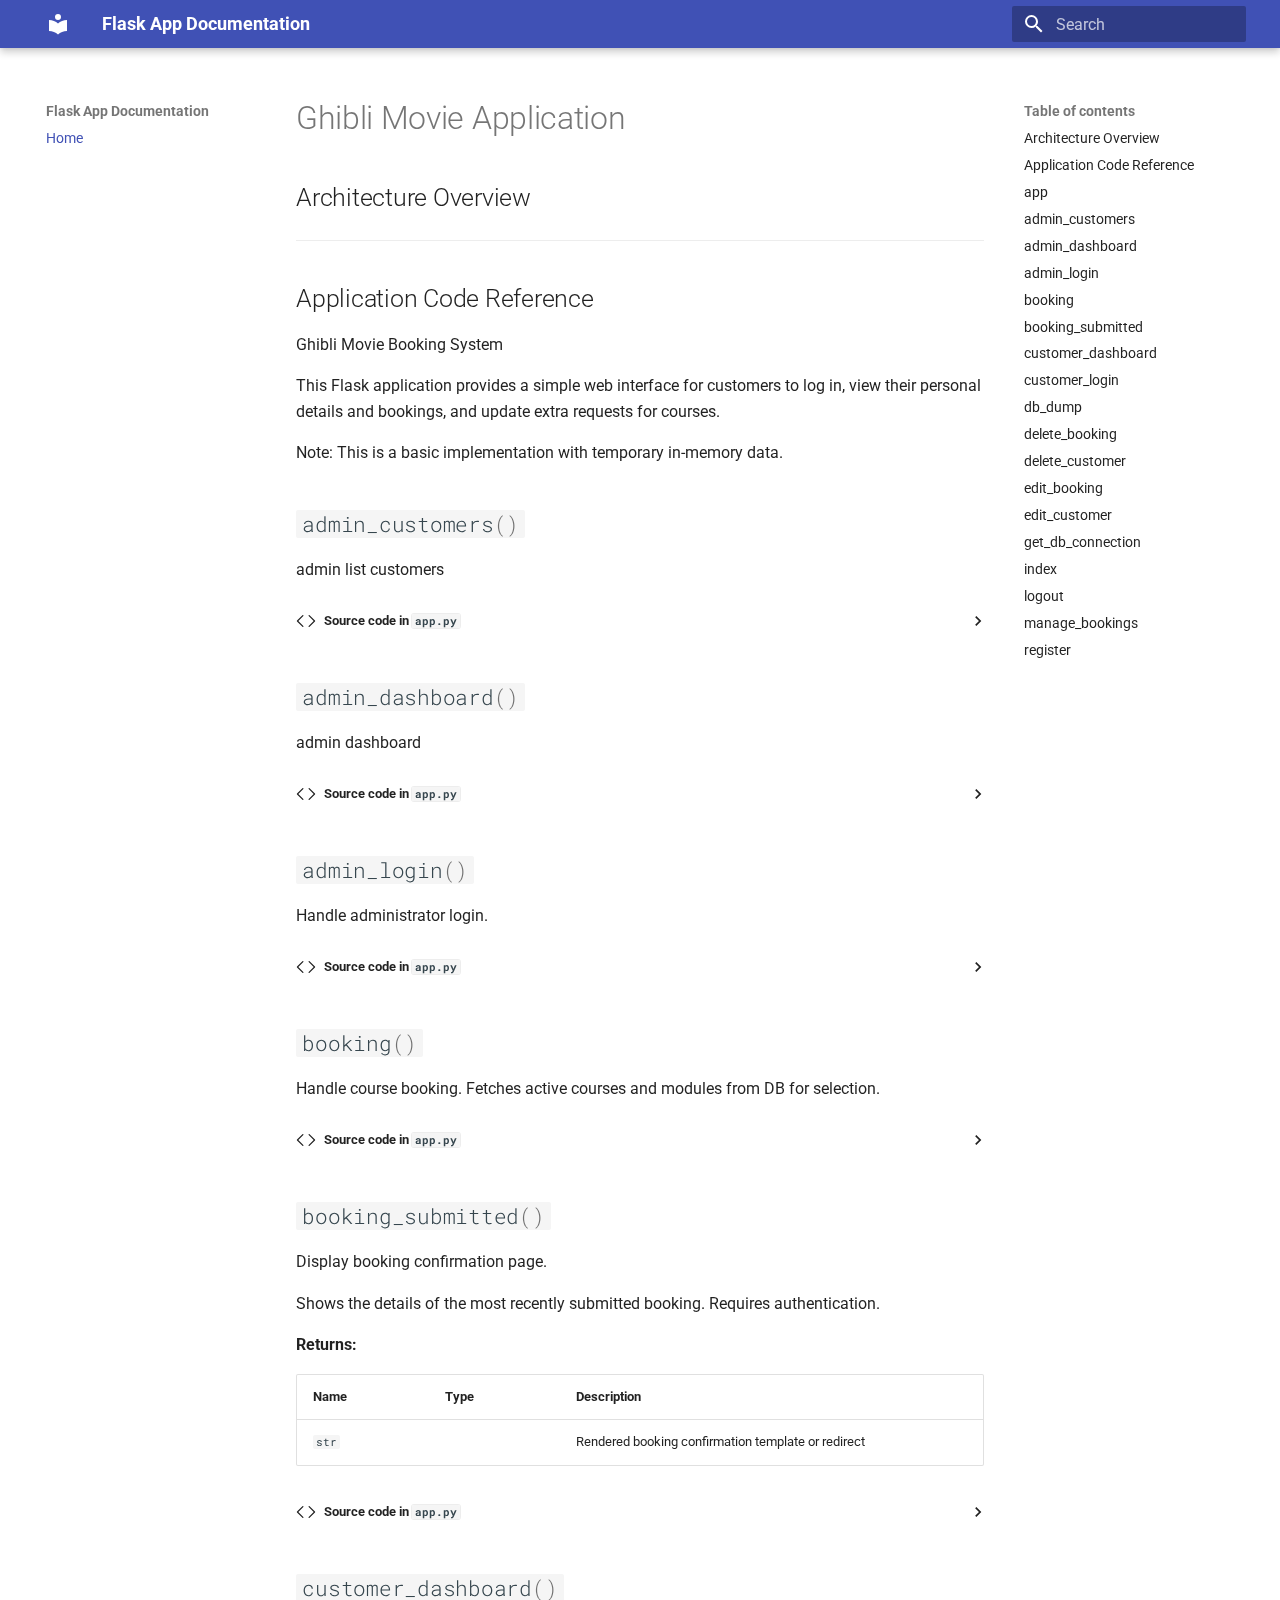
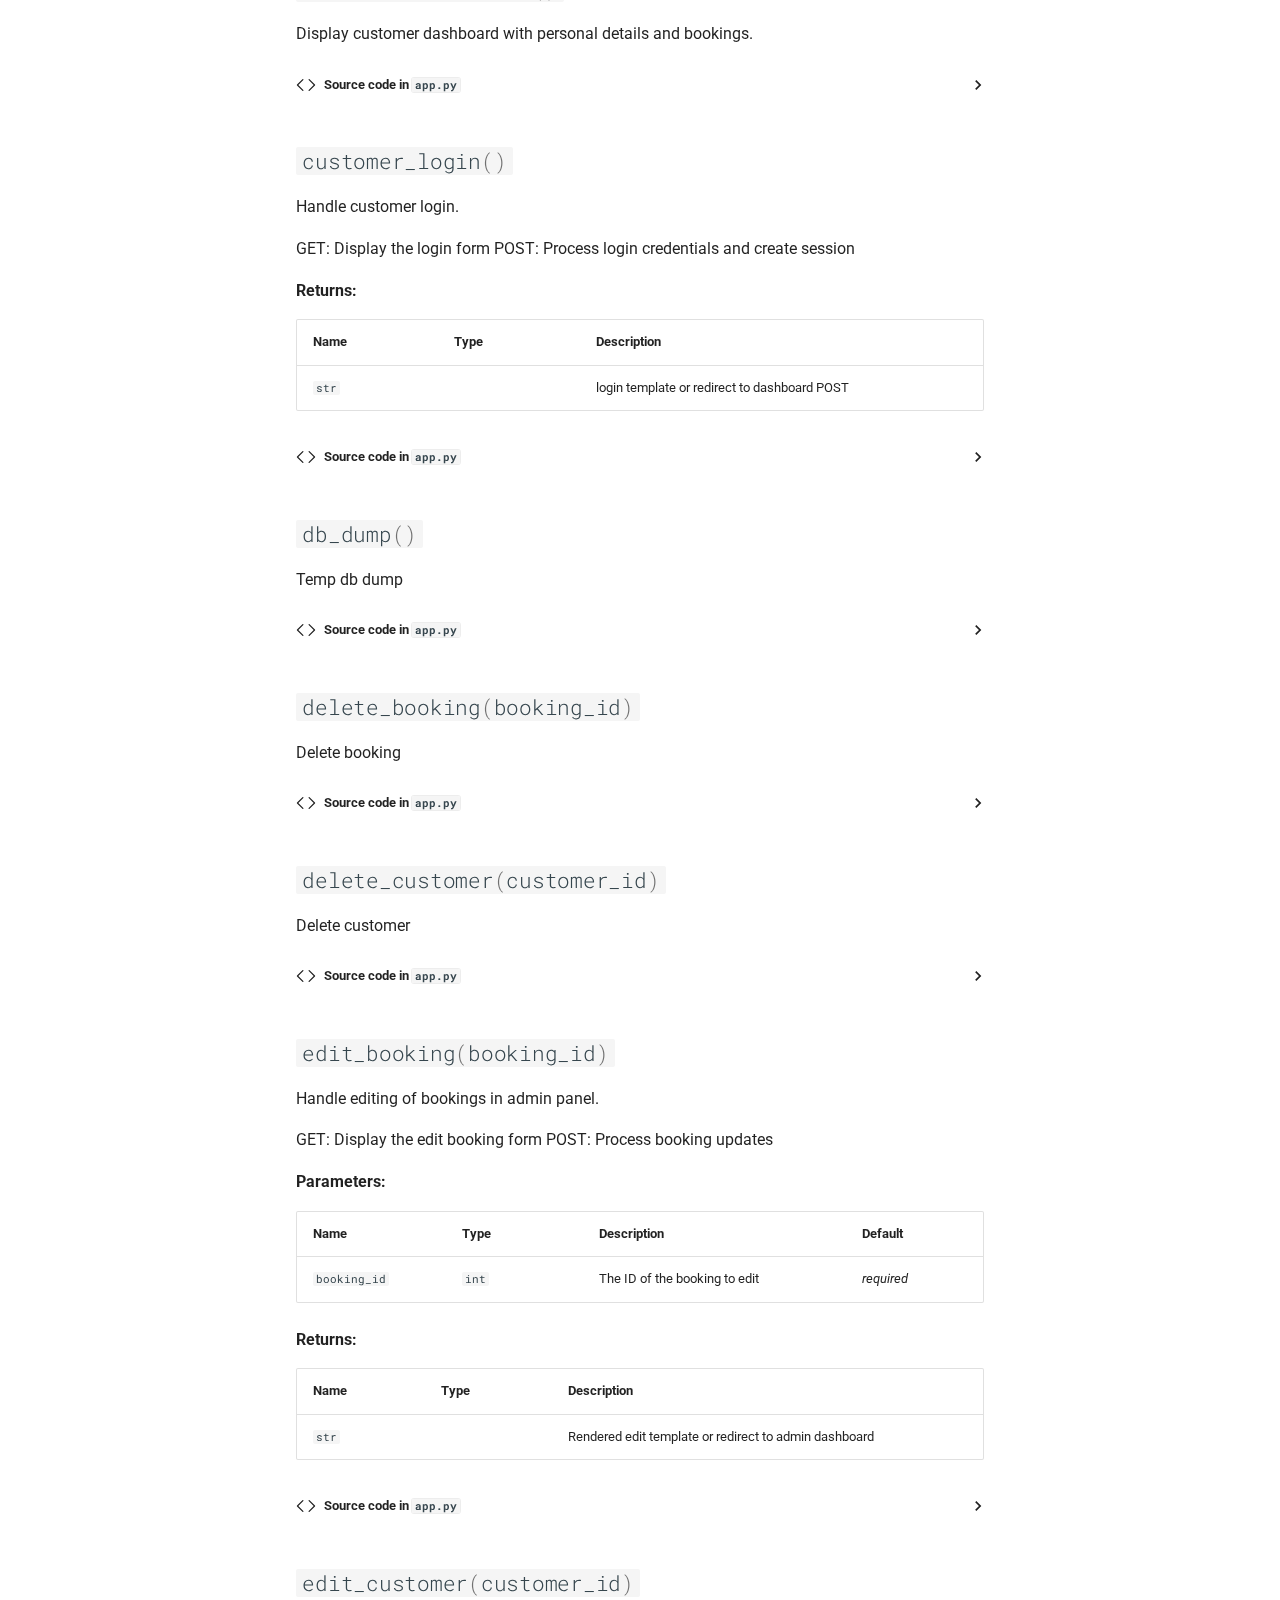
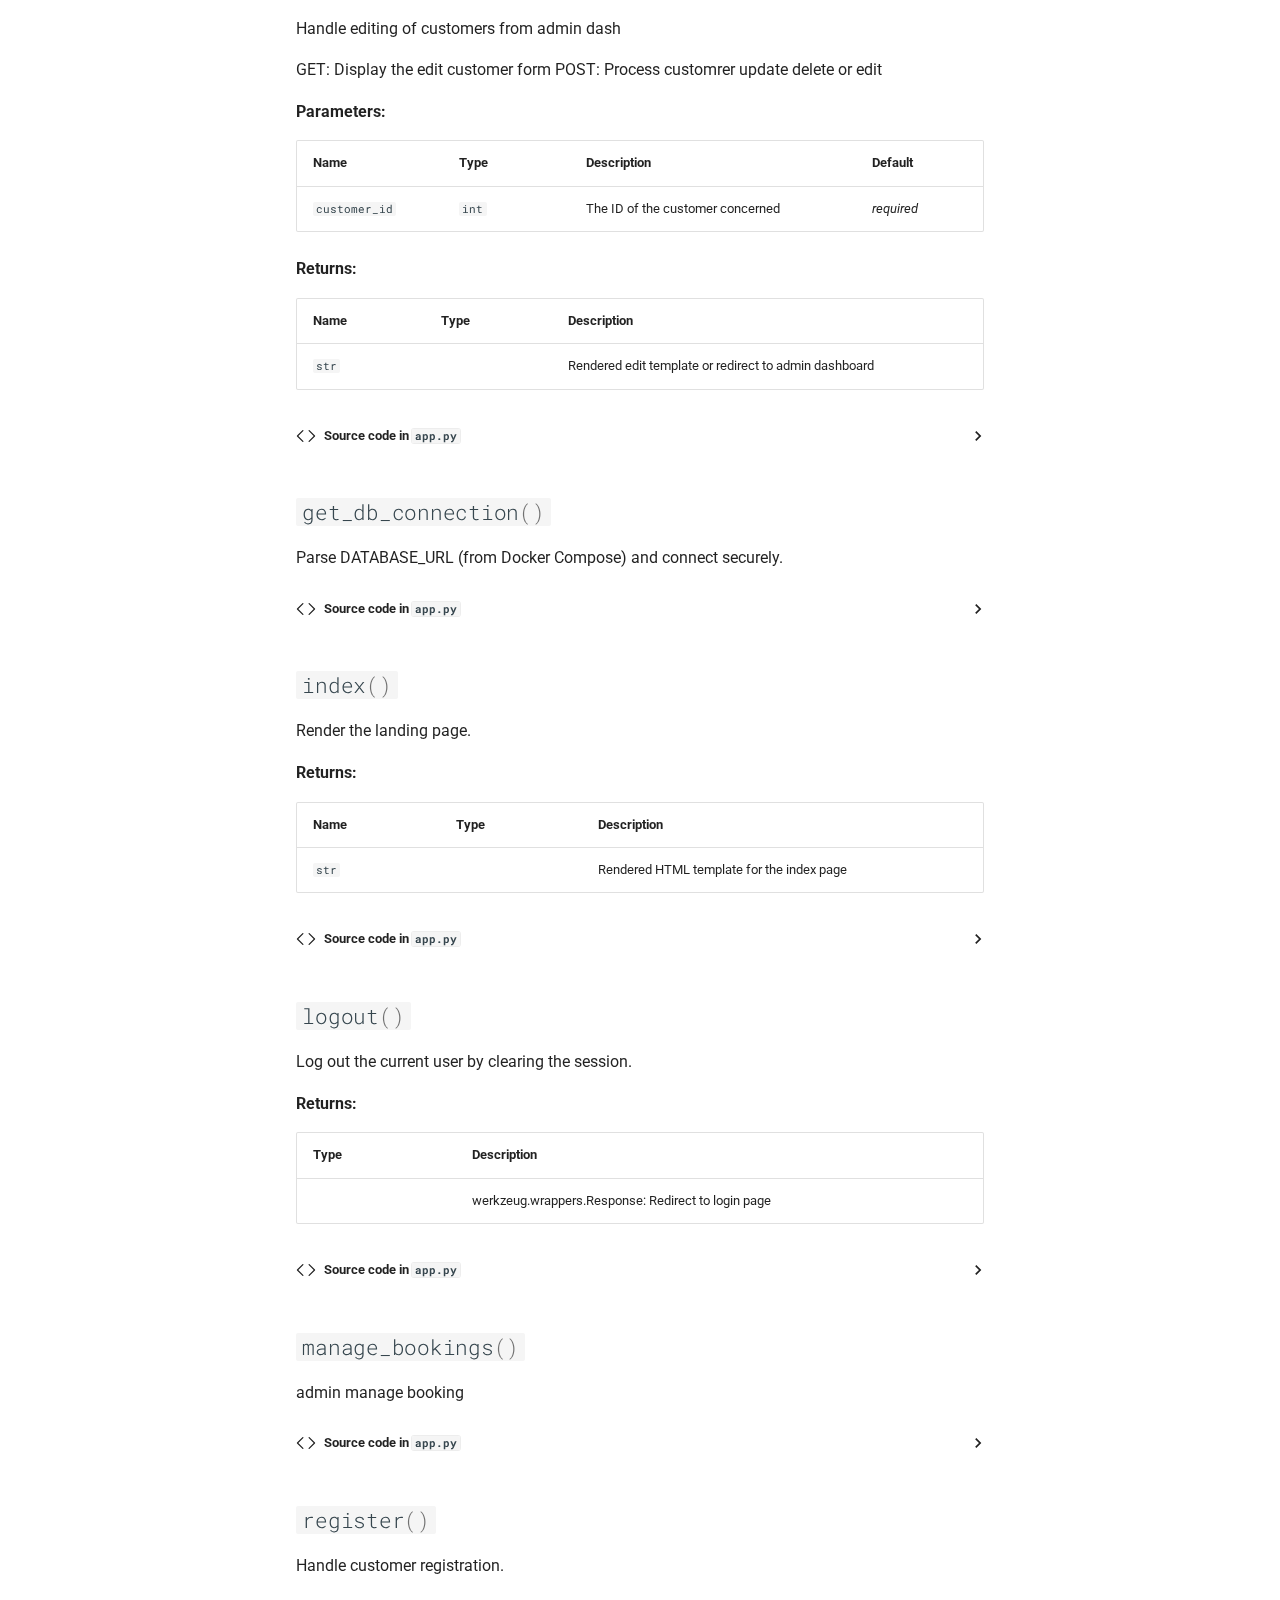
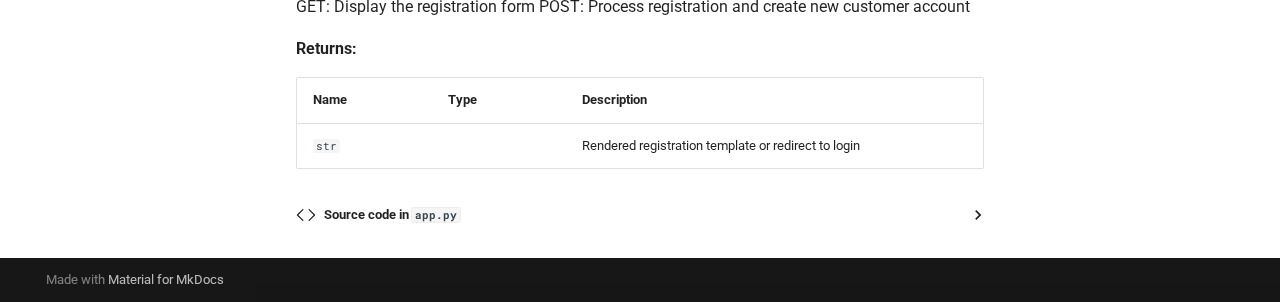
<file: index.html>
<!doctype html>
<html lang="en" class="no-js">
  <head>
    
      <meta charset="utf-8">
      <meta name="viewport" content="width=device-width,initial-scale=1">
      
      
      
      
      
      
        
      
      
      <link rel="icon" href="assets/images/favicon.png">
      <meta name="generator" content="mkdocs-1.6.1, mkdocs-material-9.7.3">
    
    
      
        <title>Flask App Documentation</title>
      
    
    
      <link rel="stylesheet" href="assets/stylesheets/main.484c7ddc.min.css">
      
      


    
    
      
    
    
      
        
        
        <link rel="preconnect" href="https://fonts.gstatic.com" crossorigin>
        <link rel="stylesheet" href="https://fonts.googleapis.com/css?family=Roboto:300,300i,400,400i,700,700i%7CRoboto+Mono:400,400i,700,700i&display=fallback">
        <style>:root{--md-text-font:"Roboto";--md-code-font:"Roboto Mono"}</style>
      
    
    
      <link rel="stylesheet" href="assets/_mkdocstrings.css">
    
    <script>__md_scope=new URL(".",location),__md_hash=e=>[...e].reduce(((e,_)=>(e<<5)-e+_.charCodeAt(0)),0),__md_get=(e,_=localStorage,t=__md_scope)=>JSON.parse(_.getItem(t.pathname+"."+e)),__md_set=(e,_,t=localStorage,a=__md_scope)=>{try{t.setItem(a.pathname+"."+e,JSON.stringify(_))}catch(e){}}</script>
    
      

    
    
  </head>
  
  
    <body dir="ltr">
  
    
    <input class="md-toggle" data-md-toggle="drawer" type="checkbox" id="__drawer" autocomplete="off">
    <input class="md-toggle" data-md-toggle="search" type="checkbox" id="__search" autocomplete="off">
    <label class="md-overlay" for="__drawer"></label>
    <div data-md-component="skip">
      
        
        <a href="#ghibli-movie-application" class="md-skip">
          Skip to content
        </a>
      
    </div>
    <div data-md-component="announce">
      
    </div>
    
    
      

  

<header class="md-header md-header--shadow" data-md-component="header">
  <nav class="md-header__inner md-grid" aria-label="Header">
    <a href="." title="Flask App Documentation" class="md-header__button md-logo" aria-label="Flask App Documentation" data-md-component="logo">
      
  
  <svg xmlns="http://www.w3.org/2000/svg" viewBox="0 0 24 24"><path d="M12 8a3 3 0 0 0 3-3 3 3 0 0 0-3-3 3 3 0 0 0-3 3 3 3 0 0 0 3 3m0 3.54C9.64 9.35 6.5 8 3 8v11c3.5 0 6.64 1.35 9 3.54 2.36-2.19 5.5-3.54 9-3.54V8c-3.5 0-6.64 1.35-9 3.54"/></svg>

    </a>
    <label class="md-header__button md-icon" for="__drawer">
      
      <svg xmlns="http://www.w3.org/2000/svg" viewBox="0 0 24 24"><path d="M3 6h18v2H3zm0 5h18v2H3zm0 5h18v2H3z"/></svg>
    </label>
    <div class="md-header__title" data-md-component="header-title">
      <div class="md-header__ellipsis">
        <div class="md-header__topic">
          <span class="md-ellipsis">
            Flask App Documentation
          </span>
        </div>
        <div class="md-header__topic" data-md-component="header-topic">
          <span class="md-ellipsis">
            
              Home
            
          </span>
        </div>
      </div>
    </div>
    
    
      <script>var palette=__md_get("__palette");if(palette&&palette.color){if("(prefers-color-scheme)"===palette.color.media){var media=matchMedia("(prefers-color-scheme: light)"),input=document.querySelector(media.matches?"[data-md-color-media='(prefers-color-scheme: light)']":"[data-md-color-media='(prefers-color-scheme: dark)']");palette.color.media=input.getAttribute("data-md-color-media"),palette.color.scheme=input.getAttribute("data-md-color-scheme"),palette.color.primary=input.getAttribute("data-md-color-primary"),palette.color.accent=input.getAttribute("data-md-color-accent")}for(var[key,value]of Object.entries(palette.color))document.body.setAttribute("data-md-color-"+key,value)}</script>
    
    
    
      
      
        <label class="md-header__button md-icon" for="__search">
          
          <svg xmlns="http://www.w3.org/2000/svg" viewBox="0 0 24 24"><path d="M9.5 3A6.5 6.5 0 0 1 16 9.5c0 1.61-.59 3.09-1.56 4.23l.27.27h.79l5 5-1.5 1.5-5-5v-.79l-.27-.27A6.52 6.52 0 0 1 9.5 16 6.5 6.5 0 0 1 3 9.5 6.5 6.5 0 0 1 9.5 3m0 2C7 5 5 7 5 9.5S7 14 9.5 14 14 12 14 9.5 12 5 9.5 5"/></svg>
        </label>
        <div class="md-search" data-md-component="search" role="dialog">
  <label class="md-search__overlay" for="__search"></label>
  <div class="md-search__inner" role="search">
    <form class="md-search__form" name="search">
      <input type="text" class="md-search__input" name="query" aria-label="Search" placeholder="Search" autocapitalize="off" autocorrect="off" autocomplete="off" spellcheck="false" data-md-component="search-query" required>
      <label class="md-search__icon md-icon" for="__search">
        
        <svg xmlns="http://www.w3.org/2000/svg" viewBox="0 0 24 24"><path d="M9.5 3A6.5 6.5 0 0 1 16 9.5c0 1.61-.59 3.09-1.56 4.23l.27.27h.79l5 5-1.5 1.5-5-5v-.79l-.27-.27A6.52 6.52 0 0 1 9.5 16 6.5 6.5 0 0 1 3 9.5 6.5 6.5 0 0 1 9.5 3m0 2C7 5 5 7 5 9.5S7 14 9.5 14 14 12 14 9.5 12 5 9.5 5"/></svg>
        
        <svg xmlns="http://www.w3.org/2000/svg" viewBox="0 0 24 24"><path d="M20 11v2H8l5.5 5.5-1.42 1.42L4.16 12l7.92-7.92L13.5 5.5 8 11z"/></svg>
      </label>
      <nav class="md-search__options" aria-label="Search">
        
        <button type="reset" class="md-search__icon md-icon" title="Clear" aria-label="Clear" tabindex="-1">
          
          <svg xmlns="http://www.w3.org/2000/svg" viewBox="0 0 24 24"><path d="M19 6.41 17.59 5 12 10.59 6.41 5 5 6.41 10.59 12 5 17.59 6.41 19 12 13.41 17.59 19 19 17.59 13.41 12z"/></svg>
        </button>
      </nav>
      
    </form>
    <div class="md-search__output">
      <div class="md-search__scrollwrap" tabindex="0" data-md-scrollfix>
        <div class="md-search-result" data-md-component="search-result">
          <div class="md-search-result__meta">
            Initializing search
          </div>
          <ol class="md-search-result__list" role="presentation"></ol>
        </div>
      </div>
    </div>
  </div>
</div>
      
    
    
  </nav>
  
</header>
    
    <div class="md-container" data-md-component="container">
      
      
        
          
        
      
      <main class="md-main" data-md-component="main">
        <div class="md-main__inner md-grid">
          
            
              
              <div class="md-sidebar md-sidebar--primary" data-md-component="sidebar" data-md-type="navigation" >
                <div class="md-sidebar__scrollwrap">
                  <div class="md-sidebar__inner">
                    



<nav class="md-nav md-nav--primary" aria-label="Navigation" data-md-level="0">
  <label class="md-nav__title" for="__drawer">
    <a href="." title="Flask App Documentation" class="md-nav__button md-logo" aria-label="Flask App Documentation" data-md-component="logo">
      
  
  <svg xmlns="http://www.w3.org/2000/svg" viewBox="0 0 24 24"><path d="M12 8a3 3 0 0 0 3-3 3 3 0 0 0-3-3 3 3 0 0 0-3 3 3 3 0 0 0 3 3m0 3.54C9.64 9.35 6.5 8 3 8v11c3.5 0 6.64 1.35 9 3.54 2.36-2.19 5.5-3.54 9-3.54V8c-3.5 0-6.64 1.35-9 3.54"/></svg>

    </a>
    Flask App Documentation
  </label>
  
  <ul class="md-nav__list" data-md-scrollfix>
    
      
      
  
  
    
  
  
  
    <li class="md-nav__item md-nav__item--active">
      
      <input class="md-nav__toggle md-toggle" type="checkbox" id="__toc">
      
      
        
      
      
        <label class="md-nav__link md-nav__link--active" for="__toc">
          
  
  
  <span class="md-ellipsis">
    
  
    Home
  

    
  </span>
  
  

          <span class="md-nav__icon md-icon"></span>
        </label>
      
      <a href="." class="md-nav__link md-nav__link--active">
        
  
  
  <span class="md-ellipsis">
    
  
    Home
  

    
  </span>
  
  

      </a>
      
        

<nav class="md-nav md-nav--secondary" aria-label="Table of contents">
  
  
  
    
  
  
    <label class="md-nav__title" for="__toc">
      <span class="md-nav__icon md-icon"></span>
      Table of contents
    </label>
    <ul class="md-nav__list" data-md-component="toc" data-md-scrollfix>
      
        <li class="md-nav__item">
  <a href="#architecture-overview" class="md-nav__link">
    <span class="md-ellipsis">
      
        Architecture Overview
      
    </span>
  </a>
  
</li>
      
        <li class="md-nav__item">
  <a href="#application-code-reference" class="md-nav__link">
    <span class="md-ellipsis">
      
        Application Code Reference
      
    </span>
  </a>
  
</li>
      
        <li class="md-nav__item">
  <a href="#app" class="md-nav__link">
    <span class="md-ellipsis">
      
        app
      
    </span>
  </a>
  
</li>
      
        <li class="md-nav__item">
  <a href="#app.admin_customers" class="md-nav__link">
    <span class="md-ellipsis">
      
        admin_customers
      
    </span>
  </a>
  
</li>
      
        <li class="md-nav__item">
  <a href="#app.admin_dashboard" class="md-nav__link">
    <span class="md-ellipsis">
      
        admin_dashboard
      
    </span>
  </a>
  
</li>
      
        <li class="md-nav__item">
  <a href="#app.admin_login" class="md-nav__link">
    <span class="md-ellipsis">
      
        admin_login
      
    </span>
  </a>
  
</li>
      
        <li class="md-nav__item">
  <a href="#app.booking" class="md-nav__link">
    <span class="md-ellipsis">
      
        booking
      
    </span>
  </a>
  
</li>
      
        <li class="md-nav__item">
  <a href="#app.booking_submitted" class="md-nav__link">
    <span class="md-ellipsis">
      
        booking_submitted
      
    </span>
  </a>
  
</li>
      
        <li class="md-nav__item">
  <a href="#app.customer_dashboard" class="md-nav__link">
    <span class="md-ellipsis">
      
        customer_dashboard
      
    </span>
  </a>
  
</li>
      
        <li class="md-nav__item">
  <a href="#app.customer_login" class="md-nav__link">
    <span class="md-ellipsis">
      
        customer_login
      
    </span>
  </a>
  
</li>
      
        <li class="md-nav__item">
  <a href="#app.db_dump" class="md-nav__link">
    <span class="md-ellipsis">
      
        db_dump
      
    </span>
  </a>
  
</li>
      
        <li class="md-nav__item">
  <a href="#app.delete_booking" class="md-nav__link">
    <span class="md-ellipsis">
      
        delete_booking
      
    </span>
  </a>
  
</li>
      
        <li class="md-nav__item">
  <a href="#app.delete_customer" class="md-nav__link">
    <span class="md-ellipsis">
      
        delete_customer
      
    </span>
  </a>
  
</li>
      
        <li class="md-nav__item">
  <a href="#app.edit_booking" class="md-nav__link">
    <span class="md-ellipsis">
      
        edit_booking
      
    </span>
  </a>
  
</li>
      
        <li class="md-nav__item">
  <a href="#app.edit_customer" class="md-nav__link">
    <span class="md-ellipsis">
      
        edit_customer
      
    </span>
  </a>
  
</li>
      
        <li class="md-nav__item">
  <a href="#app.get_db_connection" class="md-nav__link">
    <span class="md-ellipsis">
      
        get_db_connection
      
    </span>
  </a>
  
</li>
      
        <li class="md-nav__item">
  <a href="#app.index" class="md-nav__link">
    <span class="md-ellipsis">
      
        index
      
    </span>
  </a>
  
</li>
      
        <li class="md-nav__item">
  <a href="#app.logout" class="md-nav__link">
    <span class="md-ellipsis">
      
        logout
      
    </span>
  </a>
  
</li>
      
        <li class="md-nav__item">
  <a href="#app.manage_bookings" class="md-nav__link">
    <span class="md-ellipsis">
      
        manage_bookings
      
    </span>
  </a>
  
</li>
      
        <li class="md-nav__item">
  <a href="#app.register" class="md-nav__link">
    <span class="md-ellipsis">
      
        register
      
    </span>
  </a>
  
</li>
      
    </ul>
  
</nav>
      
    </li>
  

    
  </ul>
</nav>
                  </div>
                </div>
              </div>
            
            
              
              <div class="md-sidebar md-sidebar--secondary" data-md-component="sidebar" data-md-type="toc" >
                <div class="md-sidebar__scrollwrap">
                  <div class="md-sidebar__inner">
                    

<nav class="md-nav md-nav--secondary" aria-label="Table of contents">
  
  
  
    
  
  
    <label class="md-nav__title" for="__toc">
      <span class="md-nav__icon md-icon"></span>
      Table of contents
    </label>
    <ul class="md-nav__list" data-md-component="toc" data-md-scrollfix>
      
        <li class="md-nav__item">
  <a href="#architecture-overview" class="md-nav__link">
    <span class="md-ellipsis">
      
        Architecture Overview
      
    </span>
  </a>
  
</li>
      
        <li class="md-nav__item">
  <a href="#application-code-reference" class="md-nav__link">
    <span class="md-ellipsis">
      
        Application Code Reference
      
    </span>
  </a>
  
</li>
      
        <li class="md-nav__item">
  <a href="#app" class="md-nav__link">
    <span class="md-ellipsis">
      
        app
      
    </span>
  </a>
  
</li>
      
        <li class="md-nav__item">
  <a href="#app.admin_customers" class="md-nav__link">
    <span class="md-ellipsis">
      
        admin_customers
      
    </span>
  </a>
  
</li>
      
        <li class="md-nav__item">
  <a href="#app.admin_dashboard" class="md-nav__link">
    <span class="md-ellipsis">
      
        admin_dashboard
      
    </span>
  </a>
  
</li>
      
        <li class="md-nav__item">
  <a href="#app.admin_login" class="md-nav__link">
    <span class="md-ellipsis">
      
        admin_login
      
    </span>
  </a>
  
</li>
      
        <li class="md-nav__item">
  <a href="#app.booking" class="md-nav__link">
    <span class="md-ellipsis">
      
        booking
      
    </span>
  </a>
  
</li>
      
        <li class="md-nav__item">
  <a href="#app.booking_submitted" class="md-nav__link">
    <span class="md-ellipsis">
      
        booking_submitted
      
    </span>
  </a>
  
</li>
      
        <li class="md-nav__item">
  <a href="#app.customer_dashboard" class="md-nav__link">
    <span class="md-ellipsis">
      
        customer_dashboard
      
    </span>
  </a>
  
</li>
      
        <li class="md-nav__item">
  <a href="#app.customer_login" class="md-nav__link">
    <span class="md-ellipsis">
      
        customer_login
      
    </span>
  </a>
  
</li>
      
        <li class="md-nav__item">
  <a href="#app.db_dump" class="md-nav__link">
    <span class="md-ellipsis">
      
        db_dump
      
    </span>
  </a>
  
</li>
      
        <li class="md-nav__item">
  <a href="#app.delete_booking" class="md-nav__link">
    <span class="md-ellipsis">
      
        delete_booking
      
    </span>
  </a>
  
</li>
      
        <li class="md-nav__item">
  <a href="#app.delete_customer" class="md-nav__link">
    <span class="md-ellipsis">
      
        delete_customer
      
    </span>
  </a>
  
</li>
      
        <li class="md-nav__item">
  <a href="#app.edit_booking" class="md-nav__link">
    <span class="md-ellipsis">
      
        edit_booking
      
    </span>
  </a>
  
</li>
      
        <li class="md-nav__item">
  <a href="#app.edit_customer" class="md-nav__link">
    <span class="md-ellipsis">
      
        edit_customer
      
    </span>
  </a>
  
</li>
      
        <li class="md-nav__item">
  <a href="#app.get_db_connection" class="md-nav__link">
    <span class="md-ellipsis">
      
        get_db_connection
      
    </span>
  </a>
  
</li>
      
        <li class="md-nav__item">
  <a href="#app.index" class="md-nav__link">
    <span class="md-ellipsis">
      
        index
      
    </span>
  </a>
  
</li>
      
        <li class="md-nav__item">
  <a href="#app.logout" class="md-nav__link">
    <span class="md-ellipsis">
      
        logout
      
    </span>
  </a>
  
</li>
      
        <li class="md-nav__item">
  <a href="#app.manage_bookings" class="md-nav__link">
    <span class="md-ellipsis">
      
        manage_bookings
      
    </span>
  </a>
  
</li>
      
        <li class="md-nav__item">
  <a href="#app.register" class="md-nav__link">
    <span class="md-ellipsis">
      
        register
      
    </span>
  </a>
  
</li>
      
    </ul>
  
</nav>
                  </div>
                </div>
              </div>
            
          
          
            <div class="md-content" data-md-component="content">
              
              <article class="md-content__inner md-typeset">
                
                  



<h1 id="ghibli-movie-application">Ghibli Movie Application</h1>
<h2 id="architecture-overview">Architecture Overview</h2>
<hr />
<h2 id="application-code-reference">Application Code Reference</h2>


<div class="doc doc-object doc-module">



<a id="app"></a>
    <div class="doc doc-contents first">

        <p>Ghibli Movie Booking System</p>
<p>This Flask application provides a simple web interface for customers to log in,
view their personal details and bookings, and update extra requests for courses.</p>
<p>Note: This is a basic implementation with temporary in-memory data.</p>










<div class="doc doc-children">










<div class="doc doc-object doc-function">


<h2 id="app.admin_customers" class="doc doc-heading">
            <code class="highlight language-python"><span class="n">admin_customers</span><span class="p">()</span></code>

</h2>


    <div class="doc doc-contents ">

        <p>admin list customers</p>


            <details class="mkdocstrings-source">
              <summary>Source code in <code>app.py</code></summary>
              <div class="highlight"><table class="highlighttable"><tr><td class="linenos"><div class="linenodiv"><pre><span></span><span class="normal">826</span>
<span class="normal">827</span>
<span class="normal">828</span>
<span class="normal">829</span>
<span class="normal">830</span>
<span class="normal">831</span>
<span class="normal">832</span>
<span class="normal">833</span>
<span class="normal">834</span>
<span class="normal">835</span>
<span class="normal">836</span>
<span class="normal">837</span>
<span class="normal">838</span>
<span class="normal">839</span>
<span class="normal">840</span>
<span class="normal">841</span>
<span class="normal">842</span>
<span class="normal">843</span>
<span class="normal">844</span>
<span class="normal">845</span>
<span class="normal">846</span>
<span class="normal">847</span>
<span class="normal">848</span>
<span class="normal">849</span>
<span class="normal">850</span>
<span class="normal">851</span>
<span class="normal">852</span>
<span class="normal">853</span>
<span class="normal">854</span>
<span class="normal">855</span>
<span class="normal">856</span>
<span class="normal">857</span>
<span class="normal">858</span>
<span class="normal">859</span>
<span class="normal">860</span></pre></div></td><td class="code"><div><pre><span></span><code><span class="nd">@app</span><span class="o">.</span><span class="n">route</span><span class="p">(</span><span class="s2">&quot;/admin/customers&quot;</span><span class="p">)</span>
<span class="k">def</span><span class="w"> </span><span class="nf">admin_customers</span><span class="p">():</span>
<span class="w">    </span><span class="sd">&quot;&quot;&quot;</span>
<span class="sd">    admin list customers</span>
<span class="sd">    &quot;&quot;&quot;</span>
    <span class="k">if</span> <span class="n">session</span><span class="o">.</span><span class="n">get</span><span class="p">(</span><span class="s2">&quot;role&quot;</span><span class="p">)</span> <span class="o">!=</span> <span class="s2">&quot;admin&quot;</span><span class="p">:</span>
        <span class="k">return</span> <span class="n">redirect</span><span class="p">(</span><span class="n">url_for</span><span class="p">(</span><span class="s2">&quot;admin_login&quot;</span><span class="p">))</span>

    <span class="n">conn</span> <span class="o">=</span> <span class="kc">None</span>
    <span class="k">try</span><span class="p">:</span>
        <span class="n">conn</span> <span class="o">=</span> <span class="n">get_db_connection</span><span class="p">()</span>
        <span class="n">cur</span> <span class="o">=</span> <span class="n">conn</span><span class="o">.</span><span class="n">cursor</span><span class="p">()</span>
        <span class="n">cur</span><span class="o">.</span><span class="n">execute</span><span class="p">(</span><span class="s2">&quot;&quot;&quot;</span>
<span class="s2">            SELECT customer_id, name, last_name, email, phone, created_at</span>
<span class="s2">            FROM customers</span>
<span class="s2">            ORDER BY customer_id DESC</span>
<span class="s2">        &quot;&quot;&quot;</span><span class="p">)</span>
        <span class="n">rows</span> <span class="o">=</span> <span class="n">cur</span><span class="o">.</span><span class="n">fetchall</span><span class="p">()</span>
        <span class="n">customers</span> <span class="o">=</span> <span class="p">[</span>
            <span class="p">{</span>
                <span class="s2">&quot;id&quot;</span><span class="p">:</span> <span class="n">r</span><span class="p">[</span><span class="mi">0</span><span class="p">],</span>
                <span class="s2">&quot;name&quot;</span><span class="p">:</span> <span class="n">r</span><span class="p">[</span><span class="mi">1</span><span class="p">],</span>
                <span class="s2">&quot;last_name&quot;</span><span class="p">:</span> <span class="n">r</span><span class="p">[</span><span class="mi">2</span><span class="p">],</span>
                <span class="s2">&quot;email&quot;</span><span class="p">:</span> <span class="n">r</span><span class="p">[</span><span class="mi">3</span><span class="p">],</span>
                <span class="s2">&quot;phone&quot;</span><span class="p">:</span> <span class="n">r</span><span class="p">[</span><span class="mi">4</span><span class="p">],</span>
                <span class="s2">&quot;created&quot;</span><span class="p">:</span> <span class="n">r</span><span class="p">[</span><span class="mi">5</span><span class="p">],</span>
            <span class="p">}</span>
            <span class="k">for</span> <span class="n">r</span> <span class="ow">in</span> <span class="n">rows</span>
        <span class="p">]</span>
        <span class="k">return</span> <span class="n">render_template</span><span class="p">(</span><span class="s2">&quot;manage_customers.html&quot;</span><span class="p">,</span> <span class="n">customerlist</span><span class="o">=</span><span class="n">customers</span><span class="p">)</span>
    <span class="k">except</span> <span class="ne">Exception</span> <span class="k">as</span> <span class="n">e</span><span class="p">:</span>
        <span class="k">return</span> <span class="sa">f</span><span class="s2">&quot;Admin Stats Error: </span><span class="si">{</span><span class="n">e</span><span class="si">}</span><span class="s2">&quot;</span><span class="p">,</span> <span class="mi">500</span>
    <span class="k">finally</span><span class="p">:</span>
        <span class="k">if</span> <span class="n">conn</span><span class="p">:</span>
            <span class="n">conn</span><span class="o">.</span><span class="n">close</span><span class="p">()</span>
</code></pre></div></td></tr></table></div>
            </details>
    </div>

</div>

<div class="doc doc-object doc-function">


<h2 id="app.admin_dashboard" class="doc doc-heading">
            <code class="highlight language-python"><span class="n">admin_dashboard</span><span class="p">()</span></code>

</h2>


    <div class="doc doc-contents ">

        <p>admin dashboard</p>


            <details class="mkdocstrings-source">
              <summary>Source code in <code>app.py</code></summary>
              <div class="highlight"><table class="highlighttable"><tr><td class="linenos"><div class="linenodiv"><pre><span></span><span class="normal">678</span>
<span class="normal">679</span>
<span class="normal">680</span>
<span class="normal">681</span>
<span class="normal">682</span>
<span class="normal">683</span>
<span class="normal">684</span>
<span class="normal">685</span>
<span class="normal">686</span>
<span class="normal">687</span>
<span class="normal">688</span>
<span class="normal">689</span>
<span class="normal">690</span>
<span class="normal">691</span>
<span class="normal">692</span>
<span class="normal">693</span>
<span class="normal">694</span>
<span class="normal">695</span>
<span class="normal">696</span>
<span class="normal">697</span>
<span class="normal">698</span>
<span class="normal">699</span>
<span class="normal">700</span>
<span class="normal">701</span>
<span class="normal">702</span>
<span class="normal">703</span>
<span class="normal">704</span>
<span class="normal">705</span>
<span class="normal">706</span>
<span class="normal">707</span>
<span class="normal">708</span>
<span class="normal">709</span>
<span class="normal">710</span></pre></div></td><td class="code"><div><pre><span></span><code><span class="nd">@app</span><span class="o">.</span><span class="n">route</span><span class="p">(</span><span class="s2">&quot;/admin&quot;</span><span class="p">)</span>
<span class="k">def</span><span class="w"> </span><span class="nf">admin_dashboard</span><span class="p">():</span>
<span class="w">    </span><span class="sd">&quot;&quot;&quot;</span>
<span class="sd">    admin dashboard</span>
<span class="sd">    &quot;&quot;&quot;</span>
    <span class="k">if</span> <span class="n">session</span><span class="o">.</span><span class="n">get</span><span class="p">(</span><span class="s2">&quot;role&quot;</span><span class="p">)</span> <span class="o">!=</span> <span class="s2">&quot;admin&quot;</span><span class="p">:</span>
        <span class="k">return</span> <span class="n">redirect</span><span class="p">(</span><span class="n">url_for</span><span class="p">(</span><span class="s2">&quot;admin_login&quot;</span><span class="p">))</span>

    <span class="n">conn</span> <span class="o">=</span> <span class="kc">None</span>
    <span class="k">try</span><span class="p">:</span>
        <span class="n">conn</span> <span class="o">=</span> <span class="n">get_db_connection</span><span class="p">()</span>
        <span class="n">cur</span> <span class="o">=</span> <span class="n">conn</span><span class="o">.</span><span class="n">cursor</span><span class="p">()</span>

        <span class="n">cur</span><span class="o">.</span><span class="n">execute</span><span class="p">(</span><span class="s2">&quot;SELECT COUNT(*) FROM customers&quot;</span><span class="p">)</span>
        <span class="n">customer_count</span> <span class="o">=</span> <span class="n">cur</span><span class="o">.</span><span class="n">fetchone</span><span class="p">()[</span><span class="mi">0</span><span class="p">]</span>

        <span class="n">cur</span><span class="o">.</span><span class="n">execute</span><span class="p">(</span><span class="s2">&quot;SELECT COUNT(*) FROM courses&quot;</span><span class="p">)</span>
        <span class="n">course_count</span> <span class="o">=</span> <span class="n">cur</span><span class="o">.</span><span class="n">fetchone</span><span class="p">()[</span><span class="mi">0</span><span class="p">]</span>

        <span class="n">cur</span><span class="o">.</span><span class="n">execute</span><span class="p">(</span><span class="s2">&quot;SELECT COUNT(*) FROM bookings&quot;</span><span class="p">)</span>
        <span class="n">booking_count</span> <span class="o">=</span> <span class="n">cur</span><span class="o">.</span><span class="n">fetchone</span><span class="p">()[</span><span class="mi">0</span><span class="p">]</span>

        <span class="k">return</span> <span class="n">render_template</span><span class="p">(</span>
            <span class="s2">&quot;admin_dashboard.html&quot;</span><span class="p">,</span>
            <span class="n">customer_count</span><span class="o">=</span><span class="n">customer_count</span><span class="p">,</span>
            <span class="n">course_count</span><span class="o">=</span><span class="n">course_count</span><span class="p">,</span>
            <span class="n">booking_count</span><span class="o">=</span><span class="n">booking_count</span>
        <span class="p">)</span>
    <span class="k">except</span> <span class="ne">Exception</span> <span class="k">as</span> <span class="n">e</span><span class="p">:</span>
        <span class="k">return</span> <span class="sa">f</span><span class="s2">&quot;Admin Stats Error: </span><span class="si">{</span><span class="n">e</span><span class="si">}</span><span class="s2">&quot;</span><span class="p">,</span> <span class="mi">500</span>
    <span class="k">finally</span><span class="p">:</span>
        <span class="k">if</span> <span class="n">conn</span><span class="p">:</span>
            <span class="n">conn</span><span class="o">.</span><span class="n">close</span><span class="p">()</span>
</code></pre></div></td></tr></table></div>
            </details>
    </div>

</div>

<div class="doc doc-object doc-function">


<h2 id="app.admin_login" class="doc doc-heading">
            <code class="highlight language-python"><span class="n">admin_login</span><span class="p">()</span></code>

</h2>


    <div class="doc doc-contents ">

        <p>Handle administrator login.</p>


            <details class="mkdocstrings-source">
              <summary>Source code in <code>app.py</code></summary>
              <div class="highlight"><table class="highlighttable"><tr><td class="linenos"><div class="linenodiv"><pre><span></span><span class="normal">629</span>
<span class="normal">630</span>
<span class="normal">631</span>
<span class="normal">632</span>
<span class="normal">633</span>
<span class="normal">634</span>
<span class="normal">635</span>
<span class="normal">636</span>
<span class="normal">637</span>
<span class="normal">638</span>
<span class="normal">639</span>
<span class="normal">640</span>
<span class="normal">641</span>
<span class="normal">642</span>
<span class="normal">643</span>
<span class="normal">644</span>
<span class="normal">645</span>
<span class="normal">646</span>
<span class="normal">647</span>
<span class="normal">648</span>
<span class="normal">649</span>
<span class="normal">650</span>
<span class="normal">651</span>
<span class="normal">652</span>
<span class="normal">653</span>
<span class="normal">654</span>
<span class="normal">655</span>
<span class="normal">656</span>
<span class="normal">657</span>
<span class="normal">658</span>
<span class="normal">659</span>
<span class="normal">660</span>
<span class="normal">661</span>
<span class="normal">662</span>
<span class="normal">663</span>
<span class="normal">664</span>
<span class="normal">665</span>
<span class="normal">666</span>
<span class="normal">667</span>
<span class="normal">668</span>
<span class="normal">669</span>
<span class="normal">670</span>
<span class="normal">671</span>
<span class="normal">672</span></pre></div></td><td class="code"><div><pre><span></span><code><span class="nd">@app</span><span class="o">.</span><span class="n">route</span><span class="p">(</span><span class="s2">&quot;/admin/login&quot;</span><span class="p">,</span> <span class="n">methods</span><span class="o">=</span><span class="p">[</span><span class="s2">&quot;GET&quot;</span><span class="p">,</span> <span class="s2">&quot;POST&quot;</span><span class="p">])</span>
<span class="k">def</span><span class="w"> </span><span class="nf">admin_login</span><span class="p">():</span>
<span class="w">    </span><span class="sd">&quot;&quot;&quot;</span>
<span class="sd">    Handle administrator login.</span>
<span class="sd">    &quot;&quot;&quot;</span>
    <span class="k">if</span> <span class="n">request</span><span class="o">.</span><span class="n">method</span> <span class="o">==</span> <span class="s2">&quot;POST&quot;</span><span class="p">:</span>
        <span class="n">email</span> <span class="o">=</span> <span class="n">request</span><span class="o">.</span><span class="n">form</span><span class="p">[</span><span class="s2">&quot;email&quot;</span><span class="p">]</span>
        <span class="n">password</span> <span class="o">=</span> <span class="n">request</span><span class="o">.</span><span class="n">form</span><span class="p">[</span><span class="s2">&quot;password&quot;</span><span class="p">]</span>

        <span class="n">conn</span> <span class="o">=</span> <span class="kc">None</span>
        <span class="k">try</span><span class="p">:</span>
            <span class="n">conn</span> <span class="o">=</span> <span class="n">get_db_connection</span><span class="p">()</span>
            <span class="n">cur</span> <span class="o">=</span> <span class="n">conn</span><span class="o">.</span><span class="n">cursor</span><span class="p">()</span>

            <span class="n">cur</span><span class="o">.</span><span class="n">execute</span><span class="p">(</span>
<span class="w">                </span><span class="sd">&quot;&quot;&quot;</span>
<span class="sd">                SELECT admin_id, name, email, password</span>
<span class="sd">                FROM admins</span>
<span class="sd">                WHERE email = %s</span>
<span class="sd">            &quot;&quot;&quot;</span><span class="p">,</span>
                <span class="p">(</span><span class="n">email</span><span class="p">,),</span>
            <span class="p">)</span>

            <span class="n">row</span> <span class="o">=</span> <span class="n">cur</span><span class="o">.</span><span class="n">fetchone</span><span class="p">()</span>
            <span class="n">cur</span><span class="o">.</span><span class="n">close</span><span class="p">()</span>
            <span class="n">conn</span><span class="o">.</span><span class="n">close</span><span class="p">()</span>

        <span class="k">except</span> <span class="ne">Exception</span><span class="p">:</span>
            <span class="n">flash</span><span class="p">(</span><span class="s2">&quot;Database error occurred.&quot;</span><span class="p">,</span> <span class="s2">&quot;error&quot;</span><span class="p">)</span>
            <span class="k">return</span> <span class="n">render_template</span><span class="p">(</span><span class="s2">&quot;admin_login.html&quot;</span><span class="p">),</span> <span class="mi">500</span>

        <span class="k">if</span> <span class="n">row</span> <span class="ow">and</span> <span class="n">row</span><span class="p">[</span><span class="mi">3</span><span class="p">]</span> <span class="o">==</span> <span class="n">password</span><span class="p">:</span>
            <span class="n">admin_id</span><span class="p">,</span> <span class="n">name</span><span class="p">,</span> <span class="n">email_db</span><span class="p">,</span> <span class="n">stored_password</span> <span class="o">=</span> <span class="n">row</span>
            <span class="c1"># Create session</span>
            <span class="n">session</span><span class="o">.</span><span class="n">clear</span><span class="p">()</span>
            <span class="n">session</span><span class="p">[</span><span class="s2">&quot;user&quot;</span><span class="p">]</span> <span class="o">=</span> <span class="n">email_db</span>
            <span class="n">session</span><span class="p">[</span><span class="s2">&quot;role&quot;</span><span class="p">]</span> <span class="o">=</span> <span class="s2">&quot;admin&quot;</span>
            <span class="n">session</span><span class="p">[</span><span class="s2">&quot;name&quot;</span><span class="p">]</span> <span class="o">=</span> <span class="n">name</span>
            <span class="k">return</span> <span class="n">redirect</span><span class="p">(</span><span class="n">url_for</span><span class="p">(</span><span class="s2">&quot;admin_dashboard&quot;</span><span class="p">))</span>
        <span class="k">else</span><span class="p">:</span>
            <span class="n">flash</span><span class="p">(</span><span class="s2">&quot;Invalid admin credentials&quot;</span><span class="p">,</span> <span class="s2">&quot;error&quot;</span><span class="p">)</span>
            <span class="k">return</span> <span class="n">render_template</span><span class="p">(</span><span class="s2">&quot;admin_login.html&quot;</span><span class="p">),</span> <span class="mi">401</span>

    <span class="k">return</span> <span class="n">render_template</span><span class="p">(</span><span class="s2">&quot;admin_login.html&quot;</span><span class="p">)</span>
</code></pre></div></td></tr></table></div>
            </details>
    </div>

</div>

<div class="doc doc-object doc-function">


<h2 id="app.booking" class="doc doc-heading">
            <code class="highlight language-python"><span class="n">booking</span><span class="p">()</span></code>

</h2>


    <div class="doc doc-contents ">

        <p>Handle course booking.
Fetches active courses and modules from DB for selection.</p>


            <details class="mkdocstrings-source">
              <summary>Source code in <code>app.py</code></summary>
              <div class="highlight"><table class="highlighttable"><tr><td class="linenos"><div class="linenodiv"><pre><span></span><span class="normal">401</span>
<span class="normal">402</span>
<span class="normal">403</span>
<span class="normal">404</span>
<span class="normal">405</span>
<span class="normal">406</span>
<span class="normal">407</span>
<span class="normal">408</span>
<span class="normal">409</span>
<span class="normal">410</span>
<span class="normal">411</span>
<span class="normal">412</span>
<span class="normal">413</span>
<span class="normal">414</span>
<span class="normal">415</span>
<span class="normal">416</span>
<span class="normal">417</span>
<span class="normal">418</span>
<span class="normal">419</span>
<span class="normal">420</span>
<span class="normal">421</span>
<span class="normal">422</span>
<span class="normal">423</span>
<span class="normal">424</span>
<span class="normal">425</span>
<span class="normal">426</span>
<span class="normal">427</span>
<span class="normal">428</span>
<span class="normal">429</span>
<span class="normal">430</span>
<span class="normal">431</span>
<span class="normal">432</span>
<span class="normal">433</span>
<span class="normal">434</span>
<span class="normal">435</span>
<span class="normal">436</span>
<span class="normal">437</span>
<span class="normal">438</span>
<span class="normal">439</span>
<span class="normal">440</span>
<span class="normal">441</span>
<span class="normal">442</span>
<span class="normal">443</span>
<span class="normal">444</span>
<span class="normal">445</span>
<span class="normal">446</span>
<span class="normal">447</span>
<span class="normal">448</span>
<span class="normal">449</span>
<span class="normal">450</span>
<span class="normal">451</span>
<span class="normal">452</span>
<span class="normal">453</span>
<span class="normal">454</span>
<span class="normal">455</span>
<span class="normal">456</span>
<span class="normal">457</span>
<span class="normal">458</span>
<span class="normal">459</span>
<span class="normal">460</span>
<span class="normal">461</span>
<span class="normal">462</span>
<span class="normal">463</span>
<span class="normal">464</span>
<span class="normal">465</span>
<span class="normal">466</span>
<span class="normal">467</span>
<span class="normal">468</span>
<span class="normal">469</span>
<span class="normal">470</span>
<span class="normal">471</span>
<span class="normal">472</span>
<span class="normal">473</span>
<span class="normal">474</span>
<span class="normal">475</span>
<span class="normal">476</span>
<span class="normal">477</span>
<span class="normal">478</span>
<span class="normal">479</span>
<span class="normal">480</span>
<span class="normal">481</span>
<span class="normal">482</span>
<span class="normal">483</span>
<span class="normal">484</span>
<span class="normal">485</span>
<span class="normal">486</span>
<span class="normal">487</span>
<span class="normal">488</span>
<span class="normal">489</span>
<span class="normal">490</span>
<span class="normal">491</span>
<span class="normal">492</span>
<span class="normal">493</span>
<span class="normal">494</span>
<span class="normal">495</span>
<span class="normal">496</span>
<span class="normal">497</span>
<span class="normal">498</span>
<span class="normal">499</span>
<span class="normal">500</span>
<span class="normal">501</span>
<span class="normal">502</span>
<span class="normal">503</span>
<span class="normal">504</span>
<span class="normal">505</span>
<span class="normal">506</span>
<span class="normal">507</span>
<span class="normal">508</span>
<span class="normal">509</span>
<span class="normal">510</span>
<span class="normal">511</span>
<span class="normal">512</span>
<span class="normal">513</span>
<span class="normal">514</span>
<span class="normal">515</span>
<span class="normal">516</span>
<span class="normal">517</span>
<span class="normal">518</span>
<span class="normal">519</span>
<span class="normal">520</span>
<span class="normal">521</span>
<span class="normal">522</span>
<span class="normal">523</span>
<span class="normal">524</span>
<span class="normal">525</span>
<span class="normal">526</span>
<span class="normal">527</span>
<span class="normal">528</span>
<span class="normal">529</span>
<span class="normal">530</span>
<span class="normal">531</span>
<span class="normal">532</span>
<span class="normal">533</span>
<span class="normal">534</span>
<span class="normal">535</span>
<span class="normal">536</span>
<span class="normal">537</span>
<span class="normal">538</span>
<span class="normal">539</span>
<span class="normal">540</span>
<span class="normal">541</span>
<span class="normal">542</span>
<span class="normal">543</span>
<span class="normal">544</span>
<span class="normal">545</span>
<span class="normal">546</span>
<span class="normal">547</span>
<span class="normal">548</span></pre></div></td><td class="code"><div><pre><span></span><code><span class="nd">@app</span><span class="o">.</span><span class="n">route</span><span class="p">(</span><span class="s2">&quot;/book&quot;</span><span class="p">,</span> <span class="n">methods</span><span class="o">=</span><span class="p">[</span><span class="s2">&quot;GET&quot;</span><span class="p">,</span> <span class="s2">&quot;POST&quot;</span><span class="p">])</span>
<span class="k">def</span><span class="w"> </span><span class="nf">booking</span><span class="p">():</span>
<span class="w">    </span><span class="sd">&quot;&quot;&quot;</span>
<span class="sd">    Handle course booking.</span>
<span class="sd">    Fetches active courses and modules from DB for selection.</span>
<span class="sd">    &quot;&quot;&quot;</span>
    <span class="k">if</span> <span class="n">session</span><span class="o">.</span><span class="n">get</span><span class="p">(</span><span class="s2">&quot;role&quot;</span><span class="p">)</span> <span class="o">!=</span> <span class="s2">&quot;customer&quot;</span><span class="p">:</span>
        <span class="k">return</span> <span class="n">redirect</span><span class="p">(</span><span class="n">url_for</span><span class="p">(</span><span class="s2">&quot;customer_login&quot;</span><span class="p">))</span>

    <span class="n">user_email</span> <span class="o">=</span> <span class="n">session</span><span class="o">.</span><span class="n">get</span><span class="p">(</span><span class="s2">&quot;email&quot;</span><span class="p">)</span>

    <span class="c1"># --- POST REQUEST: Handle Form Submission ---</span>
    <span class="k">if</span> <span class="n">request</span><span class="o">.</span><span class="n">method</span> <span class="o">==</span> <span class="s2">&quot;POST&quot;</span><span class="p">:</span>
        <span class="n">selected_course_ids</span> <span class="o">=</span> <span class="n">request</span><span class="o">.</span><span class="n">form</span><span class="o">.</span><span class="n">getlist</span><span class="p">(</span><span class="s2">&quot;courses&quot;</span><span class="p">)</span>
        <span class="n">extra_request</span> <span class="o">=</span> <span class="n">request</span><span class="o">.</span><span class="n">form</span><span class="o">.</span><span class="n">get</span><span class="p">(</span><span class="s2">&quot;extra&quot;</span><span class="p">,</span> <span class="s2">&quot;&quot;</span><span class="p">)</span>

        <span class="k">if</span> <span class="ow">not</span> <span class="n">selected_course_ids</span><span class="p">:</span>
            <span class="k">return</span> <span class="n">redirect</span><span class="p">(</span><span class="n">url_for</span><span class="p">(</span><span class="s2">&quot;booking&quot;</span><span class="p">))</span>

        <span class="n">new_booking_ids</span> <span class="o">=</span> <span class="p">[]</span>  <span class="c1"># Track IDs of successfully created bookings</span>

        <span class="n">conn</span> <span class="o">=</span> <span class="kc">None</span>
        <span class="k">try</span><span class="p">:</span>
            <span class="n">conn</span> <span class="o">=</span> <span class="n">get_db_connection</span><span class="p">()</span>
            <span class="n">cur</span> <span class="o">=</span> <span class="n">conn</span><span class="o">.</span><span class="n">cursor</span><span class="p">()</span>

            <span class="n">cur</span><span class="o">.</span><span class="n">execute</span><span class="p">(</span>
                <span class="s2">&quot;SELECT customer_id FROM customers WHERE email = </span><span class="si">%s</span><span class="s2">&quot;</span><span class="p">,</span> <span class="p">(</span><span class="n">user_email</span><span class="p">,)</span>
            <span class="p">)</span>
            <span class="n">customer_row</span> <span class="o">=</span> <span class="n">cur</span><span class="o">.</span><span class="n">fetchone</span><span class="p">()</span>
            <span class="k">if</span> <span class="ow">not</span> <span class="n">customer_row</span><span class="p">:</span>
                <span class="k">return</span> <span class="n">redirect</span><span class="p">(</span><span class="n">url_for</span><span class="p">(</span><span class="s2">&quot;customer_login&quot;</span><span class="p">))</span>
            <span class="n">customer_id</span> <span class="o">=</span> <span class="n">customer_row</span><span class="p">[</span><span class="mi">0</span><span class="p">]</span>

            <span class="k">for</span> <span class="n">course_id</span> <span class="ow">in</span> <span class="n">selected_course_ids</span><span class="p">:</span>
                <span class="c1"># Check duplicate</span>
                <span class="n">cur</span><span class="o">.</span><span class="n">execute</span><span class="p">(</span>
                    <span class="s2">&quot;SELECT booking_id FROM bookings WHERE customer_id = </span><span class="si">%s</span><span class="s2"> AND course_id = </span><span class="si">%s</span><span class="s2">&quot;</span><span class="p">,</span>
                    <span class="p">(</span><span class="n">customer_id</span><span class="p">,</span> <span class="n">course_id</span><span class="p">),</span>
                <span class="p">)</span>
                <span class="k">if</span> <span class="n">cur</span><span class="o">.</span><span class="n">fetchone</span><span class="p">():</span>
                    <span class="k">continue</span>

                <span class="c1"># Insert Booking</span>
                <span class="n">cur</span><span class="o">.</span><span class="n">execute</span><span class="p">(</span>
<span class="w">                    </span><span class="sd">&quot;&quot;&quot;</span>
<span class="sd">                    INSERT INTO bookings</span>
<span class="sd">                    (customer_id, course_id, status, nice_to_have_requests, updated_at)</span>
<span class="sd">                    VALUES (%s, %s, &#39;Pending&#39;, %s, NOW())</span>
<span class="sd">                    RETURNING booking_id</span>
<span class="sd">                    &quot;&quot;&quot;</span><span class="p">,</span>
                    <span class="p">(</span><span class="n">customer_id</span><span class="p">,</span> <span class="n">course_id</span><span class="p">,</span> <span class="n">extra_request</span><span class="p">),</span>
                <span class="p">)</span>
                <span class="n">new_booking_id</span> <span class="o">=</span> <span class="n">cur</span><span class="o">.</span><span class="n">fetchone</span><span class="p">()[</span><span class="mi">0</span><span class="p">]</span>  <span class="c1"># note a single item</span>
                <span class="n">new_booking_ids</span><span class="o">.</span><span class="n">append</span><span class="p">(</span><span class="n">new_booking_id</span><span class="p">)</span>  <span class="c1"># Add to a list</span>

                <span class="c1"># Insert Modules</span>
                <span class="n">selected_module_ids</span> <span class="o">=</span> <span class="n">request</span><span class="o">.</span><span class="n">form</span><span class="o">.</span><span class="n">getlist</span><span class="p">(</span><span class="sa">f</span><span class="s2">&quot;modules_</span><span class="si">{</span><span class="n">course_id</span><span class="si">}</span><span class="s2">&quot;</span><span class="p">)</span>
                <span class="k">if</span> <span class="n">selected_module_ids</span><span class="p">:</span>
                    <span class="n">module_insert_data</span> <span class="o">=</span> <span class="p">[</span>
                        <span class="p">(</span><span class="n">new_booking_id</span><span class="p">,</span> <span class="n">m_id</span><span class="p">)</span> <span class="k">for</span> <span class="n">m_id</span> <span class="ow">in</span> <span class="n">selected_module_ids</span>
                    <span class="p">]</span>
                    <span class="n">cur</span><span class="o">.</span><span class="n">executemany</span><span class="p">(</span>
                        <span class="s2">&quot;INSERT INTO booking_modules (booking_id, module_id) VALUES (</span><span class="si">%s</span><span class="s2">, </span><span class="si">%s</span><span class="s2">)&quot;</span><span class="p">,</span>
                        <span class="n">module_insert_data</span><span class="p">,</span>
                    <span class="p">)</span>

            <span class="n">conn</span><span class="o">.</span><span class="n">commit</span><span class="p">()</span>
            <span class="c1"># send ids to submitted status page</span>
            <span class="n">session</span><span class="p">[</span><span class="s2">&quot;last_booking_ids&quot;</span><span class="p">]</span> <span class="o">=</span> <span class="n">new_booking_ids</span>
            <span class="k">return</span> <span class="n">redirect</span><span class="p">(</span><span class="n">url_for</span><span class="p">(</span><span class="s2">&quot;booking_submitted&quot;</span><span class="p">))</span>

        <span class="k">except</span> <span class="ne">Exception</span> <span class="k">as</span> <span class="n">e</span><span class="p">:</span>
            <span class="k">if</span> <span class="n">conn</span><span class="p">:</span>
                <span class="n">conn</span><span class="o">.</span><span class="n">rollback</span><span class="p">()</span>
                <span class="nb">print</span><span class="p">(</span><span class="sa">f</span><span class="s2">&quot;Booking POST Error: </span><span class="si">{</span><span class="n">e</span><span class="si">}</span><span class="s2">&quot;</span><span class="p">)</span>
            <span class="k">return</span> <span class="sa">f</span><span class="s2">&quot;Error processing booking: </span><span class="si">{</span><span class="n">e</span><span class="si">}</span><span class="s2">&quot;</span><span class="p">,</span> <span class="mi">500</span>
        <span class="k">finally</span><span class="p">:</span>
            <span class="k">if</span> <span class="n">conn</span><span class="p">:</span>
                <span class="n">conn</span><span class="o">.</span><span class="n">close</span><span class="p">()</span>

    <span class="c1"># --- GET REQUEST: Render Form ---</span>
    <span class="n">conn</span> <span class="o">=</span> <span class="kc">None</span>
    <span class="k">try</span><span class="p">:</span>
        <span class="n">conn</span> <span class="o">=</span> <span class="n">get_db_connection</span><span class="p">()</span>
        <span class="n">cur</span> <span class="o">=</span> <span class="n">conn</span><span class="o">.</span><span class="n">cursor</span><span class="p">()</span>

        <span class="c1"># 1. Fetch Active Courses</span>
        <span class="nb">print</span><span class="p">(</span><span class="s2">&quot;DEBUG: Fetching active courses...&quot;</span><span class="p">)</span>
        <span class="n">cur</span><span class="o">.</span><span class="n">execute</span><span class="p">(</span><span class="s2">&quot;&quot;&quot;</span>
<span class="s2">            SELECT course_id, course_name, description</span>
<span class="s2">            FROM courses</span>
<span class="s2">            WHERE active = TRUE</span>
<span class="s2">            ORDER BY course_name</span>
<span class="s2">        &quot;&quot;&quot;</span><span class="p">)</span>
        <span class="n">courses_data</span> <span class="o">=</span> <span class="n">cur</span><span class="o">.</span><span class="n">fetchall</span><span class="p">()</span>
        <span class="nb">print</span><span class="p">(</span><span class="sa">f</span><span class="s2">&quot;DEBUG: Found </span><span class="si">{</span><span class="nb">len</span><span class="p">(</span><span class="n">courses_data</span><span class="p">)</span><span class="si">}</span><span class="s2"> active courses.&quot;</span><span class="p">)</span>

        <span class="c1"># 2. Fetch Active Modules</span>
        <span class="n">cur</span><span class="o">.</span><span class="n">execute</span><span class="p">(</span><span class="s2">&quot;&quot;&quot;</span>
<span class="s2">            SELECT module_id, course_id, module_name, module_description</span>
<span class="s2">            FROM course_modules</span>
<span class="s2">            WHERE active = TRUE</span>
<span class="s2">            ORDER BY module_order</span>
<span class="s2">        &quot;&quot;&quot;</span><span class="p">)</span>
        <span class="n">modules_data</span> <span class="o">=</span> <span class="n">cur</span><span class="o">.</span><span class="n">fetchall</span><span class="p">()</span>

        <span class="n">cur</span><span class="o">.</span><span class="n">close</span><span class="p">()</span>
        <span class="n">conn</span><span class="o">.</span><span class="n">close</span><span class="p">()</span>

        <span class="c1"># 3. Organize Data</span>
        <span class="n">modules_by_course</span> <span class="o">=</span> <span class="p">{}</span>
        <span class="k">for</span> <span class="n">m</span> <span class="ow">in</span> <span class="n">modules_data</span><span class="p">:</span>
            <span class="n">m_id</span><span class="p">,</span> <span class="n">m_course_id</span><span class="p">,</span> <span class="n">m_name</span><span class="p">,</span> <span class="n">m_desc</span> <span class="o">=</span> <span class="n">m</span>
            <span class="k">if</span> <span class="n">m_course_id</span> <span class="ow">not</span> <span class="ow">in</span> <span class="n">modules_by_course</span><span class="p">:</span>
                <span class="n">modules_by_course</span><span class="p">[</span><span class="n">m_course_id</span><span class="p">]</span> <span class="o">=</span> <span class="p">[]</span>
            <span class="n">modules_by_course</span><span class="p">[</span><span class="n">m_course_id</span><span class="p">]</span><span class="o">.</span><span class="n">append</span><span class="p">(</span>
                <span class="p">{</span><span class="s2">&quot;id&quot;</span><span class="p">:</span> <span class="n">m_id</span><span class="p">,</span> <span class="s2">&quot;name&quot;</span><span class="p">:</span> <span class="n">m_name</span><span class="p">,</span> <span class="s2">&quot;description&quot;</span><span class="p">:</span> <span class="n">m_desc</span><span class="p">}</span>
            <span class="p">)</span>

        <span class="n">courses_payload</span> <span class="o">=</span> <span class="p">[]</span>
        <span class="k">for</span> <span class="n">c</span> <span class="ow">in</span> <span class="n">courses_data</span><span class="p">:</span>
            <span class="n">c_id</span><span class="p">,</span> <span class="n">c_name</span><span class="p">,</span> <span class="n">c_desc</span> <span class="o">=</span> <span class="n">c</span>
            <span class="n">courses_payload</span><span class="o">.</span><span class="n">append</span><span class="p">(</span>
                <span class="p">{</span>
                    <span class="s2">&quot;id&quot;</span><span class="p">:</span> <span class="n">c_id</span><span class="p">,</span>
                    <span class="s2">&quot;name&quot;</span><span class="p">:</span> <span class="n">c_name</span><span class="p">,</span>
                    <span class="s2">&quot;description&quot;</span><span class="p">:</span> <span class="n">c_desc</span><span class="p">,</span>
                    <span class="s2">&quot;modules&quot;</span><span class="p">:</span> <span class="n">modules_by_course</span><span class="o">.</span><span class="n">get</span><span class="p">(</span><span class="n">c_id</span><span class="p">,</span> <span class="p">[]),</span>
                <span class="p">}</span>
            <span class="p">)</span>

        <span class="k">return</span> <span class="n">render_template</span><span class="p">(</span>
            <span class="s2">&quot;booking.html&quot;</span><span class="p">,</span>
            <span class="n">user</span><span class="o">=</span><span class="p">{</span>
                <span class="s2">&quot;name&quot;</span><span class="p">:</span> <span class="n">session</span><span class="o">.</span><span class="n">get</span><span class="p">(</span><span class="s2">&quot;name&quot;</span><span class="p">),</span>
                <span class="s2">&quot;email&quot;</span><span class="p">:</span> <span class="n">session</span><span class="o">.</span><span class="n">get</span><span class="p">(</span><span class="s2">&quot;email&quot;</span><span class="p">),</span>
                <span class="s2">&quot;phone&quot;</span><span class="p">:</span> <span class="n">session</span><span class="o">.</span><span class="n">get</span><span class="p">(</span><span class="s2">&quot;phone&quot;</span><span class="p">),</span>
            <span class="p">},</span>
            <span class="n">courses</span><span class="o">=</span><span class="n">courses_payload</span><span class="p">,</span>  <span class="c1"># &lt;--- CRITICAL: Passing data to template</span>
        <span class="p">)</span>

    <span class="k">except</span> <span class="ne">Exception</span> <span class="k">as</span> <span class="n">e</span><span class="p">:</span>
        <span class="nb">print</span><span class="p">(</span><span class="sa">f</span><span class="s2">&quot;Booking GET Error: </span><span class="si">{</span><span class="n">e</span><span class="si">}</span><span class="s2">&quot;</span><span class="p">)</span>
        <span class="k">return</span> <span class="sa">f</span><span class="s2">&quot;Error loading booking page: </span><span class="si">{</span><span class="n">e</span><span class="si">}</span><span class="s2">&quot;</span><span class="p">,</span> <span class="mi">500</span>
    <span class="k">finally</span><span class="p">:</span>
        <span class="k">if</span> <span class="n">conn</span><span class="p">:</span>
            <span class="n">conn</span><span class="o">.</span><span class="n">close</span><span class="p">()</span>
</code></pre></div></td></tr></table></div>
            </details>
    </div>

</div>

<div class="doc doc-object doc-function">


<h2 id="app.booking_submitted" class="doc doc-heading">
            <code class="highlight language-python"><span class="n">booking_submitted</span><span class="p">()</span></code>

</h2>


    <div class="doc doc-contents ">

        <p>Display booking confirmation page.</p>
<p>Shows the details of the most recently submitted booking.
Requires authentication.</p>


    <p><span class="doc-section-title">Returns:</span></p>
    <table>
      <thead>
        <tr>
<th>Name</th>          <th>Type</th>
          <th>Description</th>
        </tr>
      </thead>
      <tbody>
          <tr class="doc-section-item">
<td><code>str</code></td>            <td>
            </td>
            <td>
              <div class="doc-md-description">
                <p>Rendered booking confirmation template or redirect</p>
              </div>
            </td>
          </tr>
      </tbody>
    </table>


            <details class="mkdocstrings-source">
              <summary>Source code in <code>app.py</code></summary>
              <div class="highlight"><table class="highlighttable"><tr><td class="linenos"><div class="linenodiv"><pre><span></span><span class="normal">552</span>
<span class="normal">553</span>
<span class="normal">554</span>
<span class="normal">555</span>
<span class="normal">556</span>
<span class="normal">557</span>
<span class="normal">558</span>
<span class="normal">559</span>
<span class="normal">560</span>
<span class="normal">561</span>
<span class="normal">562</span>
<span class="normal">563</span>
<span class="normal">564</span>
<span class="normal">565</span>
<span class="normal">566</span>
<span class="normal">567</span>
<span class="normal">568</span>
<span class="normal">569</span>
<span class="normal">570</span>
<span class="normal">571</span>
<span class="normal">572</span>
<span class="normal">573</span>
<span class="normal">574</span>
<span class="normal">575</span>
<span class="normal">576</span>
<span class="normal">577</span>
<span class="normal">578</span>
<span class="normal">579</span>
<span class="normal">580</span>
<span class="normal">581</span>
<span class="normal">582</span>
<span class="normal">583</span>
<span class="normal">584</span>
<span class="normal">585</span>
<span class="normal">586</span>
<span class="normal">587</span>
<span class="normal">588</span>
<span class="normal">589</span>
<span class="normal">590</span>
<span class="normal">591</span>
<span class="normal">592</span>
<span class="normal">593</span>
<span class="normal">594</span>
<span class="normal">595</span>
<span class="normal">596</span>
<span class="normal">597</span>
<span class="normal">598</span>
<span class="normal">599</span>
<span class="normal">600</span>
<span class="normal">601</span>
<span class="normal">602</span>
<span class="normal">603</span>
<span class="normal">604</span>
<span class="normal">605</span>
<span class="normal">606</span>
<span class="normal">607</span>
<span class="normal">608</span>
<span class="normal">609</span>
<span class="normal">610</span>
<span class="normal">611</span>
<span class="normal">612</span>
<span class="normal">613</span>
<span class="normal">614</span>
<span class="normal">615</span>
<span class="normal">616</span>
<span class="normal">617</span>
<span class="normal">618</span>
<span class="normal">619</span>
<span class="normal">620</span>
<span class="normal">621</span>
<span class="normal">622</span>
<span class="normal">623</span>
<span class="normal">624</span>
<span class="normal">625</span></pre></div></td><td class="code"><div><pre><span></span><code><span class="nd">@app</span><span class="o">.</span><span class="n">route</span><span class="p">(</span><span class="s2">&quot;/booking-submitted&quot;</span><span class="p">)</span>
<span class="k">def</span><span class="w"> </span><span class="nf">booking_submitted</span><span class="p">():</span>
<span class="w">    </span><span class="sd">&quot;&quot;&quot;</span>
<span class="sd">    Display booking confirmation page.</span>

<span class="sd">    Shows the details of the most recently submitted booking.</span>
<span class="sd">    Requires authentication.</span>

<span class="sd">    Returns:</span>
<span class="sd">        str: Rendered booking confirmation template or redirect</span>
<span class="sd">    &quot;&quot;&quot;</span>
    <span class="k">if</span> <span class="n">session</span><span class="o">.</span><span class="n">get</span><span class="p">(</span><span class="s2">&quot;role&quot;</span><span class="p">)</span> <span class="o">!=</span> <span class="s2">&quot;customer&quot;</span><span class="p">:</span>
        <span class="k">return</span> <span class="n">redirect</span><span class="p">(</span><span class="n">url_for</span><span class="p">(</span><span class="s2">&quot;customer_login&quot;</span><span class="p">))</span>

    <span class="c1"># Get IDs from Session</span>
    <span class="n">booking_ids</span> <span class="o">=</span> <span class="n">session</span><span class="o">.</span><span class="n">get</span><span class="p">(</span><span class="s2">&quot;last_booking_ids&quot;</span><span class="p">)</span>
    <span class="k">if</span> <span class="ow">not</span> <span class="n">booking_ids</span><span class="p">:</span>
        <span class="k">return</span> <span class="n">redirect</span><span class="p">(</span><span class="n">url_for</span><span class="p">(</span><span class="s2">&quot;booking&quot;</span><span class="p">))</span>

    <span class="n">booking_details</span> <span class="o">=</span> <span class="p">[]</span>

    <span class="n">conn</span> <span class="o">=</span> <span class="kc">None</span>
    <span class="k">try</span><span class="p">:</span>
        <span class="n">conn</span> <span class="o">=</span> <span class="n">get_db_connection</span><span class="p">()</span>
        <span class="n">cur</span> <span class="o">=</span> <span class="n">conn</span><span class="o">.</span><span class="n">cursor</span><span class="p">()</span>

        <span class="c1"># Fetch Course &amp; Extra Info for bookings</span>
        <span class="c1"># use ANY(%s) to match any ID in the list</span>
        <span class="n">cur</span><span class="o">.</span><span class="n">execute</span><span class="p">(</span>
<span class="w">            </span><span class="sd">&quot;&quot;&quot;</span>
<span class="sd">            SELECT b.booking_id, c.course_name, b.nice_to_have_requests</span>
<span class="sd">            FROM bookings b</span>
<span class="sd">            JOIN courses c ON b.course_id = c.course_id</span>
<span class="sd">            WHERE b.booking_id = ANY(%s)</span>
<span class="sd">        &quot;&quot;&quot;</span><span class="p">,</span>
            <span class="p">(</span><span class="n">booking_ids</span><span class="p">,),</span>
        <span class="p">)</span>

        <span class="n">rows</span> <span class="o">=</span> <span class="n">cur</span><span class="o">.</span><span class="n">fetchall</span><span class="p">()</span>

        <span class="k">for</span> <span class="n">row</span> <span class="ow">in</span> <span class="n">rows</span><span class="p">:</span>
            <span class="n">b_id</span><span class="p">,</span> <span class="n">c_name</span><span class="p">,</span> <span class="n">extra</span> <span class="o">=</span> <span class="n">row</span>

            <span class="c1"># Fetch Modules for this specific booking</span>
            <span class="n">cur</span><span class="o">.</span><span class="n">execute</span><span class="p">(</span>
<span class="w">                </span><span class="sd">&quot;&quot;&quot;</span>
<span class="sd">                SELECT m.module_name</span>
<span class="sd">                FROM booking_modules bm</span>
<span class="sd">                JOIN course_modules m ON bm.module_id = m.module_id</span>
<span class="sd">                WHERE bm.booking_id = %s</span>
<span class="sd">            &quot;&quot;&quot;</span><span class="p">,</span>
                <span class="p">(</span><span class="n">b_id</span><span class="p">,),</span>
            <span class="p">)</span>

            <span class="n">modules</span> <span class="o">=</span> <span class="p">[</span><span class="n">m_row</span><span class="p">[</span><span class="mi">0</span><span class="p">]</span> <span class="k">for</span> <span class="n">m_row</span> <span class="ow">in</span> <span class="n">cur</span><span class="o">.</span><span class="n">fetchall</span><span class="p">()]</span>

            <span class="n">booking_details</span><span class="o">.</span><span class="n">append</span><span class="p">(</span>
                <span class="p">{</span><span class="s2">&quot;course&quot;</span><span class="p">:</span> <span class="n">c_name</span><span class="p">,</span> <span class="s2">&quot;modules&quot;</span><span class="p">:</span> <span class="n">modules</span><span class="p">,</span> <span class="s2">&quot;extra&quot;</span><span class="p">:</span> <span class="n">extra</span><span class="p">}</span>
            <span class="p">)</span>

        <span class="n">cur</span><span class="o">.</span><span class="n">close</span><span class="p">()</span>
        <span class="n">conn</span><span class="o">.</span><span class="n">close</span><span class="p">()</span>

    <span class="k">except</span> <span class="ne">Exception</span> <span class="k">as</span> <span class="n">e</span><span class="p">:</span>
        <span class="nb">print</span><span class="p">(</span><span class="sa">f</span><span class="s2">&quot;Error fetching confirmation: </span><span class="si">{</span><span class="n">e</span><span class="si">}</span><span class="s2">&quot;</span><span class="p">)</span>
        <span class="k">return</span> <span class="s2">&quot;Error loading confirmation&quot;</span><span class="p">,</span> <span class="mi">500</span>
    <span class="k">finally</span><span class="p">:</span>
        <span class="k">if</span> <span class="n">conn</span><span class="p">:</span>
            <span class="n">conn</span><span class="o">.</span><span class="n">close</span><span class="p">()</span>

    <span class="k">return</span> <span class="n">render_template</span><span class="p">(</span>
        <span class="s2">&quot;booking_submitted.html&quot;</span><span class="p">,</span>
        <span class="n">bookings</span><span class="o">=</span><span class="n">booking_details</span><span class="p">,</span>  <span class="c1"># Pass list of booking objects</span>
    <span class="p">)</span>
</code></pre></div></td></tr></table></div>
            </details>
    </div>

</div>

<div class="doc doc-object doc-function">


<h2 id="app.customer_dashboard" class="doc doc-heading">
            <code class="highlight language-python"><span class="n">customer_dashboard</span><span class="p">()</span></code>

</h2>


    <div class="doc doc-contents ">

        <p>Display customer dashboard with personal details and bookings.</p>


            <details class="mkdocstrings-source">
              <summary>Source code in <code>app.py</code></summary>
              <div class="highlight"><table class="highlighttable"><tr><td class="linenos"><div class="linenodiv"><pre><span></span><span class="normal">275</span>
<span class="normal">276</span>
<span class="normal">277</span>
<span class="normal">278</span>
<span class="normal">279</span>
<span class="normal">280</span>
<span class="normal">281</span>
<span class="normal">282</span>
<span class="normal">283</span>
<span class="normal">284</span>
<span class="normal">285</span>
<span class="normal">286</span>
<span class="normal">287</span>
<span class="normal">288</span>
<span class="normal">289</span>
<span class="normal">290</span>
<span class="normal">291</span>
<span class="normal">292</span>
<span class="normal">293</span>
<span class="normal">294</span>
<span class="normal">295</span>
<span class="normal">296</span>
<span class="normal">297</span>
<span class="normal">298</span>
<span class="normal">299</span>
<span class="normal">300</span>
<span class="normal">301</span>
<span class="normal">302</span>
<span class="normal">303</span>
<span class="normal">304</span>
<span class="normal">305</span>
<span class="normal">306</span>
<span class="normal">307</span>
<span class="normal">308</span>
<span class="normal">309</span>
<span class="normal">310</span>
<span class="normal">311</span>
<span class="normal">312</span>
<span class="normal">313</span>
<span class="normal">314</span>
<span class="normal">315</span>
<span class="normal">316</span>
<span class="normal">317</span>
<span class="normal">318</span>
<span class="normal">319</span>
<span class="normal">320</span>
<span class="normal">321</span>
<span class="normal">322</span>
<span class="normal">323</span>
<span class="normal">324</span>
<span class="normal">325</span>
<span class="normal">326</span>
<span class="normal">327</span>
<span class="normal">328</span>
<span class="normal">329</span>
<span class="normal">330</span>
<span class="normal">331</span>
<span class="normal">332</span>
<span class="normal">333</span>
<span class="normal">334</span>
<span class="normal">335</span>
<span class="normal">336</span>
<span class="normal">337</span>
<span class="normal">338</span>
<span class="normal">339</span>
<span class="normal">340</span>
<span class="normal">341</span>
<span class="normal">342</span>
<span class="normal">343</span>
<span class="normal">344</span>
<span class="normal">345</span>
<span class="normal">346</span>
<span class="normal">347</span>
<span class="normal">348</span>
<span class="normal">349</span>
<span class="normal">350</span>
<span class="normal">351</span>
<span class="normal">352</span>
<span class="normal">353</span>
<span class="normal">354</span>
<span class="normal">355</span>
<span class="normal">356</span>
<span class="normal">357</span>
<span class="normal">358</span>
<span class="normal">359</span>
<span class="normal">360</span>
<span class="normal">361</span>
<span class="normal">362</span>
<span class="normal">363</span>
<span class="normal">364</span>
<span class="normal">365</span>
<span class="normal">366</span>
<span class="normal">367</span>
<span class="normal">368</span>
<span class="normal">369</span>
<span class="normal">370</span>
<span class="normal">371</span>
<span class="normal">372</span>
<span class="normal">373</span>
<span class="normal">374</span>
<span class="normal">375</span>
<span class="normal">376</span>
<span class="normal">377</span>
<span class="normal">378</span>
<span class="normal">379</span>
<span class="normal">380</span>
<span class="normal">381</span>
<span class="normal">382</span>
<span class="normal">383</span>
<span class="normal">384</span></pre></div></td><td class="code"><div><pre><span></span><code><span class="nd">@app</span><span class="o">.</span><span class="n">route</span><span class="p">(</span><span class="s2">&quot;/dashboard&quot;</span><span class="p">,</span> <span class="n">methods</span><span class="o">=</span><span class="p">[</span><span class="s2">&quot;GET&quot;</span><span class="p">,</span> <span class="s2">&quot;POST&quot;</span><span class="p">])</span>
<span class="k">def</span><span class="w"> </span><span class="nf">customer_dashboard</span><span class="p">():</span>
<span class="w">    </span><span class="sd">&quot;&quot;&quot;</span>
<span class="sd">    Display customer dashboard with personal details and bookings.</span>
<span class="sd">    &quot;&quot;&quot;</span>
    <span class="k">if</span> <span class="n">session</span><span class="o">.</span><span class="n">get</span><span class="p">(</span><span class="s2">&quot;role&quot;</span><span class="p">)</span> <span class="o">!=</span> <span class="s2">&quot;customer&quot;</span><span class="p">:</span>
        <span class="k">return</span> <span class="n">redirect</span><span class="p">(</span><span class="n">url_for</span><span class="p">(</span><span class="s2">&quot;customer_login&quot;</span><span class="p">))</span>

    <span class="n">user_email</span> <span class="o">=</span> <span class="n">session</span><span class="o">.</span><span class="n">get</span><span class="p">(</span><span class="s2">&quot;email&quot;</span><span class="p">)</span>

    <span class="k">if</span> <span class="n">request</span><span class="o">.</span><span class="n">method</span> <span class="o">==</span> <span class="s2">&quot;POST&quot;</span><span class="p">:</span>
        <span class="c1"># 1. Validate Form Data</span>
        <span class="n">course_id_to_update</span> <span class="o">=</span> <span class="n">request</span><span class="o">.</span><span class="n">form</span><span class="o">.</span><span class="n">get</span><span class="p">(</span><span class="s2">&quot;course&quot;</span><span class="p">)</span>
        <span class="n">new_extra</span> <span class="o">=</span> <span class="n">request</span><span class="o">.</span><span class="n">form</span><span class="o">.</span><span class="n">get</span><span class="p">(</span><span class="s2">&quot;extra&quot;</span><span class="p">)</span>

        <span class="k">if</span> <span class="ow">not</span> <span class="n">course_id_to_update</span><span class="p">:</span>
            <span class="k">return</span> <span class="s2">&quot;Missing course ID&quot;</span><span class="p">,</span> <span class="mi">400</span>

        <span class="n">conn</span> <span class="o">=</span> <span class="kc">None</span>
        <span class="n">cursor</span> <span class="o">=</span> <span class="kc">None</span>
        <span class="k">try</span><span class="p">:</span>
            <span class="n">conn</span> <span class="o">=</span> <span class="n">get_db_connection</span><span class="p">()</span>
            <span class="n">cursor</span> <span class="o">=</span> <span class="n">conn</span><span class="o">.</span><span class="n">cursor</span><span class="p">()</span>

            <span class="c1"># 2. Perform Update</span>
            <span class="n">update_query</span> <span class="o">=</span> <span class="s2">&quot;&quot;&quot;</span>
<span class="s2">            UPDATE bookings</span>
<span class="s2">            SET nice_to_have_requests = </span><span class="si">%s</span><span class="s2">, updated_at = NOW()</span>
<span class="s2">            FROM customers c</span>
<span class="s2">            WHERE bookings.customer_id = c.customer_id</span>
<span class="s2">            AND c.email = </span><span class="si">%s</span>
<span class="s2">            AND bookings.course_id = </span><span class="si">%s</span>
<span class="s2">            &quot;&quot;&quot;</span>
            <span class="n">cursor</span><span class="o">.</span><span class="n">execute</span><span class="p">(</span><span class="n">update_query</span><span class="p">,</span> <span class="p">(</span><span class="n">new_extra</span><span class="p">,</span> <span class="n">user_email</span><span class="p">,</span> <span class="n">course_id_to_update</span><span class="p">))</span>
            <span class="n">conn</span><span class="o">.</span><span class="n">commit</span><span class="p">()</span>

        <span class="k">except</span> <span class="ne">Exception</span> <span class="k">as</span> <span class="n">e</span><span class="p">:</span>
            <span class="k">if</span> <span class="n">conn</span><span class="p">:</span>
                <span class="n">conn</span><span class="o">.</span><span class="n">rollback</span><span class="p">()</span>
            <span class="nb">print</span><span class="p">(</span><span class="sa">f</span><span class="s2">&quot;Update Error: </span><span class="si">{</span><span class="n">e</span><span class="si">}</span><span class="s2">&quot;</span><span class="p">)</span>
            <span class="k">return</span> <span class="sa">f</span><span class="s2">&quot;Error updating booking: </span><span class="si">{</span><span class="n">e</span><span class="si">}</span><span class="s2">&quot;</span><span class="p">,</span> <span class="mi">500</span>
        <span class="k">finally</span><span class="p">:</span>
            <span class="c1"># 3. Safe Cleanup</span>
            <span class="k">if</span> <span class="n">cursor</span><span class="p">:</span>
                <span class="n">cursor</span><span class="o">.</span><span class="n">close</span><span class="p">()</span>
            <span class="k">if</span> <span class="n">conn</span><span class="p">:</span>
                <span class="n">conn</span><span class="o">.</span><span class="n">close</span><span class="p">()</span>

        <span class="c1"># Redirect to GET after POST (PRG Pattern) to prevent resubmission</span>
        <span class="k">return</span> <span class="n">redirect</span><span class="p">(</span><span class="n">url_for</span><span class="p">(</span><span class="s2">&quot;customer_dashboard&quot;</span><span class="p">))</span>

    <span class="c1"># --- GET Request Handling ---</span>

    <span class="n">personal_details</span> <span class="o">=</span> <span class="p">{</span>
        <span class="s2">&quot;name&quot;</span><span class="p">:</span> <span class="n">session</span><span class="o">.</span><span class="n">get</span><span class="p">(</span><span class="s2">&quot;name&quot;</span><span class="p">),</span>
        <span class="s2">&quot;email&quot;</span><span class="p">:</span> <span class="n">session</span><span class="o">.</span><span class="n">get</span><span class="p">(</span><span class="s2">&quot;email&quot;</span><span class="p">),</span>
        <span class="s2">&quot;phone&quot;</span><span class="p">:</span> <span class="n">session</span><span class="o">.</span><span class="n">get</span><span class="p">(</span><span class="s2">&quot;phone&quot;</span><span class="p">),</span>
    <span class="p">}</span>

    <span class="n">conn</span> <span class="o">=</span> <span class="kc">None</span>
    <span class="n">cursor</span> <span class="o">=</span> <span class="kc">None</span>
    <span class="n">user_bookings</span> <span class="o">=</span> <span class="p">[]</span>

    <span class="k">try</span><span class="p">:</span>
        <span class="n">conn</span> <span class="o">=</span> <span class="n">get_db_connection</span><span class="p">()</span>
        <span class="n">cursor</span> <span class="o">=</span> <span class="n">conn</span><span class="o">.</span><span class="n">cursor</span><span class="p">()</span>

        <span class="n">query</span> <span class="o">=</span> <span class="s2">&quot;&quot;&quot;</span>
<span class="s2">        SELECT</span>
<span class="s2">            b.booking_id,</span>
<span class="s2">            b.course_id,</span>
<span class="s2">            b.nice_to_have_requests,</span>
<span class="s2">            b.status,</span>
<span class="s2">            co.course_name,</span>
<span class="s2">            co.description</span>
<span class="s2">        FROM bookings b</span>
<span class="s2">        JOIN customers c ON b.customer_id = c.customer_id</span>
<span class="s2">        JOIN courses co ON b.course_id = co.course_id</span>
<span class="s2">        WHERE c.email = </span><span class="si">%s</span>
<span class="s2">        ORDER BY b.booking_id DESC</span>
<span class="s2">        &quot;&quot;&quot;</span>
        <span class="n">cursor</span><span class="o">.</span><span class="n">execute</span><span class="p">(</span><span class="n">query</span><span class="p">,</span> <span class="p">(</span><span class="n">user_email</span><span class="p">,))</span>
        <span class="n">rows</span> <span class="o">=</span> <span class="n">cursor</span><span class="o">.</span><span class="n">fetchall</span><span class="p">()</span>

        <span class="k">for</span> <span class="n">row</span> <span class="ow">in</span> <span class="n">rows</span><span class="p">:</span>
            <span class="n">user_bookings</span><span class="o">.</span><span class="n">append</span><span class="p">(</span>
                <span class="p">{</span>
                    <span class="s2">&quot;booking_id&quot;</span><span class="p">:</span> <span class="n">row</span><span class="p">[</span><span class="mi">0</span><span class="p">],</span>
                    <span class="s2">&quot;course_id&quot;</span><span class="p">:</span> <span class="n">row</span><span class="p">[</span><span class="mi">1</span><span class="p">],</span>
                    <span class="s2">&quot;extra&quot;</span><span class="p">:</span> <span class="n">row</span><span class="p">[</span><span class="mi">2</span><span class="p">],</span>
                    <span class="s2">&quot;status&quot;</span><span class="p">:</span> <span class="n">row</span><span class="p">[</span><span class="mi">3</span><span class="p">],</span>
                    <span class="s2">&quot;course&quot;</span><span class="p">:</span> <span class="n">row</span><span class="p">[</span><span class="mi">4</span><span class="p">],</span>
                    <span class="s2">&quot;description&quot;</span><span class="p">:</span> <span class="n">row</span><span class="p">[</span><span class="mi">5</span><span class="p">],</span>
                <span class="p">}</span>
            <span class="p">)</span>

    <span class="k">except</span> <span class="ne">Exception</span> <span class="k">as</span> <span class="n">e</span><span class="p">:</span>
        <span class="nb">print</span><span class="p">(</span><span class="sa">f</span><span class="s2">&quot;Dashboard Fetch Error: </span><span class="si">{</span><span class="n">e</span><span class="si">}</span><span class="s2">&quot;</span><span class="p">)</span>
        <span class="k">return</span> <span class="sa">f</span><span class="s2">&quot;Error fetching dashboard: </span><span class="si">{</span><span class="n">e</span><span class="si">}</span><span class="s2">&quot;</span><span class="p">,</span> <span class="mi">500</span>
    <span class="k">finally</span><span class="p">:</span>
        <span class="k">if</span> <span class="n">cursor</span><span class="p">:</span>
            <span class="n">cursor</span><span class="o">.</span><span class="n">close</span><span class="p">()</span>
        <span class="k">if</span> <span class="n">conn</span><span class="p">:</span>
            <span class="n">conn</span><span class="o">.</span><span class="n">close</span><span class="p">()</span>

    <span class="k">return</span> <span class="n">render_template</span><span class="p">(</span>
        <span class="s2">&quot;customer_dashboard.html&quot;</span><span class="p">,</span>
        <span class="n">personal_details</span><span class="o">=</span><span class="n">personal_details</span><span class="p">,</span>
        <span class="n">bookings</span><span class="o">=</span><span class="n">user_bookings</span><span class="p">,</span>
    <span class="p">)</span>
</code></pre></div></td></tr></table></div>
            </details>
    </div>

</div>

<div class="doc doc-object doc-function">


<h2 id="app.customer_login" class="doc doc-heading">
            <code class="highlight language-python"><span class="n">customer_login</span><span class="p">()</span></code>

</h2>


    <div class="doc doc-contents ">

        <p>Handle customer login.</p>
<p>GET: Display the login form
POST: Process login credentials and create session</p>


    <p><span class="doc-section-title">Returns:</span></p>
    <table>
      <thead>
        <tr>
<th>Name</th>          <th>Type</th>
          <th>Description</th>
        </tr>
      </thead>
      <tbody>
          <tr class="doc-section-item">
<td><code>str</code></td>            <td>
            </td>
            <td>
              <div class="doc-md-description">
                <p>login template or redirect to dashboard POST</p>
              </div>
            </td>
          </tr>
      </tbody>
    </table>


            <details class="mkdocstrings-source">
              <summary>Source code in <code>app.py</code></summary>
              <div class="highlight"><table class="highlighttable"><tr><td class="linenos"><div class="linenodiv"><pre><span></span><span class="normal"> 76</span>
<span class="normal"> 77</span>
<span class="normal"> 78</span>
<span class="normal"> 79</span>
<span class="normal"> 80</span>
<span class="normal"> 81</span>
<span class="normal"> 82</span>
<span class="normal"> 83</span>
<span class="normal"> 84</span>
<span class="normal"> 85</span>
<span class="normal"> 86</span>
<span class="normal"> 87</span>
<span class="normal"> 88</span>
<span class="normal"> 89</span>
<span class="normal"> 90</span>
<span class="normal"> 91</span>
<span class="normal"> 92</span>
<span class="normal"> 93</span>
<span class="normal"> 94</span>
<span class="normal"> 95</span>
<span class="normal"> 96</span>
<span class="normal"> 97</span>
<span class="normal"> 98</span>
<span class="normal"> 99</span>
<span class="normal">100</span>
<span class="normal">101</span>
<span class="normal">102</span>
<span class="normal">103</span>
<span class="normal">104</span>
<span class="normal">105</span>
<span class="normal">106</span>
<span class="normal">107</span>
<span class="normal">108</span>
<span class="normal">109</span>
<span class="normal">110</span>
<span class="normal">111</span>
<span class="normal">112</span>
<span class="normal">113</span>
<span class="normal">114</span>
<span class="normal">115</span>
<span class="normal">116</span>
<span class="normal">117</span>
<span class="normal">118</span>
<span class="normal">119</span>
<span class="normal">120</span>
<span class="normal">121</span>
<span class="normal">122</span>
<span class="normal">123</span>
<span class="normal">124</span>
<span class="normal">125</span>
<span class="normal">126</span>
<span class="normal">127</span>
<span class="normal">128</span>
<span class="normal">129</span>
<span class="normal">130</span>
<span class="normal">131</span>
<span class="normal">132</span>
<span class="normal">133</span>
<span class="normal">134</span>
<span class="normal">135</span>
<span class="normal">136</span>
<span class="normal">137</span>
<span class="normal">138</span>
<span class="normal">139</span>
<span class="normal">140</span>
<span class="normal">141</span>
<span class="normal">142</span>
<span class="normal">143</span>
<span class="normal">144</span>
<span class="normal">145</span>
<span class="normal">146</span>
<span class="normal">147</span>
<span class="normal">148</span>
<span class="normal">149</span>
<span class="normal">150</span>
<span class="normal">151</span>
<span class="normal">152</span>
<span class="normal">153</span>
<span class="normal">154</span>
<span class="normal">155</span>
<span class="normal">156</span>
<span class="normal">157</span>
<span class="normal">158</span>
<span class="normal">159</span>
<span class="normal">160</span>
<span class="normal">161</span>
<span class="normal">162</span>
<span class="normal">163</span>
<span class="normal">164</span>
<span class="normal">165</span>
<span class="normal">166</span></pre></div></td><td class="code"><div><pre><span></span><code><span class="nd">@app</span><span class="o">.</span><span class="n">route</span><span class="p">(</span><span class="s2">&quot;/login&quot;</span><span class="p">,</span> <span class="n">methods</span><span class="o">=</span><span class="p">[</span><span class="s2">&quot;GET&quot;</span><span class="p">,</span> <span class="s2">&quot;POST&quot;</span><span class="p">])</span>
<span class="k">def</span><span class="w"> </span><span class="nf">customer_login</span><span class="p">():</span>
<span class="w">    </span><span class="sd">&quot;&quot;&quot;</span>
<span class="sd">    Handle customer login.</span>

<span class="sd">    GET: Display the login form</span>
<span class="sd">    POST: Process login credentials and create session</span>

<span class="sd">    Returns:</span>
<span class="sd">        str: login template or redirect to dashboard POST</span>
<span class="sd">    &quot;&quot;&quot;</span>
    <span class="nb">print</span><span class="p">(</span><span class="s2">&quot;DATABASE_URL:&quot;</span><span class="p">,</span> <span class="n">os</span><span class="o">.</span><span class="n">environ</span><span class="o">.</span><span class="n">get</span><span class="p">(</span><span class="s2">&quot;DATABASE_URL&quot;</span><span class="p">))</span>
    <span class="k">if</span> <span class="n">request</span><span class="o">.</span><span class="n">method</span> <span class="o">==</span> <span class="s2">&quot;POST&quot;</span><span class="p">:</span>
        <span class="n">email</span> <span class="o">=</span> <span class="n">request</span><span class="o">.</span><span class="n">form</span><span class="o">.</span><span class="n">get</span><span class="p">(</span><span class="s2">&quot;email&quot;</span><span class="p">)</span>
        <span class="n">password</span> <span class="o">=</span> <span class="n">request</span><span class="o">.</span><span class="n">form</span><span class="o">.</span><span class="n">get</span><span class="p">(</span><span class="s2">&quot;password&quot;</span><span class="p">)</span>

        <span class="n">conn</span> <span class="o">=</span> <span class="kc">None</span>
        <span class="n">cur</span> <span class="o">=</span> <span class="kc">None</span>
        <span class="n">row</span> <span class="o">=</span> <span class="kc">None</span>
        <span class="k">try</span><span class="p">:</span>
            <span class="n">conn</span> <span class="o">=</span> <span class="n">get_db_connection</span><span class="p">()</span>
            <span class="n">cur</span> <span class="o">=</span> <span class="n">conn</span><span class="o">.</span><span class="n">cursor</span><span class="p">()</span>
            <span class="n">cur</span><span class="o">.</span><span class="n">execute</span><span class="p">(</span>
<span class="w">                </span><span class="sd">&quot;&quot;&quot;</span>
<span class="sd">                SELECT customer_id, name, last_name, email, phone, password</span>
<span class="sd">                FROM customers</span>
<span class="sd">                WHERE email = %s</span>
<span class="sd">                &quot;&quot;&quot;</span><span class="p">,</span>
                <span class="p">(</span><span class="n">email</span><span class="p">,),</span>
            <span class="p">)</span>
            <span class="n">row</span> <span class="o">=</span> <span class="n">cur</span><span class="o">.</span><span class="n">fetchone</span><span class="p">()</span>
        <span class="k">except</span> <span class="ne">Exception</span><span class="p">:</span>
            <span class="n">flash</span><span class="p">(</span><span class="s2">&quot;Invalid login credentials&quot;</span><span class="p">,</span> <span class="s2">&quot;error&quot;</span><span class="p">)</span>
            <span class="k">return</span> <span class="n">render_template</span><span class="p">(</span><span class="s2">&quot;customer_login.html&quot;</span><span class="p">),</span> <span class="mi">401</span>
        <span class="k">finally</span><span class="p">:</span>
            <span class="k">if</span> <span class="n">cur</span><span class="p">:</span>
                <span class="n">cur</span><span class="o">.</span><span class="n">close</span><span class="p">()</span>
            <span class="k">if</span> <span class="n">conn</span><span class="p">:</span>
                <span class="n">conn</span><span class="o">.</span><span class="n">close</span><span class="p">()</span>

        <span class="k">if</span> <span class="ow">not</span> <span class="n">row</span><span class="p">:</span>
            <span class="n">flash</span><span class="p">(</span><span class="s2">&quot;Invalid login credentials&quot;</span><span class="p">,</span> <span class="s2">&quot;error&quot;</span><span class="p">)</span>
            <span class="k">return</span> <span class="n">render_template</span><span class="p">(</span><span class="s2">&quot;customer_login.html&quot;</span><span class="p">),</span> <span class="mi">200</span>

        <span class="n">customer_id</span><span class="p">,</span> <span class="n">first_name</span><span class="p">,</span> <span class="n">last_name</span><span class="p">,</span> <span class="n">email_db</span><span class="p">,</span> <span class="n">phone</span><span class="p">,</span> <span class="n">stored_password</span> <span class="o">=</span> <span class="n">row</span>

        <span class="c1"># --- Check password ---</span>
        <span class="n">valid</span> <span class="o">=</span> <span class="kc">False</span>
        <span class="k">if</span> <span class="n">stored_password</span><span class="o">.</span><span class="n">startswith</span><span class="p">((</span><span class="s2">&quot;pbkdf2:&quot;</span><span class="p">,</span> <span class="s2">&quot;sha256:&quot;</span><span class="p">,</span> <span class="s2">&quot;scrypt:&quot;</span><span class="p">)):</span>
            <span class="c1"># hashed password → check directly</span>
            <span class="n">valid</span> <span class="o">=</span> <span class="n">check_password_hash</span><span class="p">(</span><span class="n">stored_password</span><span class="p">,</span> <span class="n">password</span><span class="p">)</span>
        <span class="k">else</span><span class="p">:</span>
            <span class="c1"># old plain-text password → compare, then rehash</span>
            <span class="k">if</span> <span class="n">stored_password</span> <span class="o">==</span> <span class="n">password</span><span class="p">:</span>
                <span class="n">valid</span> <span class="o">=</span> <span class="kc">True</span>
                <span class="c1"># automatically rehash and update DB</span>
                <span class="n">new_hashed</span> <span class="o">=</span> <span class="n">generate_password_hash</span><span class="p">(</span><span class="n">password</span><span class="p">)</span>
                <span class="n">conn</span> <span class="o">=</span> <span class="kc">None</span>
                <span class="n">cur</span> <span class="o">=</span> <span class="kc">None</span>
                <span class="k">try</span><span class="p">:</span>
                    <span class="n">conn</span> <span class="o">=</span> <span class="n">get_db_connection</span><span class="p">()</span>
                    <span class="n">cur</span> <span class="o">=</span> <span class="n">conn</span><span class="o">.</span><span class="n">cursor</span><span class="p">()</span>
                    <span class="n">cur</span><span class="o">.</span><span class="n">execute</span><span class="p">(</span>
                        <span class="s2">&quot;UPDATE customers SET password = </span><span class="si">%s</span><span class="s2"> WHERE email = </span><span class="si">%s</span><span class="s2">&quot;</span><span class="p">,</span>
                        <span class="p">(</span><span class="n">new_hashed</span><span class="p">,</span> <span class="n">email</span><span class="p">),</span>
                    <span class="p">)</span>
                    <span class="n">conn</span><span class="o">.</span><span class="n">commit</span><span class="p">()</span>
                <span class="k">except</span> <span class="ne">Exception</span> <span class="k">as</span> <span class="n">e</span><span class="p">:</span>
                    <span class="nb">print</span><span class="p">(</span><span class="sa">f</span><span class="s2">&quot;Error rehashing old password: </span><span class="si">{</span><span class="n">e</span><span class="si">}</span><span class="s2">&quot;</span><span class="p">)</span>
                <span class="k">finally</span><span class="p">:</span>
                    <span class="k">if</span> <span class="n">cur</span><span class="p">:</span>
                        <span class="n">cur</span><span class="o">.</span><span class="n">close</span><span class="p">()</span>
                    <span class="k">if</span> <span class="n">conn</span><span class="p">:</span>
                        <span class="n">conn</span><span class="o">.</span><span class="n">close</span><span class="p">()</span>

        <span class="k">if</span> <span class="ow">not</span> <span class="n">valid</span><span class="p">:</span>
            <span class="n">flash</span><span class="p">(</span><span class="s2">&quot;Invalid login credentials&quot;</span><span class="p">,</span> <span class="s2">&quot;error&quot;</span><span class="p">)</span>
            <span class="k">return</span> <span class="n">render_template</span><span class="p">(</span><span class="s2">&quot;customer_login.html&quot;</span><span class="p">),</span> <span class="mi">200</span>

        <span class="c1"># Successful login → set session</span>
        <span class="n">full_name</span> <span class="o">=</span> <span class="sa">f</span><span class="s2">&quot;</span><span class="si">{</span><span class="n">first_name</span><span class="si">}</span><span class="s2"> </span><span class="si">{</span><span class="n">last_name</span><span class="si">}</span><span class="s2">&quot;</span>

        <span class="n">session</span><span class="p">[</span><span class="s2">&quot;user&quot;</span><span class="p">]</span> <span class="o">=</span> <span class="n">email_db</span>
        <span class="n">session</span><span class="p">[</span><span class="s2">&quot;role&quot;</span><span class="p">]</span> <span class="o">=</span> <span class="s2">&quot;customer&quot;</span>
        <span class="n">session</span><span class="p">[</span><span class="s2">&quot;name&quot;</span><span class="p">]</span> <span class="o">=</span> <span class="n">full_name</span>
        <span class="n">session</span><span class="p">[</span><span class="s2">&quot;email&quot;</span><span class="p">]</span> <span class="o">=</span> <span class="n">email_db</span>
        <span class="n">session</span><span class="p">[</span><span class="s2">&quot;phone&quot;</span><span class="p">]</span> <span class="o">=</span> <span class="n">phone</span>

        <span class="k">return</span> <span class="n">redirect</span><span class="p">(</span><span class="n">url_for</span><span class="p">(</span><span class="s2">&quot;customer_dashboard&quot;</span><span class="p">))</span>

    <span class="k">return</span> <span class="n">render_template</span><span class="p">(</span><span class="s2">&quot;customer_login.html&quot;</span><span class="p">)</span>
</code></pre></div></td></tr></table></div>
            </details>
    </div>

</div>

<div class="doc doc-object doc-function">


<h2 id="app.db_dump" class="doc doc-heading">
            <code class="highlight language-python"><span class="n">db_dump</span><span class="p">()</span></code>

</h2>


    <div class="doc doc-contents ">

        <p>Temp db dump</p>


            <details class="mkdocstrings-source">
              <summary>Source code in <code>app.py</code></summary>
              <div class="highlight"><table class="highlighttable"><tr><td class="linenos"><div class="linenodiv"><pre><span></span><span class="normal"> 986</span>
<span class="normal"> 987</span>
<span class="normal"> 988</span>
<span class="normal"> 989</span>
<span class="normal"> 990</span>
<span class="normal"> 991</span>
<span class="normal"> 992</span>
<span class="normal"> 993</span>
<span class="normal"> 994</span>
<span class="normal"> 995</span>
<span class="normal"> 996</span>
<span class="normal"> 997</span>
<span class="normal"> 998</span>
<span class="normal"> 999</span>
<span class="normal">1000</span>
<span class="normal">1001</span>
<span class="normal">1002</span>
<span class="normal">1003</span>
<span class="normal">1004</span>
<span class="normal">1005</span>
<span class="normal">1006</span>
<span class="normal">1007</span>
<span class="normal">1008</span>
<span class="normal">1009</span>
<span class="normal">1010</span>
<span class="normal">1011</span>
<span class="normal">1012</span>
<span class="normal">1013</span>
<span class="normal">1014</span>
<span class="normal">1015</span>
<span class="normal">1016</span>
<span class="normal">1017</span>
<span class="normal">1018</span>
<span class="normal">1019</span>
<span class="normal">1020</span>
<span class="normal">1021</span>
<span class="normal">1022</span>
<span class="normal">1023</span>
<span class="normal">1024</span>
<span class="normal">1025</span>
<span class="normal">1026</span>
<span class="normal">1027</span></pre></div></td><td class="code"><div><pre><span></span><code><span class="nd">@app</span><span class="o">.</span><span class="n">route</span><span class="p">(</span><span class="s2">&quot;/debug/db-dump&quot;</span><span class="p">)</span>
<span class="k">def</span><span class="w"> </span><span class="nf">db_dump</span><span class="p">():</span>
<span class="w">    </span><span class="sd">&quot;&quot;&quot;</span>
<span class="sd">    Temp db dump</span>
<span class="sd">    &quot;&quot;&quot;</span>
    <span class="n">conn</span> <span class="o">=</span> <span class="kc">None</span>
    <span class="n">db_content</span> <span class="o">=</span> <span class="p">{}</span>

    <span class="k">try</span><span class="p">:</span>
        <span class="n">conn</span> <span class="o">=</span> <span class="n">get_db_connection</span><span class="p">()</span>
        <span class="n">cur</span> <span class="o">=</span> <span class="n">conn</span><span class="o">.</span><span class="n">cursor</span><span class="p">()</span>

        <span class="n">cur</span><span class="o">.</span><span class="n">execute</span><span class="p">(</span><span class="s2">&quot;&quot;&quot;</span>
<span class="s2">            SELECT table_name</span>
<span class="s2">            FROM information_schema.tables</span>
<span class="s2">            WHERE table_schema = &#39;public&#39;</span>
<span class="s2">        &quot;&quot;&quot;</span><span class="p">)</span>
        <span class="n">tables</span> <span class="o">=</span> <span class="p">[</span><span class="n">row</span><span class="p">[</span><span class="mi">0</span><span class="p">]</span> <span class="k">for</span> <span class="n">row</span> <span class="ow">in</span> <span class="n">cur</span><span class="o">.</span><span class="n">fetchall</span><span class="p">()]</span>

        <span class="k">for</span> <span class="n">table</span> <span class="ow">in</span> <span class="n">tables</span><span class="p">:</span>

            <span class="n">query</span> <span class="o">=</span> <span class="s2">&quot;SELECT column_name FROM information_schema.columns WHERE table_name = </span><span class="si">%s</span><span class="s2">&quot;</span>
            <span class="n">cur</span><span class="o">.</span><span class="n">execute</span><span class="p">(</span><span class="n">query</span><span class="p">,</span> <span class="p">(</span><span class="n">table</span><span class="p">,))</span>

            <span class="n">columns</span> <span class="o">=</span> <span class="p">[</span><span class="n">col</span><span class="p">[</span><span class="mi">0</span><span class="p">]</span> <span class="k">for</span> <span class="n">col</span> <span class="ow">in</span> <span class="n">cur</span><span class="o">.</span><span class="n">fetchall</span><span class="p">()]</span>

            <span class="n">cur</span><span class="o">.</span><span class="n">execute</span><span class="p">(</span><span class="sa">f</span><span class="s2">&quot;SELECT * FROM </span><span class="si">{</span><span class="n">table</span><span class="si">}</span><span class="s2">&quot;</span><span class="p">)</span>
            <span class="n">rows</span> <span class="o">=</span> <span class="n">cur</span><span class="o">.</span><span class="n">fetchall</span><span class="p">()</span>

            <span class="n">db_content</span><span class="p">[</span><span class="n">table</span><span class="p">]</span> <span class="o">=</span> <span class="p">{</span>
                <span class="s2">&quot;columns&quot;</span><span class="p">:</span> <span class="n">columns</span><span class="p">,</span>
                <span class="s2">&quot;rows&quot;</span><span class="p">:</span> <span class="n">rows</span>
            <span class="p">}</span>

        <span class="n">cur</span><span class="o">.</span><span class="n">close</span><span class="p">()</span>
    <span class="k">except</span> <span class="ne">Exception</span> <span class="k">as</span> <span class="n">e</span><span class="p">:</span>
        <span class="k">return</span> <span class="sa">f</span><span class="s2">&quot;Error dumping database: </span><span class="si">{</span><span class="nb">str</span><span class="p">(</span><span class="n">e</span><span class="p">)</span><span class="si">}</span><span class="s2">&quot;</span><span class="p">,</span> <span class="mi">500</span>
    <span class="k">finally</span><span class="p">:</span>
        <span class="k">if</span> <span class="n">conn</span><span class="p">:</span>
            <span class="n">conn</span><span class="o">.</span><span class="n">close</span><span class="p">()</span>

    <span class="k">return</span> <span class="n">render_template</span><span class="p">(</span><span class="s2">&quot;db_dump.html&quot;</span><span class="p">,</span> <span class="n">db_content</span><span class="o">=</span><span class="n">db_content</span><span class="p">)</span>
</code></pre></div></td></tr></table></div>
            </details>
    </div>

</div>

<div class="doc doc-object doc-function">


<h2 id="app.delete_booking" class="doc doc-heading">
            <code class="highlight language-python"><span class="n">delete_booking</span><span class="p">(</span><span class="n">booking_id</span><span class="p">)</span></code>

</h2>


    <div class="doc doc-contents ">

        <p>Delete booking</p>


            <details class="mkdocstrings-source">
              <summary>Source code in <code>app.py</code></summary>
              <div class="highlight"><table class="highlighttable"><tr><td class="linenos"><div class="linenodiv"><pre><span></span><span class="normal">802</span>
<span class="normal">803</span>
<span class="normal">804</span>
<span class="normal">805</span>
<span class="normal">806</span>
<span class="normal">807</span>
<span class="normal">808</span>
<span class="normal">809</span>
<span class="normal">810</span>
<span class="normal">811</span>
<span class="normal">812</span>
<span class="normal">813</span>
<span class="normal">814</span>
<span class="normal">815</span>
<span class="normal">816</span>
<span class="normal">817</span>
<span class="normal">818</span>
<span class="normal">819</span>
<span class="normal">820</span>
<span class="normal">821</span>
<span class="normal">822</span>
<span class="normal">823</span></pre></div></td><td class="code"><div><pre><span></span><code><span class="nd">@app</span><span class="o">.</span><span class="n">route</span><span class="p">(</span><span class="s2">&quot;/admin/bookings/&lt;int:booking_id&gt;/delete&quot;</span><span class="p">,</span> <span class="n">methods</span><span class="o">=</span><span class="p">[</span><span class="s2">&quot;POST&quot;</span><span class="p">])</span>
<span class="k">def</span><span class="w"> </span><span class="nf">delete_booking</span><span class="p">(</span><span class="n">booking_id</span><span class="p">):</span>
<span class="w">    </span><span class="sd">&quot;&quot;&quot;</span>
<span class="sd">    Delete booking</span>
<span class="sd">    &quot;&quot;&quot;</span>
    <span class="k">if</span> <span class="n">session</span><span class="o">.</span><span class="n">get</span><span class="p">(</span><span class="s2">&quot;role&quot;</span><span class="p">)</span> <span class="o">!=</span> <span class="s2">&quot;admin&quot;</span><span class="p">:</span>
        <span class="k">return</span> <span class="n">redirect</span><span class="p">(</span><span class="n">url_for</span><span class="p">(</span><span class="s2">&quot;admin_login&quot;</span><span class="p">))</span>

    <span class="n">conn</span> <span class="o">=</span> <span class="n">get_db_connection</span><span class="p">()</span>
    <span class="n">cur</span> <span class="o">=</span> <span class="n">conn</span><span class="o">.</span><span class="n">cursor</span><span class="p">()</span>
    <span class="k">try</span><span class="p">:</span>
        <span class="c1"># Delete dependencies first</span>
        <span class="n">cur</span><span class="o">.</span><span class="n">execute</span><span class="p">(</span><span class="s2">&quot;DELETE FROM booking_modules WHERE booking_id = </span><span class="si">%s</span><span class="s2">&quot;</span><span class="p">,</span> <span class="p">(</span><span class="n">booking_id</span><span class="p">,))</span>
        <span class="n">cur</span><span class="o">.</span><span class="n">execute</span><span class="p">(</span><span class="s2">&quot;DELETE FROM bookings WHERE booking_id = </span><span class="si">%s</span><span class="s2">&quot;</span><span class="p">,</span> <span class="p">(</span><span class="n">booking_id</span><span class="p">,))</span>
        <span class="n">conn</span><span class="o">.</span><span class="n">commit</span><span class="p">()</span>
        <span class="n">flash</span><span class="p">(</span><span class="s2">&quot;Booking deleted successfully.&quot;</span><span class="p">,</span> <span class="s2">&quot;success&quot;</span><span class="p">)</span>
    <span class="k">except</span> <span class="ne">Exception</span> <span class="k">as</span> <span class="n">e</span><span class="p">:</span>
        <span class="n">conn</span><span class="o">.</span><span class="n">rollback</span><span class="p">()</span>
        <span class="n">flash</span><span class="p">(</span><span class="sa">f</span><span class="s2">&quot;Error deleting booking: </span><span class="si">{</span><span class="n">e</span><span class="si">}</span><span class="s2">&quot;</span><span class="p">,</span> <span class="s2">&quot;error&quot;</span><span class="p">)</span>
    <span class="k">finally</span><span class="p">:</span>
        <span class="n">conn</span><span class="o">.</span><span class="n">close</span><span class="p">()</span>
    <span class="k">return</span> <span class="n">redirect</span><span class="p">(</span><span class="n">url_for</span><span class="p">(</span><span class="s2">&quot;manage_bookings&quot;</span><span class="p">))</span>
</code></pre></div></td></tr></table></div>
            </details>
    </div>

</div>

<div class="doc doc-object doc-function">


<h2 id="app.delete_customer" class="doc doc-heading">
            <code class="highlight language-python"><span class="n">delete_customer</span><span class="p">(</span><span class="n">customer_id</span><span class="p">)</span></code>

</h2>


    <div class="doc doc-contents ">

        <p>Delete customer</p>


            <details class="mkdocstrings-source">
              <summary>Source code in <code>app.py</code></summary>
              <div class="highlight"><table class="highlighttable"><tr><td class="linenos"><div class="linenodiv"><pre><span></span><span class="normal">863</span>
<span class="normal">864</span>
<span class="normal">865</span>
<span class="normal">866</span>
<span class="normal">867</span>
<span class="normal">868</span>
<span class="normal">869</span>
<span class="normal">870</span>
<span class="normal">871</span>
<span class="normal">872</span>
<span class="normal">873</span>
<span class="normal">874</span>
<span class="normal">875</span>
<span class="normal">876</span>
<span class="normal">877</span>
<span class="normal">878</span>
<span class="normal">879</span>
<span class="normal">880</span>
<span class="normal">881</span>
<span class="normal">882</span>
<span class="normal">883</span>
<span class="normal">884</span>
<span class="normal">885</span>
<span class="normal">886</span>
<span class="normal">887</span>
<span class="normal">888</span>
<span class="normal">889</span>
<span class="normal">890</span>
<span class="normal">891</span>
<span class="normal">892</span>
<span class="normal">893</span>
<span class="normal">894</span>
<span class="normal">895</span>
<span class="normal">896</span>
<span class="normal">897</span>
<span class="normal">898</span>
<span class="normal">899</span>
<span class="normal">900</span>
<span class="normal">901</span>
<span class="normal">902</span>
<span class="normal">903</span>
<span class="normal">904</span>
<span class="normal">905</span>
<span class="normal">906</span>
<span class="normal">907</span></pre></div></td><td class="code"><div><pre><span></span><code><span class="nd">@app</span><span class="o">.</span><span class="n">route</span><span class="p">(</span><span class="s2">&quot;/admin/customers/&lt;int:customer_id&gt;/delete&quot;</span><span class="p">,</span> <span class="n">methods</span><span class="o">=</span><span class="p">[</span><span class="s2">&quot;POST&quot;</span><span class="p">])</span>
<span class="k">def</span><span class="w"> </span><span class="nf">delete_customer</span><span class="p">(</span><span class="n">customer_id</span><span class="p">):</span>
<span class="w">    </span><span class="sd">&quot;&quot;&quot;</span>
<span class="sd">    Delete customer</span>
<span class="sd">    &quot;&quot;&quot;</span>
    <span class="k">if</span> <span class="n">session</span><span class="o">.</span><span class="n">get</span><span class="p">(</span><span class="s2">&quot;role&quot;</span><span class="p">)</span> <span class="o">!=</span> <span class="s2">&quot;admin&quot;</span><span class="p">:</span>
        <span class="k">return</span> <span class="n">redirect</span><span class="p">(</span><span class="n">url_for</span><span class="p">(</span><span class="s2">&quot;admin_login&quot;</span><span class="p">))</span>

    <span class="n">conn</span> <span class="o">=</span> <span class="n">get_db_connection</span><span class="p">()</span>
    <span class="n">cur</span> <span class="o">=</span> <span class="n">conn</span><span class="o">.</span><span class="n">cursor</span><span class="p">()</span>
    <span class="k">try</span><span class="p">:</span>
        <span class="c1"># 1. Delete booking_modules for all bookings belonging to this customer</span>
        <span class="n">cur</span><span class="o">.</span><span class="n">execute</span><span class="p">(</span>
<span class="w">            </span><span class="sd">&quot;&quot;&quot;</span>
<span class="sd">            DELETE FROM booking_modules</span>
<span class="sd">            WHERE booking_id IN (</span>
<span class="sd">                SELECT booking_id FROM bookings WHERE customer_id = %s</span>
<span class="sd">            )</span>
<span class="sd">            &quot;&quot;&quot;</span><span class="p">,</span>
            <span class="p">(</span><span class="n">customer_id</span><span class="p">,),</span>
        <span class="p">)</span>

        <span class="c1"># 2. Delete the customer&#39;s bookings</span>
        <span class="n">cur</span><span class="o">.</span><span class="n">execute</span><span class="p">(</span>
            <span class="s2">&quot;DELETE FROM bookings WHERE customer_id = </span><span class="si">%s</span><span class="s2">&quot;</span><span class="p">,</span>
            <span class="p">(</span><span class="n">customer_id</span><span class="p">,),</span>
        <span class="p">)</span>

        <span class="c1"># 3. Delete the customer</span>
        <span class="n">cur</span><span class="o">.</span><span class="n">execute</span><span class="p">(</span>
            <span class="s2">&quot;DELETE FROM customers WHERE customer_id = </span><span class="si">%s</span><span class="s2">&quot;</span><span class="p">,</span>
            <span class="p">(</span><span class="n">customer_id</span><span class="p">,),</span>
        <span class="p">)</span>

        <span class="n">conn</span><span class="o">.</span><span class="n">commit</span><span class="p">()</span>
        <span class="n">flash</span><span class="p">(</span><span class="s2">&quot;Customer deleted successfully.&quot;</span><span class="p">,</span> <span class="s2">&quot;success&quot;</span><span class="p">)</span>
    <span class="k">except</span> <span class="ne">Exception</span> <span class="k">as</span> <span class="n">e</span><span class="p">:</span>
        <span class="n">conn</span><span class="o">.</span><span class="n">rollback</span><span class="p">()</span>
        <span class="n">flash</span><span class="p">(</span><span class="sa">f</span><span class="s2">&quot;Error deleting Customer: </span><span class="si">{</span><span class="n">e</span><span class="si">}</span><span class="s2">&quot;</span><span class="p">,</span> <span class="s2">&quot;error&quot;</span><span class="p">)</span>
    <span class="k">finally</span><span class="p">:</span>
        <span class="k">if</span> <span class="n">cur</span><span class="p">:</span>
            <span class="n">cur</span><span class="o">.</span><span class="n">close</span><span class="p">()</span>
        <span class="k">if</span> <span class="n">conn</span><span class="p">:</span>
            <span class="n">conn</span><span class="o">.</span><span class="n">close</span><span class="p">()</span>
    <span class="k">return</span> <span class="n">redirect</span><span class="p">(</span><span class="n">url_for</span><span class="p">(</span><span class="s2">&quot;admin_customers&quot;</span><span class="p">))</span>
</code></pre></div></td></tr></table></div>
            </details>
    </div>

</div>

<div class="doc doc-object doc-function">


<h2 id="app.edit_booking" class="doc doc-heading">
            <code class="highlight language-python"><span class="n">edit_booking</span><span class="p">(</span><span class="n">booking_id</span><span class="p">)</span></code>

</h2>


    <div class="doc doc-contents ">

        <p>Handle editing of bookings in admin panel.</p>
<p>GET: Display the edit booking form
POST: Process booking updates</p>


<p><span class="doc-section-title">Parameters:</span></p>
    <table>
      <thead>
        <tr>
          <th>Name</th>
          <th>Type</th>
          <th>Description</th>
          <th>Default</th>
        </tr>
      </thead>
      <tbody>
          <tr class="doc-section-item">
            <td>
                <code>booking_id</code>
            </td>
            <td>
                  <code><span title="int">int</span></code>
            </td>
            <td>
              <div class="doc-md-description">
                <p>The ID of the booking to edit</p>
              </div>
            </td>
            <td>
                <em>required</em>
            </td>
          </tr>
      </tbody>
    </table>


    <p><span class="doc-section-title">Returns:</span></p>
    <table>
      <thead>
        <tr>
<th>Name</th>          <th>Type</th>
          <th>Description</th>
        </tr>
      </thead>
      <tbody>
          <tr class="doc-section-item">
<td><code>str</code></td>            <td>
            </td>
            <td>
              <div class="doc-md-description">
                <p>Rendered edit template or redirect to admin dashboard</p>
              </div>
            </td>
          </tr>
      </tbody>
    </table>


            <details class="mkdocstrings-source">
              <summary>Source code in <code>app.py</code></summary>
              <div class="highlight"><table class="highlighttable"><tr><td class="linenos"><div class="linenodiv"><pre><span></span><span class="normal">736</span>
<span class="normal">737</span>
<span class="normal">738</span>
<span class="normal">739</span>
<span class="normal">740</span>
<span class="normal">741</span>
<span class="normal">742</span>
<span class="normal">743</span>
<span class="normal">744</span>
<span class="normal">745</span>
<span class="normal">746</span>
<span class="normal">747</span>
<span class="normal">748</span>
<span class="normal">749</span>
<span class="normal">750</span>
<span class="normal">751</span>
<span class="normal">752</span>
<span class="normal">753</span>
<span class="normal">754</span>
<span class="normal">755</span>
<span class="normal">756</span>
<span class="normal">757</span>
<span class="normal">758</span>
<span class="normal">759</span>
<span class="normal">760</span>
<span class="normal">761</span>
<span class="normal">762</span>
<span class="normal">763</span>
<span class="normal">764</span>
<span class="normal">765</span>
<span class="normal">766</span>
<span class="normal">767</span>
<span class="normal">768</span>
<span class="normal">769</span>
<span class="normal">770</span>
<span class="normal">771</span>
<span class="normal">772</span>
<span class="normal">773</span>
<span class="normal">774</span>
<span class="normal">775</span>
<span class="normal">776</span>
<span class="normal">777</span>
<span class="normal">778</span>
<span class="normal">779</span>
<span class="normal">780</span>
<span class="normal">781</span>
<span class="normal">782</span>
<span class="normal">783</span>
<span class="normal">784</span>
<span class="normal">785</span>
<span class="normal">786</span>
<span class="normal">787</span>
<span class="normal">788</span>
<span class="normal">789</span>
<span class="normal">790</span>
<span class="normal">791</span>
<span class="normal">792</span>
<span class="normal">793</span>
<span class="normal">794</span>
<span class="normal">795</span>
<span class="normal">796</span>
<span class="normal">797</span>
<span class="normal">798</span>
<span class="normal">799</span></pre></div></td><td class="code"><div><pre><span></span><code><span class="nd">@app</span><span class="o">.</span><span class="n">route</span><span class="p">(</span><span class="s2">&quot;/admin/bookings/&lt;int:booking_id&gt;/edit&quot;</span><span class="p">,</span> <span class="n">methods</span><span class="o">=</span><span class="p">[</span><span class="s2">&quot;GET&quot;</span><span class="p">,</span> <span class="s2">&quot;POST&quot;</span><span class="p">])</span>
<span class="k">def</span><span class="w"> </span><span class="nf">edit_booking</span><span class="p">(</span><span class="n">booking_id</span><span class="p">):</span>
<span class="w">    </span><span class="sd">&quot;&quot;&quot;</span>
<span class="sd">    Handle editing of bookings in admin panel.</span>

<span class="sd">    GET: Display the edit booking form</span>
<span class="sd">    POST: Process booking updates</span>

<span class="sd">    Args:</span>
<span class="sd">        booking_id (int): The ID of the booking to edit</span>

<span class="sd">    Returns:</span>
<span class="sd">        str: Rendered edit template or redirect to admin dashboard</span>
<span class="sd">    &quot;&quot;&quot;</span>
    <span class="k">if</span> <span class="ow">not</span> <span class="n">app</span><span class="o">.</span><span class="n">config</span><span class="o">.</span><span class="n">get</span><span class="p">(</span><span class="s2">&quot;TESTING&quot;</span><span class="p">)</span> <span class="ow">and</span> <span class="n">session</span><span class="o">.</span><span class="n">get</span><span class="p">(</span><span class="s2">&quot;role&quot;</span><span class="p">)</span> <span class="o">!=</span> <span class="s2">&quot;admin&quot;</span><span class="p">:</span>
        <span class="k">return</span> <span class="n">redirect</span><span class="p">(</span><span class="n">url_for</span><span class="p">(</span><span class="s2">&quot;admin_login&quot;</span><span class="p">))</span>

    <span class="n">conn</span> <span class="o">=</span> <span class="n">get_db_connection</span><span class="p">()</span>
    <span class="n">cur</span> <span class="o">=</span> <span class="n">conn</span><span class="o">.</span><span class="n">cursor</span><span class="p">()</span>

    <span class="k">if</span> <span class="n">request</span><span class="o">.</span><span class="n">method</span> <span class="o">==</span> <span class="s2">&quot;POST&quot;</span><span class="p">:</span>
        <span class="n">new_course_id</span> <span class="o">=</span> <span class="n">request</span><span class="o">.</span><span class="n">form</span><span class="o">.</span><span class="n">get</span><span class="p">(</span><span class="s2">&quot;course_id&quot;</span><span class="p">)</span>
        <span class="n">new_extra</span> <span class="o">=</span> <span class="n">request</span><span class="o">.</span><span class="n">form</span><span class="o">.</span><span class="n">get</span><span class="p">(</span><span class="s2">&quot;extra&quot;</span><span class="p">)</span>

        <span class="k">try</span><span class="p">:</span>
            <span class="n">cur</span><span class="o">.</span><span class="n">execute</span><span class="p">(</span><span class="s2">&quot;&quot;&quot;</span>
<span class="s2">                UPDATE bookings</span>
<span class="s2">                SET course_id = </span><span class="si">%s</span><span class="s2">, nice_to_have_requests = </span><span class="si">%s</span><span class="s2">, updated_at = NOW()</span>
<span class="s2">                WHERE booking_id = </span><span class="si">%s</span>
<span class="s2">            &quot;&quot;&quot;</span><span class="p">,</span> <span class="p">(</span><span class="n">new_course_id</span><span class="p">,</span> <span class="n">new_extra</span><span class="p">,</span> <span class="n">booking_id</span><span class="p">))</span>
            <span class="n">conn</span><span class="o">.</span><span class="n">commit</span><span class="p">()</span>
            <span class="n">flash</span><span class="p">(</span><span class="s2">&quot;Booking updated successfully!&quot;</span><span class="p">,</span> <span class="s2">&quot;success&quot;</span><span class="p">)</span>
            <span class="k">return</span> <span class="n">redirect</span><span class="p">(</span><span class="n">url_for</span><span class="p">(</span><span class="s2">&quot;manage_bookings&quot;</span><span class="p">))</span>
        <span class="k">except</span> <span class="ne">Exception</span> <span class="k">as</span> <span class="n">e</span><span class="p">:</span>
            <span class="n">conn</span><span class="o">.</span><span class="n">rollback</span><span class="p">()</span>
            <span class="n">flash</span><span class="p">(</span><span class="sa">f</span><span class="s2">&quot;Error updating: </span><span class="si">{</span><span class="n">e</span><span class="si">}</span><span class="s2">&quot;</span><span class="p">,</span> <span class="s2">&quot;error&quot;</span><span class="p">)</span>
        <span class="k">finally</span><span class="p">:</span>
            <span class="n">conn</span><span class="o">.</span><span class="n">close</span><span class="p">()</span>

    <span class="c1"># GET Request: Fetch current data to populate form</span>
    <span class="n">cur</span><span class="o">.</span><span class="n">execute</span><span class="p">(</span><span class="s2">&quot;&quot;&quot;</span>
<span class="s2">        SELECT b.booking_id, b.nice_to_have_requests, b.course_id, c.course_name</span>
<span class="s2">        FROM bookings b</span>
<span class="s2">        JOIN courses c ON b.course_id = c.course_id</span>
<span class="s2">        WHERE b.booking_id = </span><span class="si">%s</span>
<span class="s2">    &quot;&quot;&quot;</span><span class="p">,</span> <span class="p">(</span><span class="n">booking_id</span><span class="p">,))</span>
    <span class="n">row</span> <span class="o">=</span> <span class="n">cur</span><span class="o">.</span><span class="n">fetchone</span><span class="p">()</span>

    <span class="c1"># Also fetch all courses so the admin can change the course in a dropdown</span>
    <span class="n">cur</span><span class="o">.</span><span class="n">execute</span><span class="p">(</span><span class="s2">&quot;SELECT course_id, course_name FROM courses WHERE active = TRUE&quot;</span><span class="p">)</span>
    <span class="n">all_courses</span> <span class="o">=</span> <span class="n">cur</span><span class="o">.</span><span class="n">fetchall</span><span class="p">()</span>
    <span class="n">conn</span><span class="o">.</span><span class="n">close</span><span class="p">()</span>

    <span class="k">if</span> <span class="ow">not</span> <span class="n">row</span><span class="p">:</span>
        <span class="k">return</span> <span class="s2">&quot;Booking not found&quot;</span><span class="p">,</span> <span class="mi">404</span>

    <span class="n">booking_data</span> <span class="o">=</span> <span class="p">{</span>
        <span class="s2">&quot;id&quot;</span><span class="p">:</span> <span class="n">row</span><span class="p">[</span><span class="mi">0</span><span class="p">],</span>
        <span class="s2">&quot;extra&quot;</span><span class="p">:</span> <span class="n">row</span><span class="p">[</span><span class="mi">1</span><span class="p">],</span>
        <span class="s2">&quot;course_id&quot;</span><span class="p">:</span> <span class="n">row</span><span class="p">[</span><span class="mi">2</span><span class="p">],</span>
        <span class="s2">&quot;course_name&quot;</span><span class="p">:</span> <span class="n">row</span><span class="p">[</span><span class="mi">3</span><span class="p">]</span>
    <span class="p">}</span>

    <span class="k">return</span> <span class="n">render_template</span><span class="p">(</span><span class="s2">&quot;edit_booking.html&quot;</span><span class="p">,</span> <span class="n">booking</span><span class="o">=</span><span class="n">booking_data</span><span class="p">,</span> <span class="n">courses</span><span class="o">=</span><span class="n">all_courses</span><span class="p">)</span>
</code></pre></div></td></tr></table></div>
            </details>
    </div>

</div>

<div class="doc doc-object doc-function">


<h2 id="app.edit_customer" class="doc doc-heading">
            <code class="highlight language-python"><span class="n">edit_customer</span><span class="p">(</span><span class="n">customer_id</span><span class="p">)</span></code>

</h2>


    <div class="doc doc-contents ">

        <p>Handle editing of customers from admin dash</p>
<p>GET: Display the edit customer form
POST: Process customrer update delete or edit</p>


<p><span class="doc-section-title">Parameters:</span></p>
    <table>
      <thead>
        <tr>
          <th>Name</th>
          <th>Type</th>
          <th>Description</th>
          <th>Default</th>
        </tr>
      </thead>
      <tbody>
          <tr class="doc-section-item">
            <td>
                <code>customer_id</code>
            </td>
            <td>
                  <code><span title="int">int</span></code>
            </td>
            <td>
              <div class="doc-md-description">
                <p>The ID of the customer concerned</p>
              </div>
            </td>
            <td>
                <em>required</em>
            </td>
          </tr>
      </tbody>
    </table>


    <p><span class="doc-section-title">Returns:</span></p>
    <table>
      <thead>
        <tr>
<th>Name</th>          <th>Type</th>
          <th>Description</th>
        </tr>
      </thead>
      <tbody>
          <tr class="doc-section-item">
<td><code>str</code></td>            <td>
            </td>
            <td>
              <div class="doc-md-description">
                <p>Rendered edit template or redirect to admin dashboard</p>
              </div>
            </td>
          </tr>
      </tbody>
    </table>


            <details class="mkdocstrings-source">
              <summary>Source code in <code>app.py</code></summary>
              <div class="highlight"><table class="highlighttable"><tr><td class="linenos"><div class="linenodiv"><pre><span></span><span class="normal">910</span>
<span class="normal">911</span>
<span class="normal">912</span>
<span class="normal">913</span>
<span class="normal">914</span>
<span class="normal">915</span>
<span class="normal">916</span>
<span class="normal">917</span>
<span class="normal">918</span>
<span class="normal">919</span>
<span class="normal">920</span>
<span class="normal">921</span>
<span class="normal">922</span>
<span class="normal">923</span>
<span class="normal">924</span>
<span class="normal">925</span>
<span class="normal">926</span>
<span class="normal">927</span>
<span class="normal">928</span>
<span class="normal">929</span>
<span class="normal">930</span>
<span class="normal">931</span>
<span class="normal">932</span>
<span class="normal">933</span>
<span class="normal">934</span>
<span class="normal">935</span>
<span class="normal">936</span>
<span class="normal">937</span>
<span class="normal">938</span>
<span class="normal">939</span>
<span class="normal">940</span>
<span class="normal">941</span>
<span class="normal">942</span>
<span class="normal">943</span>
<span class="normal">944</span>
<span class="normal">945</span>
<span class="normal">946</span>
<span class="normal">947</span>
<span class="normal">948</span>
<span class="normal">949</span>
<span class="normal">950</span>
<span class="normal">951</span>
<span class="normal">952</span>
<span class="normal">953</span>
<span class="normal">954</span>
<span class="normal">955</span>
<span class="normal">956</span>
<span class="normal">957</span>
<span class="normal">958</span>
<span class="normal">959</span>
<span class="normal">960</span>
<span class="normal">961</span>
<span class="normal">962</span>
<span class="normal">963</span>
<span class="normal">964</span>
<span class="normal">965</span>
<span class="normal">966</span>
<span class="normal">967</span>
<span class="normal">968</span>
<span class="normal">969</span>
<span class="normal">970</span>
<span class="normal">971</span>
<span class="normal">972</span>
<span class="normal">973</span>
<span class="normal">974</span>
<span class="normal">975</span>
<span class="normal">976</span>
<span class="normal">977</span>
<span class="normal">978</span>
<span class="normal">979</span>
<span class="normal">980</span>
<span class="normal">981</span>
<span class="normal">982</span></pre></div></td><td class="code"><div><pre><span></span><code><span class="nd">@app</span><span class="o">.</span><span class="n">route</span><span class="p">(</span><span class="s2">&quot;/admin/customers/&lt;int:customer_id&gt;/edit&quot;</span><span class="p">,</span> <span class="n">methods</span><span class="o">=</span><span class="p">[</span><span class="s2">&quot;GET&quot;</span><span class="p">,</span> <span class="s2">&quot;POST&quot;</span><span class="p">])</span>
<span class="k">def</span><span class="w"> </span><span class="nf">edit_customer</span><span class="p">(</span><span class="n">customer_id</span><span class="p">):</span>
<span class="w">    </span><span class="sd">&quot;&quot;&quot;</span>
<span class="sd">    Handle editing of customers from admin dash</span>

<span class="sd">    GET: Display the edit customer form</span>
<span class="sd">    POST: Process customrer update delete or edit</span>

<span class="sd">    Args:</span>
<span class="sd">        customer_id (int): The ID of the customer concerned</span>

<span class="sd">    Returns:</span>
<span class="sd">        str: Rendered edit template or redirect to admin dashboard</span>
<span class="sd">    &quot;&quot;&quot;</span>
    <span class="k">if</span> <span class="ow">not</span> <span class="n">app</span><span class="o">.</span><span class="n">config</span><span class="o">.</span><span class="n">get</span><span class="p">(</span><span class="s2">&quot;TESTING&quot;</span><span class="p">)</span> <span class="ow">and</span> <span class="n">session</span><span class="o">.</span><span class="n">get</span><span class="p">(</span><span class="s2">&quot;role&quot;</span><span class="p">)</span> <span class="o">!=</span> <span class="s2">&quot;admin&quot;</span><span class="p">:</span>
        <span class="k">return</span> <span class="n">redirect</span><span class="p">(</span><span class="n">url_for</span><span class="p">(</span><span class="s2">&quot;admin_login&quot;</span><span class="p">))</span>

    <span class="n">conn</span> <span class="o">=</span> <span class="kc">None</span>
    <span class="k">try</span><span class="p">:</span>
        <span class="n">conn</span> <span class="o">=</span> <span class="n">get_db_connection</span><span class="p">()</span>
        <span class="n">cur</span> <span class="o">=</span> <span class="n">conn</span><span class="o">.</span><span class="n">cursor</span><span class="p">()</span>

        <span class="k">if</span> <span class="n">request</span><span class="o">.</span><span class="n">method</span> <span class="o">==</span> <span class="s2">&quot;POST&quot;</span><span class="p">:</span>
            <span class="n">new_name</span> <span class="o">=</span> <span class="n">request</span><span class="o">.</span><span class="n">form</span><span class="o">.</span><span class="n">get</span><span class="p">(</span><span class="s2">&quot;name&quot;</span><span class="p">,</span> <span class="s2">&quot;&quot;</span><span class="p">)</span><span class="o">.</span><span class="n">strip</span><span class="p">()</span>
            <span class="n">new_last_name</span> <span class="o">=</span> <span class="n">request</span><span class="o">.</span><span class="n">form</span><span class="o">.</span><span class="n">get</span><span class="p">(</span><span class="s2">&quot;last_name&quot;</span><span class="p">,</span> <span class="s2">&quot;&quot;</span><span class="p">)</span><span class="o">.</span><span class="n">strip</span><span class="p">()</span>
            <span class="n">new_email</span> <span class="o">=</span> <span class="n">request</span><span class="o">.</span><span class="n">form</span><span class="o">.</span><span class="n">get</span><span class="p">(</span><span class="s2">&quot;email&quot;</span><span class="p">,</span> <span class="s2">&quot;&quot;</span><span class="p">)</span><span class="o">.</span><span class="n">strip</span><span class="p">()</span>
            <span class="n">new_phone</span> <span class="o">=</span> <span class="n">request</span><span class="o">.</span><span class="n">form</span><span class="o">.</span><span class="n">get</span><span class="p">(</span><span class="s2">&quot;phone&quot;</span><span class="p">,</span> <span class="s2">&quot;&quot;</span><span class="p">)</span><span class="o">.</span><span class="n">strip</span><span class="p">()</span>
            <span class="k">if</span> <span class="ow">not</span> <span class="nb">all</span><span class="p">([</span><span class="n">new_name</span><span class="p">,</span> <span class="n">new_last_name</span><span class="p">,</span> <span class="n">new_email</span><span class="p">]):</span>
                <span class="n">flash</span><span class="p">(</span><span class="s2">&quot;Name, last name and email are required.&quot;</span><span class="p">,</span> <span class="s2">&quot;error&quot;</span><span class="p">)</span>
                <span class="k">return</span> <span class="n">redirect</span><span class="p">(</span><span class="n">url_for</span><span class="p">(</span><span class="s2">&quot;edit_customer&quot;</span><span class="p">,</span> <span class="n">customer_id</span><span class="o">=</span><span class="n">customer_id</span><span class="p">))</span>

            <span class="n">cur</span><span class="o">.</span><span class="n">execute</span><span class="p">(</span>
<span class="w">                </span><span class="sd">&quot;&quot;&quot;</span>
<span class="sd">                UPDATE customers</span>
<span class="sd">                SET name = %s, last_name = %s, email = %s, phone = %s</span>
<span class="sd">                WHERE customer_id = %s</span>
<span class="sd">                &quot;&quot;&quot;</span><span class="p">,</span>
                <span class="p">(</span><span class="n">new_name</span><span class="p">,</span> <span class="n">new_last_name</span><span class="p">,</span> <span class="n">new_email</span><span class="p">,</span> <span class="n">new_phone</span><span class="p">,</span> <span class="n">customer_id</span><span class="p">),</span>
            <span class="p">)</span>
            <span class="n">conn</span><span class="o">.</span><span class="n">commit</span><span class="p">()</span>
            <span class="n">flash</span><span class="p">(</span><span class="s2">&quot;Customer updated successfully!&quot;</span><span class="p">,</span> <span class="s2">&quot;success&quot;</span><span class="p">)</span>
            <span class="k">return</span> <span class="n">redirect</span><span class="p">(</span><span class="n">url_for</span><span class="p">(</span><span class="s2">&quot;admin_customers&quot;</span><span class="p">))</span>

        <span class="c1"># GET: fetch current customer data</span>
        <span class="n">cur</span><span class="o">.</span><span class="n">execute</span><span class="p">(</span>
<span class="w">            </span><span class="sd">&quot;&quot;&quot;</span>
<span class="sd">            SELECT customer_id, name, last_name, email, phone</span>
<span class="sd">            FROM customers</span>
<span class="sd">            WHERE customer_id = %s</span>
<span class="sd">            &quot;&quot;&quot;</span><span class="p">,</span>
            <span class="p">(</span><span class="n">customer_id</span><span class="p">,),</span>
        <span class="p">)</span>
        <span class="n">row</span> <span class="o">=</span> <span class="n">cur</span><span class="o">.</span><span class="n">fetchone</span><span class="p">()</span>

        <span class="k">if</span> <span class="ow">not</span> <span class="n">row</span><span class="p">:</span>
            <span class="k">return</span> <span class="s2">&quot;Customer not found&quot;</span><span class="p">,</span> <span class="mi">404</span>

        <span class="n">customer_data</span> <span class="o">=</span> <span class="p">{</span>
            <span class="s2">&quot;id&quot;</span><span class="p">:</span> <span class="n">row</span><span class="p">[</span><span class="mi">0</span><span class="p">],</span>
            <span class="s2">&quot;name&quot;</span><span class="p">:</span> <span class="n">row</span><span class="p">[</span><span class="mi">1</span><span class="p">],</span>
            <span class="s2">&quot;last_name&quot;</span><span class="p">:</span> <span class="n">row</span><span class="p">[</span><span class="mi">2</span><span class="p">],</span>
            <span class="s2">&quot;email&quot;</span><span class="p">:</span> <span class="n">row</span><span class="p">[</span><span class="mi">3</span><span class="p">],</span>
            <span class="s2">&quot;phone&quot;</span><span class="p">:</span> <span class="n">row</span><span class="p">[</span><span class="mi">4</span><span class="p">],</span>
        <span class="p">}</span>
        <span class="k">return</span> <span class="n">render_template</span><span class="p">(</span><span class="s2">&quot;edit_customer.html&quot;</span><span class="p">,</span> <span class="n">customer</span><span class="o">=</span><span class="n">customer_data</span><span class="p">)</span>

    <span class="k">except</span> <span class="ne">Exception</span> <span class="k">as</span> <span class="n">e</span><span class="p">:</span>
        <span class="n">conn</span><span class="o">.</span><span class="n">rollback</span><span class="p">()</span>
        <span class="n">flash</span><span class="p">(</span><span class="sa">f</span><span class="s2">&quot;Error updating: </span><span class="si">{</span><span class="n">e</span><span class="si">}</span><span class="s2">&quot;</span><span class="p">,</span> <span class="s2">&quot;error&quot;</span><span class="p">)</span>
        <span class="k">return</span> <span class="n">redirect</span><span class="p">(</span><span class="n">url_for</span><span class="p">(</span><span class="s2">&quot;admin_customers&quot;</span><span class="p">))</span>
    <span class="k">finally</span><span class="p">:</span>
        <span class="k">if</span> <span class="n">conn</span><span class="p">:</span>
            <span class="n">conn</span><span class="o">.</span><span class="n">close</span><span class="p">()</span>
</code></pre></div></td></tr></table></div>
            </details>
    </div>

</div>

<div class="doc doc-object doc-function">


<h2 id="app.get_db_connection" class="doc doc-heading">
            <code class="highlight language-python"><span class="n">get_db_connection</span><span class="p">()</span></code>

</h2>


    <div class="doc doc-contents ">

        <p>Parse DATABASE_URL (from Docker Compose) and connect securely.</p>


            <details class="mkdocstrings-source">
              <summary>Source code in <code>app.py</code></summary>
              <div class="highlight"><table class="highlighttable"><tr><td class="linenos"><div class="linenodiv"><pre><span></span><span class="normal">33</span>
<span class="normal">34</span>
<span class="normal">35</span>
<span class="normal">36</span>
<span class="normal">37</span>
<span class="normal">38</span>
<span class="normal">39</span>
<span class="normal">40</span>
<span class="normal">41</span>
<span class="normal">42</span>
<span class="normal">43</span>
<span class="normal">44</span>
<span class="normal">45</span>
<span class="normal">46</span>
<span class="normal">47</span>
<span class="normal">48</span>
<span class="normal">49</span></pre></div></td><td class="code"><div><pre><span></span><code><span class="k">def</span><span class="w"> </span><span class="nf">get_db_connection</span><span class="p">():</span>
<span class="w">    </span><span class="sd">&quot;&quot;&quot;</span>
<span class="sd">    Parse DATABASE_URL (from Docker Compose) and connect securely.</span>
<span class="sd">    &quot;&quot;&quot;</span>
    <span class="n">database_url</span> <span class="o">=</span> <span class="n">os</span><span class="o">.</span><span class="n">environ</span><span class="o">.</span><span class="n">get</span><span class="p">(</span><span class="s2">&quot;DATABASE_URL&quot;</span><span class="p">)</span>
    <span class="k">if</span> <span class="ow">not</span> <span class="n">database_url</span><span class="p">:</span>
        <span class="k">raise</span> <span class="ne">ValueError</span><span class="p">(</span><span class="s2">&quot;DATABASE_URL environment variable is required&quot;</span><span class="p">)</span>

    <span class="n">parsed</span> <span class="o">=</span> <span class="n">urlparse</span><span class="p">(</span><span class="n">database_url</span><span class="p">)</span>

    <span class="k">return</span> <span class="n">psycopg2</span><span class="o">.</span><span class="n">connect</span><span class="p">(</span>
        <span class="n">host</span><span class="o">=</span><span class="n">parsed</span><span class="o">.</span><span class="n">hostname</span><span class="p">,</span>
        <span class="n">port</span><span class="o">=</span><span class="n">parsed</span><span class="o">.</span><span class="n">port</span> <span class="ow">or</span> <span class="mi">5432</span><span class="p">,</span>
        <span class="n">dbname</span><span class="o">=</span><span class="n">parsed</span><span class="o">.</span><span class="n">path</span><span class="p">[</span><span class="mi">1</span><span class="p">:],</span>
        <span class="n">user</span><span class="o">=</span><span class="n">parsed</span><span class="o">.</span><span class="n">username</span><span class="p">,</span>
        <span class="n">password</span><span class="o">=</span><span class="n">parsed</span><span class="o">.</span><span class="n">password</span><span class="p">,</span>
    <span class="p">)</span>
</code></pre></div></td></tr></table></div>
            </details>
    </div>

</div>

<div class="doc doc-object doc-function">


<h2 id="app.index" class="doc doc-heading">
            <code class="highlight language-python"><span class="n">index</span><span class="p">()</span></code>

</h2>


    <div class="doc doc-contents ">

        <p>Render the landing page.</p>


    <p><span class="doc-section-title">Returns:</span></p>
    <table>
      <thead>
        <tr>
<th>Name</th>          <th>Type</th>
          <th>Description</th>
        </tr>
      </thead>
      <tbody>
          <tr class="doc-section-item">
<td><code>str</code></td>            <td>
            </td>
            <td>
              <div class="doc-md-description">
                <p>Rendered HTML template for the index page</p>
              </div>
            </td>
          </tr>
      </tbody>
    </table>


            <details class="mkdocstrings-source">
              <summary>Source code in <code>app.py</code></summary>
              <div class="highlight"><table class="highlighttable"><tr><td class="linenos"><div class="linenodiv"><pre><span></span><span class="normal">64</span>
<span class="normal">65</span>
<span class="normal">66</span>
<span class="normal">67</span>
<span class="normal">68</span>
<span class="normal">69</span>
<span class="normal">70</span>
<span class="normal">71</span>
<span class="normal">72</span></pre></div></td><td class="code"><div><pre><span></span><code><span class="nd">@app</span><span class="o">.</span><span class="n">route</span><span class="p">(</span><span class="s2">&quot;/&quot;</span><span class="p">)</span>
<span class="k">def</span><span class="w"> </span><span class="nf">index</span><span class="p">():</span>
<span class="w">    </span><span class="sd">&quot;&quot;&quot;</span>
<span class="sd">    Render the landing page.</span>

<span class="sd">    Returns:</span>
<span class="sd">        str: Rendered HTML template for the index page</span>
<span class="sd">    &quot;&quot;&quot;</span>
    <span class="k">return</span> <span class="n">render_template</span><span class="p">(</span><span class="s2">&quot;index.html&quot;</span><span class="p">)</span>
</code></pre></div></td></tr></table></div>
            </details>
    </div>

</div>

<div class="doc doc-object doc-function">


<h2 id="app.logout" class="doc doc-heading">
            <code class="highlight language-python"><span class="n">logout</span><span class="p">()</span></code>

</h2>


    <div class="doc doc-contents ">

        <p>Log out the current user by clearing the session.</p>


    <p><span class="doc-section-title">Returns:</span></p>
    <table>
      <thead>
        <tr>
          <th>Type</th>
          <th>Description</th>
        </tr>
      </thead>
      <tbody>
          <tr class="doc-section-item">
            <td>
            </td>
            <td>
              <div class="doc-md-description">
                <p>werkzeug.wrappers.Response: Redirect to login page</p>
              </div>
            </td>
          </tr>
      </tbody>
    </table>


            <details class="mkdocstrings-source">
              <summary>Source code in <code>app.py</code></summary>
              <div class="highlight"><table class="highlighttable"><tr><td class="linenos"><div class="linenodiv"><pre><span></span><span class="normal">388</span>
<span class="normal">389</span>
<span class="normal">390</span>
<span class="normal">391</span>
<span class="normal">392</span>
<span class="normal">393</span>
<span class="normal">394</span>
<span class="normal">395</span>
<span class="normal">396</span>
<span class="normal">397</span></pre></div></td><td class="code"><div><pre><span></span><code><span class="nd">@app</span><span class="o">.</span><span class="n">route</span><span class="p">(</span><span class="s2">&quot;/logout&quot;</span><span class="p">)</span>
<span class="k">def</span><span class="w"> </span><span class="nf">logout</span><span class="p">():</span>
<span class="w">    </span><span class="sd">&quot;&quot;&quot;</span>
<span class="sd">    Log out the current user by clearing the session.</span>

<span class="sd">    Returns:</span>
<span class="sd">        werkzeug.wrappers.Response: Redirect to login page</span>
<span class="sd">    &quot;&quot;&quot;</span>
    <span class="n">session</span><span class="o">.</span><span class="n">clear</span><span class="p">()</span>
    <span class="k">return</span> <span class="n">redirect</span><span class="p">(</span><span class="n">url_for</span><span class="p">(</span><span class="s2">&quot;customer_login&quot;</span><span class="p">))</span>
</code></pre></div></td></tr></table></div>
            </details>
    </div>

</div>

<div class="doc doc-object doc-function">


<h2 id="app.manage_bookings" class="doc doc-heading">
            <code class="highlight language-python"><span class="n">manage_bookings</span><span class="p">()</span></code>

</h2>


    <div class="doc doc-contents ">

        <p>admin manage booking</p>


            <details class="mkdocstrings-source">
              <summary>Source code in <code>app.py</code></summary>
              <div class="highlight"><table class="highlighttable"><tr><td class="linenos"><div class="linenodiv"><pre><span></span><span class="normal">713</span>
<span class="normal">714</span>
<span class="normal">715</span>
<span class="normal">716</span>
<span class="normal">717</span>
<span class="normal">718</span>
<span class="normal">719</span>
<span class="normal">720</span>
<span class="normal">721</span>
<span class="normal">722</span>
<span class="normal">723</span>
<span class="normal">724</span>
<span class="normal">725</span>
<span class="normal">726</span>
<span class="normal">727</span>
<span class="normal">728</span>
<span class="normal">729</span>
<span class="normal">730</span>
<span class="normal">731</span>
<span class="normal">732</span>
<span class="normal">733</span></pre></div></td><td class="code"><div><pre><span></span><code><span class="nd">@app</span><span class="o">.</span><span class="n">route</span><span class="p">(</span><span class="s2">&quot;/admin/bookings&quot;</span><span class="p">)</span>
<span class="k">def</span><span class="w"> </span><span class="nf">manage_bookings</span><span class="p">():</span>
<span class="w">    </span><span class="sd">&quot;&quot;&quot;</span>
<span class="sd">    admin manage booking</span>
<span class="sd">    &quot;&quot;&quot;</span>
    <span class="k">if</span> <span class="n">session</span><span class="o">.</span><span class="n">get</span><span class="p">(</span><span class="s2">&quot;role&quot;</span><span class="p">)</span> <span class="o">!=</span> <span class="s2">&quot;admin&quot;</span><span class="p">:</span>
        <span class="k">return</span> <span class="n">redirect</span><span class="p">(</span><span class="n">url_for</span><span class="p">(</span><span class="s2">&quot;admin_login&quot;</span><span class="p">))</span>

    <span class="n">conn</span> <span class="o">=</span> <span class="n">get_db_connection</span><span class="p">()</span>
    <span class="n">cur</span> <span class="o">=</span> <span class="n">conn</span><span class="o">.</span><span class="n">cursor</span><span class="p">()</span>
    <span class="n">cur</span><span class="o">.</span><span class="n">execute</span><span class="p">(</span><span class="s2">&quot;&quot;&quot;</span>
<span class="s2">        SELECT b.booking_id, c.email, co.course_name, b.nice_to_have_requests</span>
<span class="s2">        FROM bookings b</span>
<span class="s2">        JOIN customers c ON b.customer_id = c.customer_id</span>
<span class="s2">        JOIN courses co ON b.course_id = co.course_id</span>
<span class="s2">        ORDER BY b.booking_id DESC</span>
<span class="s2">    &quot;&quot;&quot;</span><span class="p">)</span>
    <span class="n">rows</span> <span class="o">=</span> <span class="n">cur</span><span class="o">.</span><span class="n">fetchall</span><span class="p">()</span>
    <span class="n">bookings</span> <span class="o">=</span> <span class="p">[{</span><span class="s2">&quot;id&quot;</span><span class="p">:</span> <span class="n">r</span><span class="p">[</span><span class="mi">0</span><span class="p">],</span> <span class="s2">&quot;email&quot;</span><span class="p">:</span> <span class="n">r</span><span class="p">[</span><span class="mi">1</span><span class="p">],</span> <span class="s2">&quot;course&quot;</span><span class="p">:</span> <span class="n">r</span><span class="p">[</span><span class="mi">2</span><span class="p">],</span> <span class="s2">&quot;extra&quot;</span><span class="p">:</span> <span class="n">r</span><span class="p">[</span><span class="mi">3</span><span class="p">]}</span> <span class="k">for</span> <span class="n">r</span> <span class="ow">in</span> <span class="n">rows</span><span class="p">]</span>
    <span class="n">conn</span><span class="o">.</span><span class="n">close</span><span class="p">()</span>
    <span class="k">return</span> <span class="n">render_template</span><span class="p">(</span><span class="s2">&quot;manage_bookings.html&quot;</span><span class="p">,</span> <span class="n">bookings</span><span class="o">=</span><span class="n">bookings</span><span class="p">)</span>
</code></pre></div></td></tr></table></div>
            </details>
    </div>

</div>

<div class="doc doc-object doc-function">


<h2 id="app.register" class="doc doc-heading">
            <code class="highlight language-python"><span class="n">register</span><span class="p">()</span></code>

</h2>


    <div class="doc doc-contents ">

        <p>Handle customer registration.</p>
<p>GET: Display the registration form
POST: Process registration and create new customer account</p>


    <p><span class="doc-section-title">Returns:</span></p>
    <table>
      <thead>
        <tr>
<th>Name</th>          <th>Type</th>
          <th>Description</th>
        </tr>
      </thead>
      <tbody>
          <tr class="doc-section-item">
<td><code>str</code></td>            <td>
            </td>
            <td>
              <div class="doc-md-description">
                <p>Rendered registration template or redirect to login</p>
              </div>
            </td>
          </tr>
      </tbody>
    </table>


            <details class="mkdocstrings-source">
              <summary>Source code in <code>app.py</code></summary>
              <div class="highlight"><table class="highlighttable"><tr><td class="linenos"><div class="linenodiv"><pre><span></span><span class="normal">170</span>
<span class="normal">171</span>
<span class="normal">172</span>
<span class="normal">173</span>
<span class="normal">174</span>
<span class="normal">175</span>
<span class="normal">176</span>
<span class="normal">177</span>
<span class="normal">178</span>
<span class="normal">179</span>
<span class="normal">180</span>
<span class="normal">181</span>
<span class="normal">182</span>
<span class="normal">183</span>
<span class="normal">184</span>
<span class="normal">185</span>
<span class="normal">186</span>
<span class="normal">187</span>
<span class="normal">188</span>
<span class="normal">189</span>
<span class="normal">190</span>
<span class="normal">191</span>
<span class="normal">192</span>
<span class="normal">193</span>
<span class="normal">194</span>
<span class="normal">195</span>
<span class="normal">196</span>
<span class="normal">197</span>
<span class="normal">198</span>
<span class="normal">199</span>
<span class="normal">200</span>
<span class="normal">201</span>
<span class="normal">202</span>
<span class="normal">203</span>
<span class="normal">204</span>
<span class="normal">205</span>
<span class="normal">206</span>
<span class="normal">207</span>
<span class="normal">208</span>
<span class="normal">209</span>
<span class="normal">210</span>
<span class="normal">211</span>
<span class="normal">212</span>
<span class="normal">213</span>
<span class="normal">214</span>
<span class="normal">215</span>
<span class="normal">216</span>
<span class="normal">217</span>
<span class="normal">218</span>
<span class="normal">219</span>
<span class="normal">220</span>
<span class="normal">221</span>
<span class="normal">222</span>
<span class="normal">223</span>
<span class="normal">224</span>
<span class="normal">225</span>
<span class="normal">226</span>
<span class="normal">227</span>
<span class="normal">228</span>
<span class="normal">229</span>
<span class="normal">230</span>
<span class="normal">231</span>
<span class="normal">232</span>
<span class="normal">233</span>
<span class="normal">234</span>
<span class="normal">235</span>
<span class="normal">236</span>
<span class="normal">237</span>
<span class="normal">238</span>
<span class="normal">239</span>
<span class="normal">240</span>
<span class="normal">241</span>
<span class="normal">242</span>
<span class="normal">243</span>
<span class="normal">244</span>
<span class="normal">245</span>
<span class="normal">246</span>
<span class="normal">247</span>
<span class="normal">248</span>
<span class="normal">249</span>
<span class="normal">250</span>
<span class="normal">251</span>
<span class="normal">252</span>
<span class="normal">253</span>
<span class="normal">254</span>
<span class="normal">255</span>
<span class="normal">256</span>
<span class="normal">257</span>
<span class="normal">258</span>
<span class="normal">259</span>
<span class="normal">260</span>
<span class="normal">261</span>
<span class="normal">262</span>
<span class="normal">263</span>
<span class="normal">264</span>
<span class="normal">265</span>
<span class="normal">266</span>
<span class="normal">267</span>
<span class="normal">268</span>
<span class="normal">269</span>
<span class="normal">270</span>
<span class="normal">271</span></pre></div></td><td class="code"><div><pre><span></span><code><span class="nd">@app</span><span class="o">.</span><span class="n">route</span><span class="p">(</span><span class="s2">&quot;/register&quot;</span><span class="p">,</span> <span class="n">methods</span><span class="o">=</span><span class="p">[</span><span class="s2">&quot;GET&quot;</span><span class="p">,</span> <span class="s2">&quot;POST&quot;</span><span class="p">])</span>
<span class="k">def</span><span class="w"> </span><span class="nf">register</span><span class="p">():</span>
<span class="w">    </span><span class="sd">&quot;&quot;&quot;</span>
<span class="sd">    Handle customer registration.</span>

<span class="sd">    GET: Display the registration form</span>
<span class="sd">    POST: Process registration and create new customer account</span>

<span class="sd">    Returns:</span>
<span class="sd">        str: Rendered registration template or redirect to login</span>
<span class="sd">    &quot;&quot;&quot;</span>
    <span class="k">if</span> <span class="n">request</span><span class="o">.</span><span class="n">method</span> <span class="o">==</span> <span class="s2">&quot;POST&quot;</span><span class="p">:</span>

        <span class="n">first_name</span> <span class="o">=</span> <span class="n">request</span><span class="o">.</span><span class="n">form</span><span class="o">.</span><span class="n">get</span><span class="p">(</span><span class="s2">&quot;first_name&quot;</span><span class="p">)</span>
        <span class="n">last_name</span> <span class="o">=</span> <span class="n">request</span><span class="o">.</span><span class="n">form</span><span class="o">.</span><span class="n">get</span><span class="p">(</span><span class="s2">&quot;last_name&quot;</span><span class="p">)</span>
        <span class="n">email</span> <span class="o">=</span> <span class="n">request</span><span class="o">.</span><span class="n">form</span><span class="o">.</span><span class="n">get</span><span class="p">(</span><span class="s2">&quot;email&quot;</span><span class="p">)</span>
        <span class="n">phone</span> <span class="o">=</span> <span class="n">request</span><span class="o">.</span><span class="n">form</span><span class="o">.</span><span class="n">get</span><span class="p">(</span><span class="s2">&quot;phone&quot;</span><span class="p">)</span>
        <span class="n">password</span> <span class="o">=</span> <span class="n">request</span><span class="o">.</span><span class="n">form</span><span class="o">.</span><span class="n">get</span><span class="p">(</span><span class="s2">&quot;password&quot;</span><span class="p">)</span>
        <span class="n">confirm_password</span> <span class="o">=</span> <span class="n">request</span><span class="o">.</span><span class="n">form</span><span class="o">.</span><span class="n">get</span><span class="p">(</span><span class="s2">&quot;confirm_password&quot;</span><span class="p">)</span>

        <span class="c1"># ✅ Missing fields</span>
        <span class="k">if</span> <span class="ow">not</span> <span class="nb">all</span><span class="p">([</span><span class="n">first_name</span><span class="p">,</span> <span class="n">last_name</span><span class="p">,</span> <span class="n">email</span><span class="p">,</span> <span class="n">password</span><span class="p">,</span> <span class="n">confirm_password</span><span class="p">]):</span>
            <span class="n">flash</span><span class="p">(</span><span class="s2">&quot;Please fill in all required fields.&quot;</span><span class="p">,</span> <span class="s2">&quot;error&quot;</span><span class="p">)</span>
            <span class="k">return</span> <span class="n">render_template</span><span class="p">(</span><span class="s2">&quot;register.html&quot;</span><span class="p">)</span>

        <span class="c1"># ✅ Email validation</span>
        <span class="k">if</span> <span class="ow">not</span> <span class="n">re</span><span class="o">.</span><span class="n">match</span><span class="p">(</span><span class="sa">r</span><span class="s2">&quot;[^@]+@[^@]+\.[^@]+&quot;</span><span class="p">,</span> <span class="n">email</span><span class="p">):</span>
            <span class="n">flash</span><span class="p">(</span><span class="s2">&quot;Please enter a valid email address.&quot;</span><span class="p">,</span> <span class="s2">&quot;error&quot;</span><span class="p">)</span>
            <span class="k">return</span> <span class="n">render_template</span><span class="p">(</span><span class="s2">&quot;register.html&quot;</span><span class="p">)</span>

        <span class="c1"># ✅ Password mismatch</span>
        <span class="k">if</span> <span class="n">password</span> <span class="o">!=</span> <span class="n">confirm_password</span><span class="p">:</span>
            <span class="n">flash</span><span class="p">(</span><span class="s2">&quot;Passwords do not match.&quot;</span><span class="p">,</span> <span class="s2">&quot;error&quot;</span><span class="p">)</span>
            <span class="k">return</span> <span class="n">render_template</span><span class="p">(</span><span class="s2">&quot;register.html&quot;</span><span class="p">)</span>

        <span class="k">if</span> <span class="nb">len</span><span class="p">(</span><span class="n">password</span><span class="p">)</span> <span class="o">&lt;</span> <span class="mi">8</span><span class="p">:</span>
            <span class="n">flash</span><span class="p">(</span><span class="s2">&quot;Password must be at least 8 characters long.&quot;</span><span class="p">,</span> <span class="s2">&quot;error&quot;</span><span class="p">)</span>
            <span class="k">return</span> <span class="n">render_template</span><span class="p">(</span><span class="s2">&quot;register.html&quot;</span><span class="p">)</span>  <span class="c1"># Stay on page to show error</span>

        <span class="c1"># ✅ Password complexity (skip in tests)</span>
        <span class="k">if</span> <span class="ow">not</span> <span class="n">app</span><span class="o">.</span><span class="n">config</span><span class="o">.</span><span class="n">get</span><span class="p">(</span><span class="s2">&quot;TESTING&quot;</span><span class="p">):</span>
            <span class="k">if</span> <span class="p">(</span>
                <span class="nb">len</span><span class="p">(</span><span class="n">password</span><span class="p">)</span> <span class="o">&lt;</span> <span class="mi">8</span>
                <span class="ow">or</span> <span class="ow">not</span> <span class="n">re</span><span class="o">.</span><span class="n">search</span><span class="p">(</span><span class="sa">r</span><span class="s2">&quot;[A-Z]&quot;</span><span class="p">,</span> <span class="n">password</span><span class="p">)</span>
                <span class="ow">or</span> <span class="ow">not</span> <span class="n">re</span><span class="o">.</span><span class="n">search</span><span class="p">(</span><span class="sa">r</span><span class="s2">&quot;[a-z]&quot;</span><span class="p">,</span> <span class="n">password</span><span class="p">)</span>
                <span class="ow">or</span> <span class="ow">not</span> <span class="n">re</span><span class="o">.</span><span class="n">search</span><span class="p">(</span><span class="sa">r</span><span class="s2">&quot;[0-9]&quot;</span><span class="p">,</span> <span class="n">password</span><span class="p">)</span>
            <span class="p">):</span>
                <span class="n">msg</span> <span class="o">=</span> <span class="p">(</span>
                    <span class="s2">&quot;Password must be at least 8 characters and include &quot;</span>
                    <span class="s2">&quot;uppercase, lowercase and a number.&quot;</span>
                <span class="p">)</span>
                <span class="n">flash</span><span class="p">(</span><span class="n">msg</span><span class="p">,</span> <span class="s2">&quot;error&quot;</span><span class="p">)</span>
                <span class="k">return</span> <span class="n">render_template</span><span class="p">(</span><span class="s2">&quot;register.html&quot;</span><span class="p">)</span>

        <span class="c1"># Hash the password for live/new users</span>
        <span class="n">hashed_password</span> <span class="o">=</span> <span class="p">(</span>
            <span class="n">generate_password_hash</span><span class="p">(</span><span class="n">password</span><span class="p">)</span>
            <span class="k">if</span> <span class="ow">not</span> <span class="n">app</span><span class="o">.</span><span class="n">config</span><span class="o">.</span><span class="n">get</span><span class="p">(</span><span class="s2">&quot;TESTING&quot;</span><span class="p">)</span>
            <span class="k">else</span> <span class="n">password</span>
        <span class="p">)</span>

        <span class="n">conn</span> <span class="o">=</span> <span class="kc">None</span>
        <span class="k">try</span><span class="p">:</span>
            <span class="n">conn</span> <span class="o">=</span> <span class="n">get_db_connection</span><span class="p">()</span>
            <span class="n">cursor</span> <span class="o">=</span> <span class="n">conn</span><span class="o">.</span><span class="n">cursor</span><span class="p">()</span>

            <span class="n">cursor</span><span class="o">.</span><span class="n">execute</span><span class="p">(</span>
<span class="w">                </span><span class="sd">&quot;&quot;&quot;</span>
<span class="sd">                INSERT INTO customers</span>
<span class="sd">                (name, last_name, email, phone, created_at, password)</span>
<span class="sd">                VALUES (%s, %s, %s, %s, CURRENT_TIMESTAMP, %s)</span>
<span class="sd">                &quot;&quot;&quot;</span><span class="p">,</span>
                <span class="p">(</span><span class="n">first_name</span><span class="p">,</span> <span class="n">last_name</span><span class="p">,</span> <span class="n">email</span><span class="p">,</span> <span class="n">phone</span><span class="p">,</span> <span class="n">hashed_password</span><span class="p">),</span>
            <span class="p">)</span>

            <span class="n">conn</span><span class="o">.</span><span class="n">commit</span><span class="p">()</span>

            <span class="n">cursor</span><span class="o">.</span><span class="n">close</span><span class="p">()</span>
            <span class="n">conn</span><span class="o">.</span><span class="n">close</span><span class="p">()</span>

            <span class="n">flash</span><span class="p">(</span><span class="s2">&quot;Account created successfully. Please log in.&quot;</span><span class="p">,</span> <span class="s2">&quot;success&quot;</span><span class="p">)</span>
            <span class="k">return</span> <span class="n">redirect</span><span class="p">(</span><span class="n">url_for</span><span class="p">(</span><span class="s2">&quot;customer_login&quot;</span><span class="p">))</span>

        <span class="k">except</span> <span class="ne">Exception</span> <span class="k">as</span> <span class="n">e</span><span class="p">:</span>
            <span class="k">if</span> <span class="n">conn</span><span class="p">:</span>
                <span class="n">conn</span><span class="o">.</span><span class="n">rollback</span><span class="p">()</span>

            <span class="n">error_message</span> <span class="o">=</span> <span class="nb">str</span><span class="p">(</span><span class="n">e</span><span class="p">)</span><span class="o">.</span><span class="n">lower</span><span class="p">()</span>

            <span class="c1"># ✅ Duplicate email</span>
            <span class="k">if</span> <span class="s2">&quot;duplicate&quot;</span> <span class="ow">in</span> <span class="n">error_message</span> <span class="ow">or</span> <span class="s2">&quot;unique&quot;</span> <span class="ow">in</span> <span class="n">error_message</span><span class="p">:</span>
                <span class="n">flash</span><span class="p">(</span>
                    <span class="s2">&quot;An account with this email already exists. &quot;</span>
                    <span class="s2">&quot;Please log in or reset your password.&quot;</span><span class="p">,</span>
                    <span class="s2">&quot;error&quot;</span><span class="p">,</span>
                <span class="p">)</span>
                <span class="k">return</span> <span class="n">render_template</span><span class="p">(</span><span class="s2">&quot;register.html&quot;</span><span class="p">)</span>

            <span class="c1"># For DB error test</span>
            <span class="k">return</span> <span class="s2">&quot;Error creating account&quot;</span><span class="p">,</span> <span class="mi">500</span>

    <span class="k">return</span> <span class="n">render_template</span><span class="p">(</span><span class="s2">&quot;register.html&quot;</span><span class="p">)</span>
</code></pre></div></td></tr></table></div>
            </details>
    </div>

</div>



  </div>

    </div>

</div>












                
              </article>
            </div>
          
          
<script>var target=document.getElementById(location.hash.slice(1));target&&target.name&&(target.checked=target.name.startsWith("__tabbed_"))</script>
        </div>
        
      </main>
      
        <footer class="md-footer">
  
  <div class="md-footer-meta md-typeset">
    <div class="md-footer-meta__inner md-grid">
      <div class="md-copyright">
  
  
    Made with
    <a href="https://squidfunk.github.io/mkdocs-material/" target="_blank" rel="noopener">
      Material for MkDocs
    </a>
  
</div>
      
    </div>
  </div>
</footer>
      
    </div>
    <div class="md-dialog" data-md-component="dialog">
      <div class="md-dialog__inner md-typeset"></div>
    </div>
    
    
    
      
      
      <script id="__config" type="application/json">{"annotate": null, "base": ".", "features": [], "search": "assets/javascripts/workers/search.2c215733.min.js", "tags": null, "translations": {"clipboard.copied": "Copied to clipboard", "clipboard.copy": "Copy to clipboard", "search.result.more.one": "1 more on this page", "search.result.more.other": "# more on this page", "search.result.none": "No matching documents", "search.result.one": "1 matching document", "search.result.other": "# matching documents", "search.result.placeholder": "Type to start searching", "search.result.term.missing": "Missing", "select.version": "Select version"}, "version": null}</script>
    
    
      <script src="assets/javascripts/bundle.79ae519e.min.js"></script>
      
    
  </body>
</html>
</file>
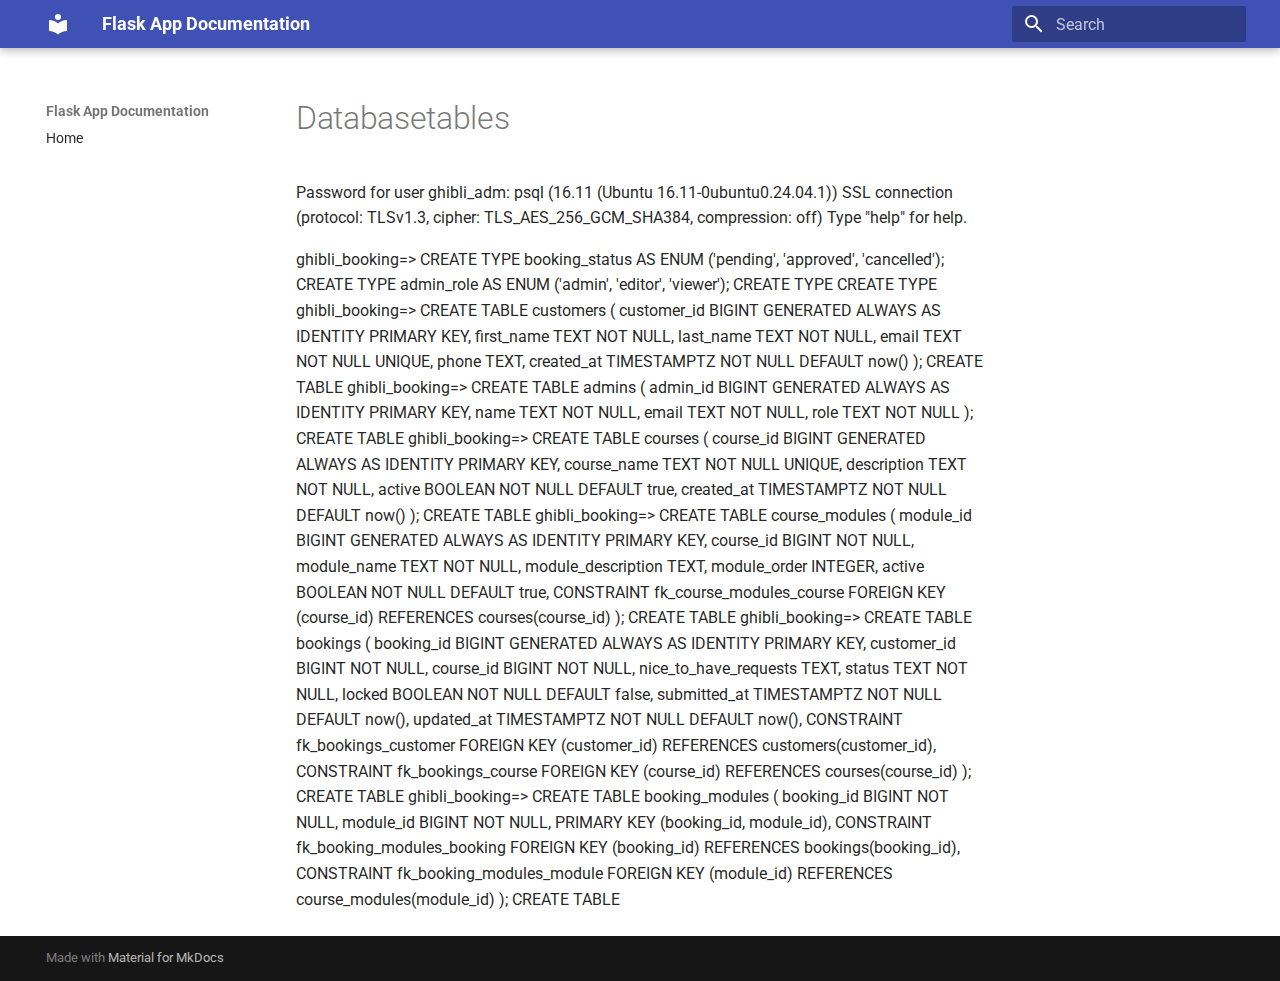
<file: databasetables/index.html>
<!doctype html>
<html lang="en" class="no-js">
  <head>
    
      <meta charset="utf-8">
      <meta name="viewport" content="width=device-width,initial-scale=1">
      
      
      
      
      
      
        
      
      
      <link rel="icon" href="../assets/images/favicon.png">
      <meta name="generator" content="mkdocs-1.6.1, mkdocs-material-9.7.4">
    
    
      
        <title>Databasetables - Flask App Documentation</title>
      
    
    
      <link rel="stylesheet" href="../assets/stylesheets/main.484c7ddc.min.css">
      
      


    
    
      
    
    
      
        
        
        <link rel="preconnect" href="https://fonts.gstatic.com" crossorigin>
        <link rel="stylesheet" href="https://fonts.googleapis.com/css?family=Roboto:300,300i,400,400i,700,700i%7CRoboto+Mono:400,400i,700,700i&display=fallback">
        <style>:root{--md-text-font:"Roboto";--md-code-font:"Roboto Mono"}</style>
      
    
    
      <link rel="stylesheet" href="../assets/_mkdocstrings.css">
    
    <script>__md_scope=new URL("..",location),__md_hash=e=>[...e].reduce(((e,_)=>(e<<5)-e+_.charCodeAt(0)),0),__md_get=(e,_=localStorage,t=__md_scope)=>JSON.parse(_.getItem(t.pathname+"."+e)),__md_set=(e,_,t=localStorage,a=__md_scope)=>{try{t.setItem(a.pathname+"."+e,JSON.stringify(_))}catch(e){}}</script>
    
      

    
    
  </head>
  
  
    <body dir="ltr">
  
    
    <input class="md-toggle" data-md-toggle="drawer" type="checkbox" id="__drawer" autocomplete="off">
    <input class="md-toggle" data-md-toggle="search" type="checkbox" id="__search" autocomplete="off">
    <label class="md-overlay" for="__drawer"></label>
    <div data-md-component="skip">
      
    </div>
    <div data-md-component="announce">
      
    </div>
    
    
      

  

<header class="md-header md-header--shadow" data-md-component="header">
  <nav class="md-header__inner md-grid" aria-label="Header">
    <a href=".." title="Flask App Documentation" class="md-header__button md-logo" aria-label="Flask App Documentation" data-md-component="logo">
      
  
  <svg xmlns="http://www.w3.org/2000/svg" viewBox="0 0 24 24"><path d="M12 8a3 3 0 0 0 3-3 3 3 0 0 0-3-3 3 3 0 0 0-3 3 3 3 0 0 0 3 3m0 3.54C9.64 9.35 6.5 8 3 8v11c3.5 0 6.64 1.35 9 3.54 2.36-2.19 5.5-3.54 9-3.54V8c-3.5 0-6.64 1.35-9 3.54"/></svg>

    </a>
    <label class="md-header__button md-icon" for="__drawer">
      
      <svg xmlns="http://www.w3.org/2000/svg" viewBox="0 0 24 24"><path d="M3 6h18v2H3zm0 5h18v2H3zm0 5h18v2H3z"/></svg>
    </label>
    <div class="md-header__title" data-md-component="header-title">
      <div class="md-header__ellipsis">
        <div class="md-header__topic">
          <span class="md-ellipsis">
            Flask App Documentation
          </span>
        </div>
        <div class="md-header__topic" data-md-component="header-topic">
          <span class="md-ellipsis">
            
              Databasetables
            
          </span>
        </div>
      </div>
    </div>
    
    
      <script>var palette=__md_get("__palette");if(palette&&palette.color){if("(prefers-color-scheme)"===palette.color.media){var media=matchMedia("(prefers-color-scheme: light)"),input=document.querySelector(media.matches?"[data-md-color-media='(prefers-color-scheme: light)']":"[data-md-color-media='(prefers-color-scheme: dark)']");palette.color.media=input.getAttribute("data-md-color-media"),palette.color.scheme=input.getAttribute("data-md-color-scheme"),palette.color.primary=input.getAttribute("data-md-color-primary"),palette.color.accent=input.getAttribute("data-md-color-accent")}for(var[key,value]of Object.entries(palette.color))document.body.setAttribute("data-md-color-"+key,value)}</script>
    
    
    
      
      
        <label class="md-header__button md-icon" for="__search">
          
          <svg xmlns="http://www.w3.org/2000/svg" viewBox="0 0 24 24"><path d="M9.5 3A6.5 6.5 0 0 1 16 9.5c0 1.61-.59 3.09-1.56 4.23l.27.27h.79l5 5-1.5 1.5-5-5v-.79l-.27-.27A6.52 6.52 0 0 1 9.5 16 6.5 6.5 0 0 1 3 9.5 6.5 6.5 0 0 1 9.5 3m0 2C7 5 5 7 5 9.5S7 14 9.5 14 14 12 14 9.5 12 5 9.5 5"/></svg>
        </label>
        <div class="md-search" data-md-component="search" role="dialog">
  <label class="md-search__overlay" for="__search"></label>
  <div class="md-search__inner" role="search">
    <form class="md-search__form" name="search">
      <input type="text" class="md-search__input" name="query" aria-label="Search" placeholder="Search" autocapitalize="off" autocorrect="off" autocomplete="off" spellcheck="false" data-md-component="search-query" required>
      <label class="md-search__icon md-icon" for="__search">
        
        <svg xmlns="http://www.w3.org/2000/svg" viewBox="0 0 24 24"><path d="M9.5 3A6.5 6.5 0 0 1 16 9.5c0 1.61-.59 3.09-1.56 4.23l.27.27h.79l5 5-1.5 1.5-5-5v-.79l-.27-.27A6.52 6.52 0 0 1 9.5 16 6.5 6.5 0 0 1 3 9.5 6.5 6.5 0 0 1 9.5 3m0 2C7 5 5 7 5 9.5S7 14 9.5 14 14 12 14 9.5 12 5 9.5 5"/></svg>
        
        <svg xmlns="http://www.w3.org/2000/svg" viewBox="0 0 24 24"><path d="M20 11v2H8l5.5 5.5-1.42 1.42L4.16 12l7.92-7.92L13.5 5.5 8 11z"/></svg>
      </label>
      <nav class="md-search__options" aria-label="Search">
        
        <button type="reset" class="md-search__icon md-icon" title="Clear" aria-label="Clear" tabindex="-1">
          
          <svg xmlns="http://www.w3.org/2000/svg" viewBox="0 0 24 24"><path d="M19 6.41 17.59 5 12 10.59 6.41 5 5 6.41 10.59 12 5 17.59 6.41 19 12 13.41 17.59 19 19 17.59 13.41 12z"/></svg>
        </button>
      </nav>
      
    </form>
    <div class="md-search__output">
      <div class="md-search__scrollwrap" tabindex="0" data-md-scrollfix>
        <div class="md-search-result" data-md-component="search-result">
          <div class="md-search-result__meta">
            Initializing search
          </div>
          <ol class="md-search-result__list" role="presentation"></ol>
        </div>
      </div>
    </div>
  </div>
</div>
      
    
    
  </nav>
  
</header>
    
    <div class="md-container" data-md-component="container">
      
      
        
          
        
      
      <main class="md-main" data-md-component="main">
        <div class="md-main__inner md-grid">
          
            
              
              <div class="md-sidebar md-sidebar--primary" data-md-component="sidebar" data-md-type="navigation" >
                <div class="md-sidebar__scrollwrap">
                  <div class="md-sidebar__inner">
                    



<nav class="md-nav md-nav--primary" aria-label="Navigation" data-md-level="0">
  <label class="md-nav__title" for="__drawer">
    <a href=".." title="Flask App Documentation" class="md-nav__button md-logo" aria-label="Flask App Documentation" data-md-component="logo">
      
  
  <svg xmlns="http://www.w3.org/2000/svg" viewBox="0 0 24 24"><path d="M12 8a3 3 0 0 0 3-3 3 3 0 0 0-3-3 3 3 0 0 0-3 3 3 3 0 0 0 3 3m0 3.54C9.64 9.35 6.5 8 3 8v11c3.5 0 6.64 1.35 9 3.54 2.36-2.19 5.5-3.54 9-3.54V8c-3.5 0-6.64 1.35-9 3.54"/></svg>

    </a>
    Flask App Documentation
  </label>
  
  <ul class="md-nav__list" data-md-scrollfix>
    
      
      
  
  
  
  
    <li class="md-nav__item">
      <a href=".." class="md-nav__link">
        
  
  
  <span class="md-ellipsis">
    
  
    Home
  

    
  </span>
  
  

      </a>
    </li>
  

    
  </ul>
</nav>
                  </div>
                </div>
              </div>
            
            
              
              <div class="md-sidebar md-sidebar--secondary" data-md-component="sidebar" data-md-type="toc" >
                <div class="md-sidebar__scrollwrap">
                  <div class="md-sidebar__inner">
                    

<nav class="md-nav md-nav--secondary" aria-label="Table of contents">
  
  
  
  
</nav>
                  </div>
                </div>
              </div>
            
          
          
            <div class="md-content" data-md-component="content">
              
              <article class="md-content__inner md-typeset">
                
                  



  <h1>Databasetables</h1>

<p>Password for user ghibli_adm:
psql (16.11 (Ubuntu 16.11-0ubuntu0.24.04.1))
SSL connection (protocol: TLSv1.3, cipher: TLS_AES_256_GCM_SHA384, compression: off)
Type "help" for help.</p>
<p>ghibli_booking=&gt; CREATE TYPE booking_status AS ENUM ('pending', 'approved', 'cancelled');
CREATE TYPE admin_role AS ENUM ('admin', 'editor', 'viewer');
CREATE TYPE
CREATE TYPE
ghibli_booking=&gt; CREATE TABLE customers (
  customer_id BIGINT GENERATED ALWAYS AS IDENTITY PRIMARY KEY,
  first_name  TEXT NOT NULL,
  last_name   TEXT NOT NULL,
  email       TEXT NOT NULL UNIQUE,
  phone       TEXT,
  created_at  TIMESTAMPTZ NOT NULL DEFAULT now()
);
CREATE TABLE
ghibli_booking=&gt; CREATE TABLE admins (
  admin_id BIGINT GENERATED ALWAYS AS IDENTITY PRIMARY KEY,
  name     TEXT NOT NULL,
  email    TEXT NOT NULL,
  role     TEXT NOT NULL
);
CREATE TABLE
ghibli_booking=&gt; CREATE TABLE courses (
  course_id    BIGINT GENERATED ALWAYS AS IDENTITY PRIMARY KEY,
  course_name  TEXT NOT NULL UNIQUE,
  description  TEXT NOT NULL,
  active       BOOLEAN NOT NULL DEFAULT true,
  created_at   TIMESTAMPTZ NOT NULL DEFAULT now()
);
CREATE TABLE
ghibli_booking=&gt; CREATE TABLE course_modules (
  module_id          BIGINT GENERATED ALWAYS AS IDENTITY PRIMARY KEY,
  course_id          BIGINT NOT NULL,
  module_name        TEXT NOT NULL,
  module_description TEXT,
  module_order       INTEGER,
  active             BOOLEAN NOT NULL DEFAULT true,
  CONSTRAINT fk_course_modules_course
    FOREIGN KEY (course_id) REFERENCES courses(course_id)
);
CREATE TABLE
ghibli_booking=&gt; CREATE TABLE bookings (
  booking_id             BIGINT GENERATED ALWAYS AS IDENTITY PRIMARY KEY,
  customer_id            BIGINT NOT NULL,
  course_id              BIGINT NOT NULL,
  nice_to_have_requests  TEXT,
  status                 TEXT NOT NULL,
  locked                 BOOLEAN NOT NULL DEFAULT false,
  submitted_at           TIMESTAMPTZ NOT NULL DEFAULT now(),
  updated_at             TIMESTAMPTZ NOT NULL DEFAULT now(),
  CONSTRAINT fk_bookings_customer
    FOREIGN KEY (customer_id) REFERENCES customers(customer_id),
  CONSTRAINT fk_bookings_course
    FOREIGN KEY (course_id) REFERENCES courses(course_id)
);
CREATE TABLE
ghibli_booking=&gt; CREATE TABLE booking_modules (
  booking_id BIGINT NOT NULL,
  module_id  BIGINT NOT NULL,
  PRIMARY KEY (booking_id, module_id),
  CONSTRAINT fk_booking_modules_booking
    FOREIGN KEY (booking_id) REFERENCES bookings(booking_id),
  CONSTRAINT fk_booking_modules_module
    FOREIGN KEY (module_id) REFERENCES course_modules(module_id)
);
CREATE TABLE</p>












                
              </article>
            </div>
          
          
<script>var target=document.getElementById(location.hash.slice(1));target&&target.name&&(target.checked=target.name.startsWith("__tabbed_"))</script>
        </div>
        
      </main>
      
        <footer class="md-footer">
  
  <div class="md-footer-meta md-typeset">
    <div class="md-footer-meta__inner md-grid">
      <div class="md-copyright">
  
  
    Made with
    <a href="https://squidfunk.github.io/mkdocs-material/" target="_blank" rel="noopener">
      Material for MkDocs
    </a>
  
</div>
      
    </div>
  </div>
</footer>
      
    </div>
    <div class="md-dialog" data-md-component="dialog">
      <div class="md-dialog__inner md-typeset"></div>
    </div>
    
    
    
      
      
      <script id="__config" type="application/json">{"annotate": null, "base": "..", "features": [], "search": "../assets/javascripts/workers/search.2c215733.min.js", "tags": null, "translations": {"clipboard.copied": "Copied to clipboard", "clipboard.copy": "Copy to clipboard", "search.result.more.one": "1 more on this page", "search.result.more.other": "# more on this page", "search.result.none": "No matching documents", "search.result.one": "1 matching document", "search.result.other": "# matching documents", "search.result.placeholder": "Type to start searching", "search.result.term.missing": "Missing", "select.version": "Select version"}, "version": null}</script>
    
    
      <script src="../assets/javascripts/bundle.79ae519e.min.js"></script>
      
    
  </body>
</html>
</file>
<file: assets/_mkdocstrings.css>
/* Avoid breaking parameter names, etc. in table cells. */
.doc-contents td code {
  word-break: normal !important;
}

/* No line break before first paragraph of descriptions. */
.doc-md-description,
.doc-md-description>p:first-child {
  display: inline;
}

/* No text transformation from Material for MkDocs for H5 headings. */
.md-typeset h5 .doc-object-name {
  text-transform: none;
}

/* Max width for docstring sections tables. */
.doc .md-typeset__table,
.doc .md-typeset__table table {
  display: table !important;
  width: 100%;
}

.doc .md-typeset__table tr {
  display: table-row;
}

/* Defaults in Spacy table style. */
.doc-param-default,
.doc-type_param-default {
  float: right;
}

/* Parameter headings must be inline, not blocks. */
.doc-heading-parameter,
.doc-heading-type_parameter {
  display: inline;
}

/* Default font size for parameter headings. */
.md-typeset .doc-heading-parameter {
  font-size: inherit;
}

/* Prefer space on the right, not the left of parameter permalinks. */
.doc-heading-parameter .headerlink,
.doc-heading-type_parameter .headerlink {
  margin-left: 0 !important;
  margin-right: 0.2rem;
}

/* Backward-compatibility: docstring section titles in bold. */
.doc-section-title {
  font-weight: bold;
}

/* Backlinks crumb separator. */
.doc-backlink-crumb {
  display: inline-flex;
  gap: .2rem;
  white-space: nowrap;
  align-items: center;
  vertical-align: middle;
}
.doc-backlink-crumb:not(:first-child)::before {
  background-color: var(--md-default-fg-color--lighter);
  content: "";
  display: inline;
  height: 1rem;
  --md-path-icon: url('data:image/svg+xml;charset=utf-8,<svg xmlns="http://www.w3.org/2000/svg" viewBox="0 0 24 24"><path d="M8.59 16.58 13.17 12 8.59 7.41 10 6l6 6-6 6z"/></svg>');
  -webkit-mask-image: var(--md-path-icon);
  mask-image: var(--md-path-icon);
  width: 1rem;
}
.doc-backlink-crumb.last {
  font-weight: bold;
}

/* Symbols in Navigation and ToC. */
:root, :host,
[data-md-color-scheme="default"] {
  --doc-symbol-parameter-fg-color: #df50af;
  --doc-symbol-type_parameter-fg-color: #df50af;
  --doc-symbol-attribute-fg-color: #953800;
  --doc-symbol-function-fg-color: #8250df;
  --doc-symbol-method-fg-color: #8250df;
  --doc-symbol-class-fg-color: #0550ae;
  --doc-symbol-type_alias-fg-color: #0550ae;
  --doc-symbol-module-fg-color: #5cad0f;

  --doc-symbol-parameter-bg-color: #df50af1a;
  --doc-symbol-type_parameter-bg-color: #df50af1a;
  --doc-symbol-attribute-bg-color: #9538001a;
  --doc-symbol-function-bg-color: #8250df1a;
  --doc-symbol-method-bg-color: #8250df1a;
  --doc-symbol-class-bg-color: #0550ae1a;
  --doc-symbol-type_alias-bg-color: #0550ae1a;
  --doc-symbol-module-bg-color: #5cad0f1a;
}

[data-md-color-scheme="slate"] {
  --doc-symbol-parameter-fg-color: #ffa8cc;
  --doc-symbol-type_parameter-fg-color: #ffa8cc;
  --doc-symbol-attribute-fg-color: #ffa657;
  --doc-symbol-function-fg-color: #d2a8ff;
  --doc-symbol-method-fg-color: #d2a8ff;
  --doc-symbol-class-fg-color: #79c0ff;
  --doc-symbol-type_alias-fg-color: #79c0ff;
  --doc-symbol-module-fg-color: #baff79;

  --doc-symbol-parameter-bg-color: #ffa8cc1a;
  --doc-symbol-type_parameter-bg-color: #ffa8cc1a;
  --doc-symbol-attribute-bg-color: #ffa6571a;
  --doc-symbol-function-bg-color: #d2a8ff1a;
  --doc-symbol-method-bg-color: #d2a8ff1a;
  --doc-symbol-class-bg-color: #79c0ff1a;
  --doc-symbol-type_alias-bg-color: #79c0ff1a;
  --doc-symbol-module-bg-color: #baff791a;
}

code.doc-symbol {
  border-radius: .1rem;
  font-size: .85em;
  padding: 0 .3em;
  font-weight: bold;
}

code.doc-symbol-parameter,
a code.doc-symbol-parameter {
  color: var(--doc-symbol-parameter-fg-color);
  background-color: var(--doc-symbol-parameter-bg-color);
}

code.doc-symbol-parameter::after {
  content: "param";
}

code.doc-symbol-type_parameter,
a code.doc-symbol-type_parameter {
  color: var(--doc-symbol-type_parameter-fg-color);
  background-color: var(--doc-symbol-type_parameter-bg-color);
}

code.doc-symbol-type_parameter::after {
  content: "type-param";
}

code.doc-symbol-attribute,
a code.doc-symbol-attribute {
  color: var(--doc-symbol-attribute-fg-color);
  background-color: var(--doc-symbol-attribute-bg-color);
}

code.doc-symbol-attribute::after {
  content: "attr";
}

code.doc-symbol-function,
a code.doc-symbol-function {
  color: var(--doc-symbol-function-fg-color);
  background-color: var(--doc-symbol-function-bg-color);
}

code.doc-symbol-function::after {
  content: "func";
}

code.doc-symbol-method,
a code.doc-symbol-method {
  color: var(--doc-symbol-method-fg-color);
  background-color: var(--doc-symbol-method-bg-color);
}

code.doc-symbol-method::after {
  content: "meth";
}

code.doc-symbol-class,
a code.doc-symbol-class {
  color: var(--doc-symbol-class-fg-color);
  background-color: var(--doc-symbol-class-bg-color);
}

code.doc-symbol-class::after {
  content: "class";
}


code.doc-symbol-type_alias,
a code.doc-symbol-type_alias {
  color: var(--doc-symbol-type_alias-fg-color);
  background-color: var(--doc-symbol-type_alias-bg-color);
}

code.doc-symbol-type_alias::after {
  content: "type";
}

code.doc-symbol-module,
a code.doc-symbol-module {
  color: var(--doc-symbol-module-fg-color);
  background-color: var(--doc-symbol-module-bg-color);
}

code.doc-symbol-module::after {
  content: "mod";
}

.doc-signature .autorefs {
  color: inherit;
  border-bottom: 1px dotted currentcolor;
}

/* Source code blocks (admonitions). */
:root {
  --md-admonition-icon--mkdocstrings-source: url('data:image/svg+xml;charset=utf-8,<svg xmlns="http://www.w3.org/2000/svg" viewBox="0 0 24 24"><path d="M15.22 4.97a.75.75 0 0 1 1.06 0l6.5 6.5a.75.75 0 0 1 0 1.06l-6.5 6.5a.749.749 0 0 1-1.275-.326.75.75 0 0 1 .215-.734L21.19 12l-5.97-5.97a.75.75 0 0 1 0-1.06m-6.44 0a.75.75 0 0 1 0 1.06L2.81 12l5.97 5.97a.749.749 0 0 1-.326 1.275.75.75 0 0 1-.734-.215l-6.5-6.5a.75.75 0 0 1 0-1.06l6.5-6.5a.75.75 0 0 1 1.06 0"/></svg>')
}
.md-typeset .admonition.mkdocstrings-source,
.md-typeset details.mkdocstrings-source {
  border: none;
  padding: 0;
}
.md-typeset .admonition.mkdocstrings-source:focus-within,
.md-typeset details.mkdocstrings-source:focus-within {
  box-shadow: none;
}
.md-typeset .mkdocstrings-source > .admonition-title,
.md-typeset .mkdocstrings-source > summary {
  background-color: inherit;
}
.md-typeset .mkdocstrings-source > .admonition-title::before,
.md-typeset .mkdocstrings-source > summary::before {
  background-color: var(--md-default-fg-color);
  -webkit-mask-image: var(--md-admonition-icon--mkdocstrings-source);
          mask-image: var(--md-admonition-icon--mkdocstrings-source);
}
</file>
<file: assets/stylesheets/main.484c7ddc.min.css>
@charset "UTF-8";html{-webkit-text-size-adjust:none;-moz-text-size-adjust:none;text-size-adjust:none;box-sizing:border-box}*,:after,:before{box-sizing:inherit}@media (prefers-reduced-motion){*,:after,:before{transition:none!important}}body{margin:0}a,button,input,label{-webkit-tap-highlight-color:transparent}a{color:inherit;text-decoration:none}hr{border:0;box-sizing:initial;display:block;height:.05rem;overflow:visible;padding:0}small{font-size:80%}sub,sup{line-height:1em}img{border-style:none}table{border-collapse:initial;border-spacing:0}td,th{font-weight:400;vertical-align:top}button{background:#0000;border:0;font-family:inherit;font-size:inherit;margin:0;padding:0}input{border:0;outline:none}:root{--md-primary-fg-color:#4051b5;--md-primary-fg-color--light:#5d6cc0;--md-primary-fg-color--dark:#303fa1;--md-primary-bg-color:#fff;--md-primary-bg-color--light:#ffffffb3;--md-accent-fg-color:#526cfe;--md-accent-fg-color--transparent:#526cfe1a;--md-accent-bg-color:#fff;--md-accent-bg-color--light:#ffffffb3}[data-md-color-scheme=default]{color-scheme:light}[data-md-color-scheme=default] img[src$="#gh-dark-mode-only"],[data-md-color-scheme=default] img[src$="#only-dark"]{display:none}:root,[data-md-color-scheme=default]{--md-hue:225deg;--md-default-fg-color:#000000de;--md-default-fg-color--light:#0000008a;--md-default-fg-color--lighter:#00000052;--md-default-fg-color--lightest:#00000012;--md-default-bg-color:#fff;--md-default-bg-color--light:#ffffffb3;--md-default-bg-color--lighter:#ffffff4d;--md-default-bg-color--lightest:#ffffff1f;--md-code-fg-color:#36464e;--md-code-bg-color:#f5f5f5;--md-code-bg-color--light:#f5f5f5b3;--md-code-bg-color--lighter:#f5f5f54d;--md-code-hl-color:#4287ff;--md-code-hl-color--light:#4287ff1a;--md-code-hl-number-color:#d52a2a;--md-code-hl-special-color:#db1457;--md-code-hl-function-color:#a846b9;--md-code-hl-constant-color:#6e59d9;--md-code-hl-keyword-color:#3f6ec6;--md-code-hl-string-color:#1c7d4d;--md-code-hl-name-color:var(--md-code-fg-color);--md-code-hl-operator-color:var(--md-default-fg-color--light);--md-code-hl-punctuation-color:var(--md-default-fg-color--light);--md-code-hl-comment-color:var(--md-default-fg-color--light);--md-code-hl-generic-color:var(--md-default-fg-color--light);--md-code-hl-variable-color:var(--md-default-fg-color--light);--md-typeset-color:var(--md-default-fg-color);--md-typeset-a-color:var(--md-primary-fg-color);--md-typeset-del-color:#f5503d26;--md-typeset-ins-color:#0bd57026;--md-typeset-kbd-color:#fafafa;--md-typeset-kbd-accent-color:#fff;--md-typeset-kbd-border-color:#b8b8b8;--md-typeset-mark-color:#ffff0080;--md-typeset-table-color:#0000001f;--md-typeset-table-color--light:rgba(0,0,0,.035);--md-admonition-fg-color:var(--md-default-fg-color);--md-admonition-bg-color:var(--md-default-bg-color);--md-warning-fg-color:#000000de;--md-warning-bg-color:#ff9;--md-footer-fg-color:#fff;--md-footer-fg-color--light:#ffffffb3;--md-footer-fg-color--lighter:#ffffff73;--md-footer-bg-color:#000000de;--md-footer-bg-color--dark:#00000052;--md-shadow-z1:0 0.2rem 0.5rem #0000000d,0 0 0.05rem #0000001a;--md-shadow-z2:0 0.2rem 0.5rem #0000001a,0 0 0.05rem #00000040;--md-shadow-z3:0 0.2rem 0.5rem #0003,0 0 0.05rem #00000059}.md-icon svg{fill:currentcolor;display:block;height:1.2rem;width:1.2rem}body{-webkit-font-smoothing:antialiased;-moz-osx-font-smoothing:grayscale;--md-text-font-family:var(--md-text-font,_),-apple-system,BlinkMacSystemFont,Helvetica,Arial,sans-serif;--md-code-font-family:var(--md-code-font,_),SFMono-Regular,Consolas,Menlo,monospace}aside,body,input{font-feature-settings:"kern","liga";color:var(--md-typeset-color);font-family:var(--md-text-font-family)}code,kbd,pre{font-feature-settings:"kern";font-family:var(--md-code-font-family)}:root{--md-typeset-table-sort-icon:url('data:image/svg+xml;charset=utf-8,<svg xmlns="http://www.w3.org/2000/svg" viewBox="0 0 24 24"><path d="m18 21-4-4h3V7h-3l4-4 4 4h-3v10h3M2 19v-2h10v2M2 13v-2h7v2M2 7V5h4v2z"/></svg>');--md-typeset-table-sort-icon--asc:url('data:image/svg+xml;charset=utf-8,<svg xmlns="http://www.w3.org/2000/svg" viewBox="0 0 24 24"><path d="M19 17h3l-4 4-4-4h3V3h2M2 17h10v2H2M6 5v2H2V5m0 6h7v2H2z"/></svg>');--md-typeset-table-sort-icon--desc:url('data:image/svg+xml;charset=utf-8,<svg xmlns="http://www.w3.org/2000/svg" viewBox="0 0 24 24"><path d="M19 7h3l-4-4-4 4h3v14h2M2 17h10v2H2M6 5v2H2V5m0 6h7v2H2z"/></svg>')}.md-typeset{-webkit-print-color-adjust:exact;color-adjust:exact;font-size:.8rem;line-height:1.6;overflow-wrap:break-word}@media print{.md-typeset{font-size:.68rem}}.md-typeset blockquote,.md-typeset dl,.md-typeset figure,.md-typeset ol,.md-typeset pre,.md-typeset ul{margin-bottom:1em;margin-top:1em}.md-typeset h1{color:var(--md-default-fg-color--light);font-size:2em;line-height:1.3;margin:0 0 1.25em}.md-typeset h1,.md-typeset h2{font-weight:300;letter-spacing:-.01em}.md-typeset h2{font-size:1.5625em;line-height:1.4;margin:1.6em 0 .64em}.md-typeset h3{font-size:1.25em;font-weight:400;letter-spacing:-.01em;line-height:1.5;margin:1.6em 0 .8em}.md-typeset h2+h3{margin-top:.8em}.md-typeset h4{font-weight:700;letter-spacing:-.01em;margin:1em 0}.md-typeset h5,.md-typeset h6{color:var(--md-default-fg-color--light);font-size:.8em;font-weight:700;letter-spacing:-.01em;margin:1.25em 0}.md-typeset h5{text-transform:uppercase}.md-typeset h5 code{text-transform:none}.md-typeset hr{border-bottom:.05rem solid var(--md-default-fg-color--lightest);display:flow-root;margin:1.5em 0}.md-typeset a{color:var(--md-typeset-a-color);word-break:break-word}.md-typeset a,.md-typeset a:before{transition:color 125ms}.md-typeset a:focus,.md-typeset a:hover{color:var(--md-accent-fg-color)}.md-typeset a:focus code,.md-typeset a:hover code{background-color:var(--md-accent-fg-color--transparent);color:var(--md-accent-fg-color)}.md-typeset a code{color:var(--md-typeset-a-color)}.md-typeset a.focus-visible{outline-color:var(--md-accent-fg-color);outline-offset:.2rem}.md-typeset code,.md-typeset kbd,.md-typeset pre{color:var(--md-code-fg-color);direction:ltr;font-variant-ligatures:none;transition:background-color 125ms}@media print{.md-typeset code,.md-typeset kbd,.md-typeset pre{white-space:pre-wrap}}.md-typeset code{background-color:var(--md-code-bg-color);border-radius:.1rem;-webkit-box-decoration-break:clone;box-decoration-break:clone;font-size:.85em;padding:0 .2941176471em;transition:color 125ms,background-color 125ms;word-break:break-word}.md-typeset code:not(.focus-visible){-webkit-tap-highlight-color:transparent;outline:none}.md-typeset pre{display:flow-root;line-height:1.4;position:relative}.md-typeset pre>code{-webkit-box-decoration-break:slice;box-decoration-break:slice;box-shadow:none;display:block;margin:0;outline-color:var(--md-accent-fg-color);overflow:auto;padding:.7720588235em 1.1764705882em;scrollbar-color:var(--md-default-fg-color--lighter) #0000;scrollbar-width:thin;touch-action:auto;word-break:normal}.md-typeset pre>code:hover{scrollbar-color:var(--md-accent-fg-color) #0000}.md-typeset pre>code::-webkit-scrollbar{height:.2rem;width:.2rem}.md-typeset pre>code::-webkit-scrollbar-thumb{background-color:var(--md-default-fg-color--lighter)}.md-typeset pre>code::-webkit-scrollbar-thumb:hover{background-color:var(--md-accent-fg-color)}.md-typeset kbd{background-color:var(--md-typeset-kbd-color);border-radius:.1rem;box-shadow:0 .1rem 0 .05rem var(--md-typeset-kbd-border-color),0 .1rem 0 var(--md-typeset-kbd-border-color),0 -.1rem .2rem var(--md-typeset-kbd-accent-color) inset;color:var(--md-default-fg-color);display:inline-block;font-size:.75em;padding:0 .6666666667em;vertical-align:text-top;word-break:break-word}.md-typeset mark{background-color:var(--md-typeset-mark-color);-webkit-box-decoration-break:clone;box-decoration-break:clone;color:inherit;word-break:break-word}.md-typeset abbr{cursor:help;text-decoration:none}.md-typeset [data-preview],.md-typeset abbr{border-bottom:.05rem dotted var(--md-default-fg-color--light)}.md-typeset small{opacity:.75}[dir=ltr] .md-typeset sub,[dir=ltr] .md-typeset sup{margin-left:.078125em}[dir=rtl] .md-typeset sub,[dir=rtl] .md-typeset sup{margin-right:.078125em}[dir=ltr] .md-typeset blockquote{padding-left:.6rem}[dir=rtl] .md-typeset blockquote{padding-right:.6rem}[dir=ltr] .md-typeset blockquote{border-left:.2rem solid var(--md-default-fg-color--lighter)}[dir=rtl] .md-typeset blockquote{border-right:.2rem solid var(--md-default-fg-color--lighter)}.md-typeset blockquote{color:var(--md-default-fg-color--light);margin-left:0;margin-right:0}.md-typeset ul{list-style-type:disc}.md-typeset ul[type]{list-style-type:revert-layer}[dir=ltr] .md-typeset ol,[dir=ltr] .md-typeset ul{margin-left:.625em}[dir=rtl] .md-typeset ol,[dir=rtl] .md-typeset ul{margin-right:.625em}.md-typeset ol,.md-typeset ul{padding:0}.md-typeset ol:not([hidden]),.md-typeset ul:not([hidden]){display:flow-root}.md-typeset ol ol,.md-typeset ul ol{list-style-type:lower-alpha}.md-typeset ol ol ol,.md-typeset ul ol ol{list-style-type:lower-roman}.md-typeset ol ol ol ol,.md-typeset ul ol ol ol{list-style-type:upper-alpha}.md-typeset ol ol ol ol ol,.md-typeset ul ol ol ol ol{list-style-type:upper-roman}.md-typeset ol[type],.md-typeset ul[type]{list-style-type:revert-layer}[dir=ltr] .md-typeset ol li,[dir=ltr] .md-typeset ul li{margin-left:1.25em}[dir=rtl] .md-typeset ol li,[dir=rtl] .md-typeset ul li{margin-right:1.25em}.md-typeset ol li,.md-typeset ul li{margin-bottom:.5em}.md-typeset ol li blockquote,.md-typeset ol li p,.md-typeset ul li blockquote,.md-typeset ul li p{margin:.5em 0}.md-typeset ol li:last-child,.md-typeset ul li:last-child{margin-bottom:0}[dir=ltr] .md-typeset ol li ol,[dir=ltr] .md-typeset ol li ul,[dir=ltr] .md-typeset ul li ol,[dir=ltr] .md-typeset ul li ul{margin-left:.625em}[dir=rtl] .md-typeset ol li ol,[dir=rtl] .md-typeset ol li ul,[dir=rtl] .md-typeset ul li ol,[dir=rtl] .md-typeset ul li ul{margin-right:.625em}.md-typeset ol li ol,.md-typeset ol li ul,.md-typeset ul li ol,.md-typeset ul li ul{margin-bottom:.5em;margin-top:.5em}[dir=ltr] .md-typeset dd{margin-left:1.875em}[dir=rtl] .md-typeset dd{margin-right:1.875em}.md-typeset dd{margin-bottom:1.5em;margin-top:1em}.md-typeset img,.md-typeset svg,.md-typeset video{height:auto;max-width:100%}.md-typeset img[align=left]{margin:1em 1em 1em 0}.md-typeset img[align=right]{margin:1em 0 1em 1em}.md-typeset img[align]:only-child{margin-top:0}.md-typeset figure{display:flow-root;margin:1em auto;max-width:100%;text-align:center;width:fit-content}.md-typeset figure img{display:block;margin:0 auto}.md-typeset figcaption{font-style:italic;margin:1em auto;max-width:24rem}.md-typeset iframe{max-width:100%}.md-typeset table:not([class]){background-color:var(--md-default-bg-color);border:.05rem solid var(--md-typeset-table-color);border-radius:.1rem;display:inline-block;font-size:.64rem;max-width:100%;overflow:auto;touch-action:auto}@media print{.md-typeset table:not([class]){display:table}}.md-typeset table:not([class])+*{margin-top:1.5em}.md-typeset table:not([class]) td>:first-child,.md-typeset table:not([class]) th>:first-child{margin-top:0}.md-typeset table:not([class]) td>:last-child,.md-typeset table:not([class]) th>:last-child{margin-bottom:0}.md-typeset table:not([class]) td:not([align]),.md-typeset table:not([class]) th:not([align]){text-align:left}[dir=rtl] .md-typeset table:not([class]) td:not([align]),[dir=rtl] .md-typeset table:not([class]) th:not([align]){text-align:right}.md-typeset table:not([class]) th{font-weight:700;min-width:5rem;padding:.9375em 1.25em;vertical-align:top}.md-typeset table:not([class]) td{border-top:.05rem solid var(--md-typeset-table-color);padding:.9375em 1.25em;vertical-align:top}.md-typeset table:not([class]) tbody tr{transition:background-color 125ms}.md-typeset table:not([class]) tbody tr:hover{background-color:var(--md-typeset-table-color--light);box-shadow:0 .05rem 0 var(--md-default-bg-color) inset}.md-typeset table:not([class]) a{word-break:normal}.md-typeset table th[role=columnheader]{cursor:pointer}[dir=ltr] .md-typeset table th[role=columnheader]:after{margin-left:.5em}[dir=rtl] .md-typeset table th[role=columnheader]:after{margin-right:.5em}.md-typeset table th[role=columnheader]:after{content:"";display:inline-block;height:1.2em;-webkit-mask-image:var(--md-typeset-table-sort-icon);mask-image:var(--md-typeset-table-sort-icon);-webkit-mask-repeat:no-repeat;mask-repeat:no-repeat;-webkit-mask-size:contain;mask-size:contain;transition:background-color 125ms;vertical-align:text-bottom;width:1.2em}.md-typeset table th[role=columnheader]:hover:after{background-color:var(--md-default-fg-color--lighter)}.md-typeset table th[role=columnheader][aria-sort=ascending]:after{background-color:var(--md-default-fg-color--light);-webkit-mask-image:var(--md-typeset-table-sort-icon--asc);mask-image:var(--md-typeset-table-sort-icon--asc)}.md-typeset table th[role=columnheader][aria-sort=descending]:after{background-color:var(--md-default-fg-color--light);-webkit-mask-image:var(--md-typeset-table-sort-icon--desc);mask-image:var(--md-typeset-table-sort-icon--desc)}.md-typeset__scrollwrap{margin:1em -.8rem;overflow-x:auto;touch-action:auto}.md-typeset__table{display:inline-block;margin-bottom:.5em;padding:0 .8rem}@media print{.md-typeset__table{display:block}}html .md-typeset__table table{display:table;margin:0;overflow:hidden;width:100%}@media screen and (max-width:44.984375em){.md-content__inner>pre{margin:1em -.8rem}.md-content__inner>pre code{border-radius:0}}.md-typeset .md-author{border-radius:100%;display:block;flex-shrink:0;height:1.6rem;overflow:hidden;position:relative;transition:color 125ms,transform 125ms;width:1.6rem}.md-typeset .md-author img{display:block}.md-typeset .md-author--more{background:var(--md-default-fg-color--lightest);color:var(--md-default-fg-color--lighter);font-size:.6rem;font-weight:700;line-height:1.6rem;text-align:center}.md-typeset .md-author--long{height:2.4rem;width:2.4rem}.md-typeset a.md-author{transform:scale(1)}.md-typeset a.md-author img{border-radius:100%;filter:grayscale(100%) opacity(75%);transition:filter 125ms}.md-typeset a.md-author:focus,.md-typeset a.md-author:hover{transform:scale(1.1);z-index:1}.md-typeset a.md-author:focus img,.md-typeset a.md-author:hover img{filter:grayscale(0)}.md-banner{background-color:var(--md-footer-bg-color);color:var(--md-footer-fg-color);overflow:auto}@media print{.md-banner{display:none}}.md-banner--warning{background-color:var(--md-warning-bg-color);color:var(--md-warning-fg-color)}.md-banner__inner{font-size:.7rem;margin:.6rem auto;padding:0 .8rem}[dir=ltr] .md-banner__button{float:right}[dir=rtl] .md-banner__button{float:left}.md-banner__button{color:inherit;cursor:pointer;transition:opacity .25s}.no-js .md-banner__button{display:none}.md-banner__button:hover{opacity:.7}html{font-size:125%;height:100%;overflow-x:hidden}@media screen and (min-width:100em){html{font-size:137.5%}}@media screen and (min-width:125em){html{font-size:150%}}body{background-color:var(--md-default-bg-color);display:flex;flex-direction:column;font-size:.5rem;min-height:100%;position:relative;width:100%}@media print{body{display:block}}@media screen and (max-width:59.984375em){body[data-md-scrolllock]{position:fixed}}.md-grid{margin-left:auto;margin-right:auto;max-width:61rem}.md-container{display:flex;flex-direction:column;flex-grow:1}@media print{.md-container{display:block}}.md-main{flex-grow:1}.md-main__inner{display:flex;height:100%;margin-top:1.5rem}.md-ellipsis{overflow:hidden;text-overflow:ellipsis}.md-toggle{display:none}.md-option{height:0;opacity:0;position:absolute;width:0}.md-option:checked+label:not([hidden]){display:block}.md-option.focus-visible+label{outline-color:var(--md-accent-fg-color);outline-style:auto}.md-skip{background-color:var(--md-default-fg-color);border-radius:.1rem;color:var(--md-default-bg-color);font-size:.64rem;margin:.5rem;opacity:0;outline-color:var(--md-accent-fg-color);padding:.3rem .5rem;position:fixed;transform:translateY(.4rem);z-index:-1}.md-skip:focus{opacity:1;transform:translateY(0);transition:transform .25s cubic-bezier(.4,0,.2,1),opacity 175ms 75ms;z-index:10}@page{margin:25mm}:root{--md-clipboard-icon:url('data:image/svg+xml;charset=utf-8,<svg xmlns="http://www.w3.org/2000/svg" viewBox="0 0 24 24"><path d="M19 21H8V7h11m0-2H8a2 2 0 0 0-2 2v14a2 2 0 0 0 2 2h11a2 2 0 0 0 2-2V7a2 2 0 0 0-2-2m-3-4H4a2 2 0 0 0-2 2v14h2V3h12z"/></svg>')}.md-clipboard{border-radius:.1rem;color:var(--md-default-fg-color--lightest);cursor:pointer;height:1.5em;outline-color:var(--md-accent-fg-color);outline-offset:.1rem;transition:color .25s;width:1.5em;z-index:1}@media print{.md-clipboard{display:none}}.md-clipboard:not(.focus-visible){-webkit-tap-highlight-color:transparent;outline:none}:hover>.md-clipboard{color:var(--md-default-fg-color--light)}.md-clipboard:focus,.md-clipboard:hover{color:var(--md-accent-fg-color)}.md-clipboard:after{background-color:currentcolor;content:"";display:block;height:1.125em;margin:0 auto;-webkit-mask-image:var(--md-clipboard-icon);mask-image:var(--md-clipboard-icon);-webkit-mask-position:center;mask-position:center;-webkit-mask-repeat:no-repeat;mask-repeat:no-repeat;-webkit-mask-size:contain;mask-size:contain;width:1.125em}.md-clipboard--inline{cursor:pointer}.md-clipboard--inline code{transition:color .25s,background-color .25s}.md-clipboard--inline:focus code,.md-clipboard--inline:hover code{background-color:var(--md-accent-fg-color--transparent);color:var(--md-accent-fg-color)}:root{--md-code-select-icon:url('data:image/svg+xml;charset=utf-8,<svg xmlns="http://www.w3.org/2000/svg" viewBox="0 0 24 24"><path d="M19 19h-4v2h4c1.1 0 2-.9 2-2v-4h-2m0-12h-4v2h4v4h2V5c0-1.1-.9-2-2-2M5 5h4V3H5c-1.1 0-2 .9-2 2v4h2m0 6H3v4c0 1.1.9 2 2 2h4v-2H5zm2-4h2v2H7zm4 0h2v2h-2zm4 0h2v2h-2zM7 7h2v2H7zm4 0h2v2h-2zm4 0h2v2h-2zm-8 8h2v2H7zm4 0h2v2h-2zm4 0h2v2h-2z"/></svg>');--md-code-copy-icon:url('data:image/svg+xml;charset=utf-8,<svg xmlns="http://www.w3.org/2000/svg" viewBox="0 0 24 24"><path d="M19 21H8V7h11m0-2H8a2 2 0 0 0-2 2v14a2 2 0 0 0 2 2h11a2 2 0 0 0 2-2V7a2 2 0 0 0-2-2m-3-4H4a2 2 0 0 0-2 2v14h2V3h12z"/></svg>')}.md-typeset .md-code__content{display:grid}.md-code__nav{background-color:var(--md-code-bg-color--lighter);border-radius:.1rem;display:flex;gap:.2rem;padding:.2rem;position:absolute;right:.25em;top:.25em;transition:background-color .25s;z-index:1}:hover>.md-code__nav{background-color:var(--md-code-bg-color--light)}.md-code__button{color:var(--md-default-fg-color--lightest);cursor:pointer;display:block;height:1.5em;outline-color:var(--md-accent-fg-color);outline-offset:.1rem;transition:color .25s;width:1.5em}:hover>*>.md-code__button{color:var(--md-default-fg-color--light)}.md-code__button.focus-visible,.md-code__button:hover{color:var(--md-accent-fg-color)}.md-code__button--active{color:var(--md-default-fg-color)!important}.md-code__button:after{background-color:currentcolor;content:"";display:block;height:1.125em;margin:0 auto;-webkit-mask-position:center;mask-position:center;-webkit-mask-repeat:no-repeat;mask-repeat:no-repeat;-webkit-mask-size:contain;mask-size:contain;width:1.125em}.md-code__button[data-md-type=select]:after{-webkit-mask-image:var(--md-code-select-icon);mask-image:var(--md-code-select-icon)}.md-code__button[data-md-type=copy]:after{-webkit-mask-image:var(--md-code-copy-icon);mask-image:var(--md-code-copy-icon)}@keyframes consent{0%{opacity:0;transform:translateY(100%)}to{opacity:1;transform:translateY(0)}}@keyframes overlay{0%{opacity:0}to{opacity:1}}.md-consent__overlay{animation:overlay .25s both;-webkit-backdrop-filter:blur(.1rem);backdrop-filter:blur(.1rem);background-color:#0000008a;height:100%;opacity:1;position:fixed;top:0;width:100%;z-index:5}.md-consent__inner{animation:consent .5s cubic-bezier(.1,.7,.1,1) both;background-color:var(--md-default-bg-color);border:0;border-radius:.1rem;bottom:0;box-shadow:0 0 .2rem #0000001a,0 .2rem .4rem #0003;max-height:100%;overflow:auto;padding:0;position:fixed;width:100%;z-index:5}.md-consent__form{padding:.8rem}.md-consent__settings{display:none;margin:1em 0}input:checked+.md-consent__settings{display:block}.md-consent__controls{margin-bottom:.8rem}.md-typeset .md-consent__controls .md-button{display:inline}@media screen and (max-width:44.984375em){.md-typeset .md-consent__controls .md-button{display:block;margin-top:.4rem;text-align:center;width:100%}}.md-consent label{cursor:pointer}.md-content{flex-grow:1;min-width:0}.md-content__inner{margin:0 .8rem 1.2rem;padding-top:.6rem}@media screen and (min-width:76.25em){[dir=ltr] .md-sidebar--primary:not([hidden])~.md-content>.md-content__inner{margin-left:1.2rem}[dir=ltr] .md-sidebar--secondary:not([hidden])~.md-content>.md-content__inner,[dir=rtl] .md-sidebar--primary:not([hidden])~.md-content>.md-content__inner{margin-right:1.2rem}[dir=rtl] .md-sidebar--secondary:not([hidden])~.md-content>.md-content__inner{margin-left:1.2rem}}.md-content__inner:before{content:"";display:block;height:.4rem}.md-content__inner>:last-child{margin-bottom:0}[dir=ltr] .md-content__button{float:right}[dir=rtl] .md-content__button{float:left}[dir=ltr] .md-content__button{margin-left:.4rem}[dir=rtl] .md-content__button{margin-right:.4rem}.md-content__button{margin:.4rem 0;padding:0}@media print{.md-content__button{display:none}}.md-typeset .md-content__button{color:var(--md-default-fg-color--lighter)}.md-content__button svg{display:inline;vertical-align:top}[dir=rtl] .md-content__button svg{transform:scaleX(-1)}[dir=ltr] .md-dialog{right:.8rem}[dir=rtl] .md-dialog{left:.8rem}.md-dialog{background-color:var(--md-default-fg-color);border-radius:.1rem;bottom:.8rem;box-shadow:var(--md-shadow-z3);min-width:11.1rem;opacity:0;padding:.4rem .6rem;pointer-events:none;position:fixed;transform:translateY(100%);transition:transform 0ms .4s,opacity .4s;z-index:4}@media print{.md-dialog{display:none}}.md-dialog--active{opacity:1;pointer-events:auto;transform:translateY(0);transition:transform .4s cubic-bezier(.075,.85,.175,1),opacity .4s}.md-dialog__inner{color:var(--md-default-bg-color);font-size:.7rem}.md-feedback{margin:2em 0 1em;text-align:center}.md-feedback fieldset{border:none;margin:0;padding:0}.md-feedback__title{font-weight:700;margin:1em auto}.md-feedback__inner{position:relative}.md-feedback__list{display:flex;flex-wrap:wrap;place-content:baseline center;position:relative}.md-feedback__list:hover .md-icon:not(:disabled){color:var(--md-default-fg-color--lighter)}:disabled .md-feedback__list{min-height:1.8rem}.md-feedback__icon{color:var(--md-default-fg-color--light);cursor:pointer;flex-shrink:0;margin:0 .1rem;transition:color 125ms}.md-feedback__icon:not(:disabled).md-icon:hover{color:var(--md-accent-fg-color)}.md-feedback__icon:disabled{color:var(--md-default-fg-color--lightest);pointer-events:none}.md-feedback__note{opacity:0;position:relative;transform:translateY(.4rem);transition:transform .4s cubic-bezier(.1,.7,.1,1),opacity .15s}.md-feedback__note>*{margin:0 auto;max-width:16rem}:disabled .md-feedback__note{opacity:1;transform:translateY(0)}@media print{.md-feedback{display:none}}.md-footer{background-color:var(--md-footer-bg-color);color:var(--md-footer-fg-color)}@media print{.md-footer{display:none}}.md-footer__inner{justify-content:space-between;overflow:auto;padding:.2rem}.md-footer__inner:not([hidden]){display:flex}.md-footer__link{align-items:end;display:flex;flex-grow:0.01;margin-bottom:.4rem;margin-top:1rem;max-width:100%;outline-color:var(--md-accent-fg-color);overflow:hidden;transition:opacity .25s}.md-footer__link:focus,.md-footer__link:hover{opacity:.7}[dir=rtl] .md-footer__link svg{transform:scaleX(-1)}@media screen and (max-width:44.984375em){.md-footer__link--prev{flex-shrink:0}.md-footer__link--prev .md-footer__title{display:none}}[dir=ltr] .md-footer__link--next{margin-left:auto}[dir=rtl] .md-footer__link--next{margin-right:auto}.md-footer__link--next{text-align:right}[dir=rtl] .md-footer__link--next{text-align:left}.md-footer__title{flex-grow:1;font-size:.9rem;margin-bottom:.7rem;max-width:calc(100% - 2.4rem);padding:0 1rem;white-space:nowrap}.md-footer__button{margin:.2rem;padding:.4rem}.md-footer__direction{font-size:.64rem;opacity:.7}.md-footer-meta{background-color:var(--md-footer-bg-color--dark)}.md-footer-meta__inner{display:flex;flex-wrap:wrap;justify-content:space-between;padding:.2rem}html .md-footer-meta.md-typeset a{color:var(--md-footer-fg-color--light)}html .md-footer-meta.md-typeset a:focus,html .md-footer-meta.md-typeset a:hover{color:var(--md-footer-fg-color)}.md-copyright{color:var(--md-footer-fg-color--lighter);font-size:.64rem;margin:auto .6rem;padding:.4rem 0;width:100%}@media screen and (min-width:45em){.md-copyright{width:auto}}.md-copyright__highlight{color:var(--md-footer-fg-color--light)}.md-social{display:inline-flex;gap:.2rem;margin:0 .4rem;padding:.2rem 0 .6rem}@media screen and (min-width:45em){.md-social{padding:.6rem 0}}.md-social__link{display:inline-block;height:1.6rem;text-align:center;width:1.6rem}.md-social__link:before{line-height:1.9}.md-social__link svg{fill:currentcolor;max-height:.8rem;vertical-align:-25%}.md-typeset .md-button{border:.1rem solid;border-radius:.1rem;color:var(--md-primary-fg-color);cursor:pointer;display:inline-block;font-weight:700;padding:.625em 2em;transition:color 125ms,background-color 125ms,border-color 125ms}.md-typeset .md-button--primary{background-color:var(--md-primary-fg-color);border-color:var(--md-primary-fg-color);color:var(--md-primary-bg-color)}.md-typeset .md-button:focus,.md-typeset .md-button:hover{background-color:var(--md-accent-fg-color);border-color:var(--md-accent-fg-color);color:var(--md-accent-bg-color)}[dir=ltr] .md-typeset .md-input{border-top-left-radius:.1rem}[dir=ltr] .md-typeset .md-input,[dir=rtl] .md-typeset .md-input{border-top-right-radius:.1rem}[dir=rtl] .md-typeset .md-input{border-top-left-radius:.1rem}.md-typeset .md-input{border-bottom:.1rem solid var(--md-default-fg-color--lighter);box-shadow:var(--md-shadow-z1);font-size:.8rem;height:1.8rem;padding:0 .6rem;transition:border .25s,box-shadow .25s}.md-typeset .md-input:focus,.md-typeset .md-input:hover{border-bottom-color:var(--md-accent-fg-color);box-shadow:var(--md-shadow-z2)}.md-typeset .md-input--stretch{width:100%}.md-header{background-color:var(--md-primary-fg-color);box-shadow:0 0 .2rem #0000,0 .2rem .4rem #0000;color:var(--md-primary-bg-color);display:block;left:0;position:sticky;right:0;top:0;z-index:4}@media print{.md-header{display:none}}.md-header[hidden]{transform:translateY(-100%);transition:transform .25s cubic-bezier(.8,0,.6,1),box-shadow .25s}.md-header--shadow{box-shadow:0 0 .2rem #0000001a,0 .2rem .4rem #0003;transition:transform .25s cubic-bezier(.1,.7,.1,1),box-shadow .25s}.md-header__inner{align-items:center;display:flex;padding:0 .2rem}.md-header__button{color:currentcolor;cursor:pointer;margin:.2rem;outline-color:var(--md-accent-fg-color);padding:.4rem;position:relative;transition:opacity .25s;vertical-align:middle;z-index:1}.md-header__button:hover{opacity:.7}.md-header__button:not([hidden]){display:inline-block}.md-header__button:not(.focus-visible){-webkit-tap-highlight-color:transparent;outline:none}.md-header__button.md-logo{margin:.2rem;padding:.4rem}@media screen and (max-width:76.234375em){.md-header__button.md-logo{display:none}}.md-header__button.md-logo img,.md-header__button.md-logo svg{fill:currentcolor;display:block;height:1.2rem;width:auto}@media screen and (min-width:60em){.md-header__button[for=__search]{display:none}}.no-js .md-header__button[for=__search]{display:none}[dir=rtl] .md-header__button[for=__search] svg{transform:scaleX(-1)}@media screen and (min-width:76.25em){.md-header__button[for=__drawer]{display:none}}.md-header__topic{display:flex;max-width:100%;position:absolute;transition:transform .4s cubic-bezier(.1,.7,.1,1),opacity .15s;white-space:nowrap}.md-header__topic+.md-header__topic{opacity:0;pointer-events:none;transform:translateX(1.25rem);transition:transform .4s cubic-bezier(1,.7,.1,.1),opacity .15s;z-index:-1}[dir=rtl] .md-header__topic+.md-header__topic{transform:translateX(-1.25rem)}.md-header__topic:first-child{font-weight:700}[dir=ltr] .md-header__title{margin-left:1rem;margin-right:.4rem}[dir=rtl] .md-header__title{margin-left:.4rem;margin-right:1rem}.md-header__title{flex-grow:1;font-size:.9rem;height:2.4rem;line-height:2.4rem}.md-header__title--active .md-header__topic{opacity:0;pointer-events:none;transform:translateX(-1.25rem);transition:transform .4s cubic-bezier(1,.7,.1,.1),opacity .15s;z-index:-1}[dir=rtl] .md-header__title--active .md-header__topic{transform:translateX(1.25rem)}.md-header__title--active .md-header__topic+.md-header__topic{opacity:1;pointer-events:auto;transform:translateX(0);transition:transform .4s cubic-bezier(.1,.7,.1,1),opacity .15s;z-index:0}.md-header__title>.md-header__ellipsis{height:100%;position:relative;width:100%}.md-header__option{display:flex;flex-shrink:0;max-width:100%;transition:max-width 0ms .25s,opacity .25s .25s;white-space:nowrap}[data-md-toggle=search]:checked~.md-header .md-header__option{max-width:0;opacity:0;transition:max-width 0ms,opacity 0ms}.md-header__option>input{bottom:0}.md-header__source{display:none}@media screen and (min-width:60em){[dir=ltr] .md-header__source{margin-left:1rem}[dir=rtl] .md-header__source{margin-right:1rem}.md-header__source{display:block;max-width:11.7rem;width:11.7rem}}@media screen and (min-width:76.25em){[dir=ltr] .md-header__source{margin-left:1.4rem}[dir=rtl] .md-header__source{margin-right:1.4rem}}.md-meta{color:var(--md-default-fg-color--light);font-size:.7rem;line-height:1.3}.md-meta__list{display:inline-flex;flex-wrap:wrap;list-style:none;margin:0;padding:0}.md-meta__item:not(:last-child):after{content:"·";margin-left:.2rem;margin-right:.2rem}.md-meta__link{color:var(--md-typeset-a-color)}.md-meta__link:focus,.md-meta__link:hover{color:var(--md-accent-fg-color)}.md-draft{background-color:#ff1744;border-radius:.125em;color:#fff;display:inline-block;font-weight:700;padding-left:.5714285714em;padding-right:.5714285714em}:root{--md-nav-icon--prev:url('data:image/svg+xml;charset=utf-8,<svg xmlns="http://www.w3.org/2000/svg" viewBox="0 0 24 24"><path d="M20 11v2H8l5.5 5.5-1.42 1.42L4.16 12l7.92-7.92L13.5 5.5 8 11z"/></svg>');--md-nav-icon--next:url('data:image/svg+xml;charset=utf-8,<svg xmlns="http://www.w3.org/2000/svg" viewBox="0 0 24 24"><path d="M8.59 16.58 13.17 12 8.59 7.41 10 6l6 6-6 6z"/></svg>');--md-toc-icon:url('data:image/svg+xml;charset=utf-8,<svg xmlns="http://www.w3.org/2000/svg" viewBox="0 0 24 24"><path d="M3 9h14V7H3zm0 4h14v-2H3zm0 4h14v-2H3zm16 0h2v-2h-2zm0-10v2h2V7zm0 6h2v-2h-2z"/></svg>')}.md-nav{font-size:.7rem;line-height:1.3}.md-nav__title{color:var(--md-default-fg-color--light);display:block;font-weight:700;overflow:hidden;padding:0 .6rem;text-overflow:ellipsis}.md-nav__title .md-nav__button{display:none}.md-nav__title .md-nav__button img{height:100%;width:auto}.md-nav__title .md-nav__button.md-logo img,.md-nav__title .md-nav__button.md-logo svg{fill:currentcolor;display:block;height:2.4rem;max-width:100%;object-fit:contain;width:auto}.md-nav__list{list-style:none;margin:0;padding:0}.md-nav__link{align-items:flex-start;display:flex;gap:.4rem;margin-top:.625em;scroll-snap-align:start;transition:color 125ms}.md-nav__link--passed,.md-nav__link--passed code{color:var(--md-default-fg-color--light)}.md-nav__item .md-nav__link--active,.md-nav__item .md-nav__link--active code{color:var(--md-typeset-a-color)}.md-nav__link .md-ellipsis{position:relative}.md-nav__link .md-ellipsis code{word-break:normal}[dir=ltr] .md-nav__link .md-icon:last-child{margin-left:auto}[dir=rtl] .md-nav__link .md-icon:last-child{margin-right:auto}.md-nav__link .md-typeset{font-size:.7rem;line-height:1.3}.md-nav__link svg{fill:currentcolor;flex-shrink:0;height:1.3em;position:relative}.md-nav__link[for]:focus,.md-nav__link[for]:hover,.md-nav__link[href]:focus,.md-nav__link[href]:hover{color:var(--md-accent-fg-color);cursor:pointer}.md-nav__link[for]:focus code,.md-nav__link[for]:hover code,.md-nav__link[href]:focus code,.md-nav__link[href]:hover code{background-color:var(--md-accent-fg-color--transparent);color:var(--md-accent-fg-color)}.md-nav__link.focus-visible{outline-color:var(--md-accent-fg-color);outline-offset:.2rem}.md-nav--primary .md-nav__link[for=__toc]{display:none}.md-nav--primary .md-nav__link[for=__toc] .md-icon:after{background-color:currentcolor;display:block;height:100%;-webkit-mask-image:var(--md-toc-icon);mask-image:var(--md-toc-icon);width:100%}.md-nav--primary .md-nav__link[for=__toc]~.md-nav{display:none}.md-nav__container>.md-nav__link{margin-top:0}.md-nav__container>.md-nav__link:first-child{flex-grow:1;min-width:0}.md-nav__icon{flex-shrink:0}.md-nav__source{display:none}@media screen and (max-width:76.234375em){.md-nav--primary,.md-nav--primary .md-nav{background-color:var(--md-default-bg-color);display:flex;flex-direction:column;height:100%;left:0;position:absolute;right:0;top:0;z-index:1}.md-nav--primary .md-nav__item,.md-nav--primary .md-nav__title{font-size:.8rem;line-height:1.5}.md-nav--primary .md-nav__title{background-color:var(--md-default-fg-color--lightest);color:var(--md-default-fg-color--light);cursor:pointer;height:5.6rem;line-height:2.4rem;padding:3rem .8rem .2rem;position:relative;white-space:nowrap}[dir=ltr] .md-nav--primary .md-nav__title .md-nav__icon{left:.4rem}[dir=rtl] .md-nav--primary .md-nav__title .md-nav__icon{right:.4rem}.md-nav--primary .md-nav__title .md-nav__icon{display:block;height:1.2rem;margin:.2rem;position:absolute;top:.4rem;width:1.2rem}.md-nav--primary .md-nav__title .md-nav__icon:after{background-color:currentcolor;content:"";display:block;height:100%;-webkit-mask-image:var(--md-nav-icon--prev);mask-image:var(--md-nav-icon--prev);-webkit-mask-position:center;mask-position:center;-webkit-mask-repeat:no-repeat;mask-repeat:no-repeat;-webkit-mask-size:contain;mask-size:contain;width:100%}.md-nav--primary .md-nav__title~.md-nav__list{background-color:var(--md-default-bg-color);box-shadow:0 .05rem 0 var(--md-default-fg-color--lightest) inset;overflow-y:auto;scroll-snap-type:y mandatory;touch-action:pan-y}.md-nav--primary .md-nav__title~.md-nav__list>:first-child{border-top:0}.md-nav--primary .md-nav__title[for=__drawer]{background-color:var(--md-primary-fg-color);color:var(--md-primary-bg-color);font-weight:700}.md-nav--primary .md-nav__title .md-logo{display:block;left:.2rem;margin:.2rem;padding:.4rem;position:absolute;right:.2rem;top:.2rem}.md-nav--primary .md-nav__list{flex:1}.md-nav--primary .md-nav__item{border-top:.05rem solid var(--md-default-fg-color--lightest)}.md-nav--primary .md-nav__item--active>.md-nav__link{color:var(--md-typeset-a-color)}.md-nav--primary .md-nav__item--active>.md-nav__link:focus,.md-nav--primary .md-nav__item--active>.md-nav__link:hover{color:var(--md-accent-fg-color)}.md-nav--primary .md-nav__link{margin-top:0;padding:.6rem .8rem}.md-nav--primary .md-nav__link svg{margin-top:.1em}.md-nav--primary .md-nav__link>.md-nav__link{padding:0}[dir=ltr] .md-nav--primary .md-nav__link .md-nav__icon{margin-right:-.2rem}[dir=rtl] .md-nav--primary .md-nav__link .md-nav__icon{margin-left:-.2rem}.md-nav--primary .md-nav__link .md-nav__icon{font-size:1.2rem;height:1.2rem;width:1.2rem}.md-nav--primary .md-nav__link .md-nav__icon:after{background-color:currentcolor;content:"";display:block;height:100%;-webkit-mask-image:var(--md-nav-icon--next);mask-image:var(--md-nav-icon--next);-webkit-mask-position:center;mask-position:center;-webkit-mask-repeat:no-repeat;mask-repeat:no-repeat;-webkit-mask-size:contain;mask-size:contain;width:100%}[dir=rtl] .md-nav--primary .md-nav__icon:after{transform:scale(-1)}.md-nav--primary .md-nav--secondary .md-nav{background-color:initial;position:static}[dir=ltr] .md-nav--primary .md-nav--secondary .md-nav .md-nav__link{padding-left:1.4rem}[dir=rtl] .md-nav--primary .md-nav--secondary .md-nav .md-nav__link{padding-right:1.4rem}[dir=ltr] .md-nav--primary .md-nav--secondary .md-nav .md-nav .md-nav__link{padding-left:2rem}[dir=rtl] .md-nav--primary .md-nav--secondary .md-nav .md-nav .md-nav__link{padding-right:2rem}[dir=ltr] .md-nav--primary .md-nav--secondary .md-nav .md-nav .md-nav .md-nav__link{padding-left:2.6rem}[dir=rtl] .md-nav--primary .md-nav--secondary .md-nav .md-nav .md-nav .md-nav__link{padding-right:2.6rem}[dir=ltr] .md-nav--primary .md-nav--secondary .md-nav .md-nav .md-nav .md-nav .md-nav__link{padding-left:3.2rem}[dir=rtl] .md-nav--primary .md-nav--secondary .md-nav .md-nav .md-nav .md-nav .md-nav__link{padding-right:3.2rem}.md-nav--secondary{background-color:initial}.md-nav__toggle~.md-nav{display:flex;opacity:0;transform:translateX(100%);transition:transform .25s cubic-bezier(.8,0,.6,1),opacity 125ms 50ms}[dir=rtl] .md-nav__toggle~.md-nav{transform:translateX(-100%)}.md-nav__toggle:checked~.md-nav{opacity:1;transform:translateX(0);transition:transform .25s cubic-bezier(.4,0,.2,1),opacity 125ms 125ms}.md-nav__toggle:checked~.md-nav>.md-nav__list{backface-visibility:hidden}}@media screen and (max-width:59.984375em){.md-nav--primary .md-nav__link[for=__toc]{display:flex}.md-nav--primary .md-nav__link[for=__toc] .md-icon:after{content:""}.md-nav--primary .md-nav__link[for=__toc]+.md-nav__link{display:none}.md-nav--primary .md-nav__link[for=__toc]~.md-nav{display:flex}.md-nav__source{background-color:var(--md-primary-fg-color--dark);color:var(--md-primary-bg-color);display:block;padding:0 .2rem}}@media screen and (min-width:60em) and (max-width:76.234375em){.md-nav--integrated .md-nav__link[for=__toc]{display:flex}.md-nav--integrated .md-nav__link[for=__toc] .md-icon:after{content:""}.md-nav--integrated .md-nav__link[for=__toc]+.md-nav__link{display:none}.md-nav--integrated .md-nav__link[for=__toc]~.md-nav{display:flex}}@media screen and (min-width:60em){.md-nav{margin-bottom:-.4rem}.md-nav--secondary .md-nav__title{background:var(--md-default-bg-color);box-shadow:0 0 .4rem .4rem var(--md-default-bg-color);position:sticky;top:0;z-index:1}.md-nav--secondary .md-nav__title[for=__toc]{scroll-snap-align:start}.md-nav--secondary .md-nav__title .md-nav__icon{display:none}[dir=ltr] .md-nav--secondary .md-nav__list{padding-left:.6rem}[dir=rtl] .md-nav--secondary .md-nav__list{padding-right:.6rem}.md-nav--secondary .md-nav__list{padding-bottom:.4rem}[dir=ltr] .md-nav--secondary .md-nav__item>.md-nav__link{margin-right:.4rem}[dir=rtl] .md-nav--secondary .md-nav__item>.md-nav__link{margin-left:.4rem}}@media screen and (min-width:76.25em){.md-nav{margin-bottom:-.4rem;transition:max-height .25s cubic-bezier(.86,0,.07,1)}.md-nav--primary .md-nav__title{background:var(--md-default-bg-color);box-shadow:0 0 .4rem .4rem var(--md-default-bg-color);position:sticky;top:0;z-index:1}.md-nav--primary .md-nav__title[for=__drawer]{scroll-snap-align:start}.md-nav--primary .md-nav__title .md-nav__icon{display:none}[dir=ltr] .md-nav--primary .md-nav__list{padding-left:.6rem}[dir=rtl] .md-nav--primary .md-nav__list{padding-right:.6rem}.md-nav--primary .md-nav__list{padding-bottom:.4rem}[dir=ltr] .md-nav--primary .md-nav__item>.md-nav__link{margin-right:.4rem}[dir=rtl] .md-nav--primary .md-nav__item>.md-nav__link{margin-left:.4rem}.md-nav__toggle~.md-nav{display:grid;grid-template-rows:minmax(.4rem,0fr);opacity:0;transition:grid-template-rows .25s cubic-bezier(.86,0,.07,1),opacity .25s,visibility 0ms .25s;visibility:collapse}.md-nav__toggle~.md-nav>.md-nav__list{overflow:hidden}.md-nav__toggle.md-toggle--indeterminate~.md-nav,.md-nav__toggle:checked~.md-nav{grid-template-rows:minmax(.4rem,1fr);opacity:1;transition:grid-template-rows .25s cubic-bezier(.86,0,.07,1),opacity .15s .1s,visibility 0ms;visibility:visible}.md-nav__toggle.md-toggle--indeterminate~.md-nav{transition:none}.md-nav__item--nested>.md-nav>.md-nav__title{display:none}.md-nav__item--section{display:block;margin:1.25em 0}.md-nav__item--section:last-child{margin-bottom:0}.md-nav__item--section>.md-nav__link{font-weight:700}.md-nav__item--section>.md-nav__link[for]{color:var(--md-default-fg-color--light)}.md-nav__item--section>.md-nav__link:not(.md-nav__container){pointer-events:none}.md-nav__item--section>.md-nav__link .md-icon,.md-nav__item--section>.md-nav__link>[for]{display:none}[dir=ltr] .md-nav__item--section>.md-nav{margin-left:-.6rem}[dir=rtl] .md-nav__item--section>.md-nav{margin-right:-.6rem}.md-nav__item--section>.md-nav{display:block;opacity:1;visibility:visible}.md-nav__item--section>.md-nav>.md-nav__list>.md-nav__item{padding:0}.md-nav__icon{border-radius:100%;height:.9rem;transition:background-color .25s;width:.9rem}.md-nav__icon:hover{background-color:var(--md-accent-fg-color--transparent)}.md-nav__icon:after{background-color:currentcolor;border-radius:100%;content:"";display:inline-block;height:100%;-webkit-mask-image:var(--md-nav-icon--next);mask-image:var(--md-nav-icon--next);-webkit-mask-position:center;mask-position:center;-webkit-mask-repeat:no-repeat;mask-repeat:no-repeat;-webkit-mask-size:contain;mask-size:contain;transition:transform .25s;vertical-align:-.1rem;width:100%}[dir=rtl] .md-nav__icon:after{transform:rotate(180deg)}.md-nav__item--nested .md-nav__toggle:checked~.md-nav__link .md-nav__icon:after,.md-nav__item--nested .md-toggle--indeterminate~.md-nav__link .md-nav__icon:after{transform:rotate(90deg)}.md-nav--lifted>.md-nav__list>.md-nav__item,.md-nav--lifted>.md-nav__title{display:none}.md-nav--lifted>.md-nav__list>.md-nav__item--active{display:block}.md-nav--lifted>.md-nav__list>.md-nav__item--active>.md-nav__link{background:var(--md-default-bg-color);box-shadow:0 0 .4rem .4rem var(--md-default-bg-color);margin-top:0;position:sticky;top:0;z-index:1}.md-nav--lifted>.md-nav__list>.md-nav__item--active>.md-nav__link:not(.md-nav__container){pointer-events:none}.md-nav--lifted>.md-nav__list>.md-nav__item--active.md-nav__item--section{margin:0}[dir=ltr] .md-nav--lifted>.md-nav__list>.md-nav__item>.md-nav:not(.md-nav--secondary){margin-left:-.6rem}[dir=rtl] .md-nav--lifted>.md-nav__list>.md-nav__item>.md-nav:not(.md-nav--secondary){margin-right:-.6rem}.md-nav--lifted>.md-nav__list>.md-nav__item>[for]{color:var(--md-default-fg-color--light)}.md-nav--lifted .md-nav[data-md-level="1"]{grid-template-rows:minmax(.4rem,1fr);opacity:1;visibility:visible}[dir=ltr] .md-nav--integrated>.md-nav__list>.md-nav__item--active .md-nav--secondary{border-left:.05rem solid var(--md-primary-fg-color)}[dir=rtl] .md-nav--integrated>.md-nav__list>.md-nav__item--active .md-nav--secondary{border-right:.05rem solid var(--md-primary-fg-color)}.md-nav--integrated>.md-nav__list>.md-nav__item--active .md-nav--secondary{display:block;margin-bottom:1.25em;opacity:1;visibility:visible}.md-nav--integrated>.md-nav__list>.md-nav__item--active .md-nav--secondary>.md-nav__list{overflow:visible;padding-bottom:0}.md-nav--integrated>.md-nav__list>.md-nav__item--active .md-nav--secondary>.md-nav__title{display:none}}.md-pagination{font-size:.8rem;font-weight:700;gap:.4rem}.md-pagination,.md-pagination>*{align-items:center;display:flex;justify-content:center}.md-pagination>*{border-radius:.2rem;height:1.8rem;min-width:1.8rem;text-align:center}.md-pagination__current{background-color:var(--md-default-fg-color--lightest);color:var(--md-default-fg-color--light)}.md-pagination__link{transition:color 125ms,background-color 125ms}.md-pagination__link:focus,.md-pagination__link:hover{background-color:var(--md-accent-fg-color--transparent);color:var(--md-accent-fg-color)}.md-pagination__link:focus svg,.md-pagination__link:hover svg{color:var(--md-accent-fg-color)}.md-pagination__link.focus-visible{outline-color:var(--md-accent-fg-color);outline-offset:.2rem}.md-pagination__link svg{fill:currentcolor;color:var(--md-default-fg-color--lighter);display:block;max-height:100%;width:1.2rem}:root{--md-path-icon:url('data:image/svg+xml;charset=utf-8,<svg xmlns="http://www.w3.org/2000/svg" viewBox="0 0 24 24"><path d="M8.59 16.58 13.17 12 8.59 7.41 10 6l6 6-6 6z"/></svg>')}.md-path{font-size:.7rem;margin:0 .8rem;overflow:auto;padding-top:1.2rem}.md-path:not([hidden]){display:block}@media screen and (min-width:76.25em){.md-path{margin:0 1.2rem}}.md-path__list{align-items:center;display:flex;gap:.2rem;list-style:none;margin:0;padding:0}.md-path__item:not(:first-child){display:inline-flex;gap:.2rem;white-space:nowrap}.md-path__item:not(:first-child):before{background-color:var(--md-default-fg-color--lighter);content:"";display:inline;height:.8rem;-webkit-mask-image:var(--md-path-icon);mask-image:var(--md-path-icon);width:.8rem}.md-path__link{align-items:center;color:var(--md-default-fg-color--light);display:flex}.md-path__link:focus,.md-path__link:hover{color:var(--md-accent-fg-color)}:root{--md-post-pin-icon:url('data:image/svg+xml;charset=utf-8,<svg xmlns="http://www.w3.org/2000/svg" viewBox="0 0 24 24"><path d="M16 12V4h1V2H7v2h1v8l-2 2v2h5.2v6h1.6v-6H18v-2z"/></svg>')}.md-post__back{border-bottom:.05rem solid var(--md-default-fg-color--lightest);margin-bottom:1.2rem;padding-bottom:1.2rem}@media screen and (max-width:76.234375em){.md-post__back{display:none}}[dir=rtl] .md-post__back svg{transform:scaleX(-1)}.md-post__authors{display:flex;flex-direction:column;gap:.6rem;margin:0 .6rem 1.2rem}.md-post .md-post__meta a{transition:color 125ms}.md-post .md-post__meta a:focus,.md-post .md-post__meta a:hover{color:var(--md-accent-fg-color)}.md-post__title{color:var(--md-default-fg-color--light);font-weight:700}.md-post--excerpt{margin-bottom:3.2rem}.md-post--excerpt .md-post__header{align-items:center;display:flex;gap:.6rem;min-height:1.6rem}.md-post--excerpt .md-post__authors{align-items:center;display:inline-flex;flex-direction:row;gap:.2rem;margin:0;min-height:2.4rem}[dir=ltr] .md-post--excerpt .md-post__meta .md-meta__list{margin-right:.4rem}[dir=rtl] .md-post--excerpt .md-post__meta .md-meta__list{margin-left:.4rem}.md-post--excerpt .md-post__content>:first-child{--md-scroll-margin:6rem;margin-top:0}.md-post>.md-nav--secondary{margin:1em 0}.md-pin{background:var(--md-default-fg-color--lightest);border-radius:1rem;margin-top:-.05rem;padding:.2rem}.md-pin:after{background-color:currentcolor;content:"";display:block;height:.6rem;margin:0 auto;-webkit-mask-image:var(--md-post-pin-icon);mask-image:var(--md-post-pin-icon);-webkit-mask-position:center;mask-position:center;-webkit-mask-repeat:no-repeat;mask-repeat:no-repeat;-webkit-mask-size:contain;mask-size:contain;width:.6rem}.md-profile{align-items:center;display:flex;font-size:.7rem;gap:.6rem;line-height:1.4;width:100%}.md-profile__description{flex-grow:1}.md-content--post{display:flex}@media screen and (max-width:76.234375em){.md-content--post{flex-flow:column-reverse}}.md-content--post>.md-content__inner{flex-grow:1;min-width:0}@media screen and (min-width:76.25em){[dir=ltr] .md-content--post>.md-content__inner{margin-left:1.2rem}[dir=rtl] .md-content--post>.md-content__inner{margin-right:1.2rem}}@media screen and (max-width:76.234375em){.md-sidebar.md-sidebar--post{padding:0;position:static;width:100%}.md-sidebar.md-sidebar--post .md-sidebar__scrollwrap{overflow:visible}.md-sidebar.md-sidebar--post .md-sidebar__inner{padding:0}.md-sidebar.md-sidebar--post .md-post__meta{margin-left:.6rem;margin-right:.6rem}.md-sidebar.md-sidebar--post .md-nav__item{border:none;display:inline}.md-sidebar.md-sidebar--post .md-nav__list{display:inline-flex;flex-wrap:wrap;gap:.6rem;padding-bottom:.6rem;padding-top:.6rem}.md-sidebar.md-sidebar--post .md-nav__link{padding:0}.md-sidebar.md-sidebar--post .md-nav{height:auto;margin-bottom:0;position:static}}:root{--md-progress-value:0;--md-progress-delay:400ms}.md-progress{background:var(--md-primary-bg-color);height:.075rem;opacity:min(clamp(0,var(--md-progress-value),1),clamp(0,100 - var(--md-progress-value),1));position:fixed;top:0;transform:scaleX(calc(var(--md-progress-value)*1%));transform-origin:left;transition:transform .5s cubic-bezier(.19,1,.22,1),opacity .25s var(--md-progress-delay);width:100%;z-index:4}:root{--md-search-result-icon:url('data:image/svg+xml;charset=utf-8,<svg xmlns="http://www.w3.org/2000/svg" viewBox="0 0 24 24"><path d="M14 2H6a2 2 0 0 0-2 2v16a2 2 0 0 0 2 2h7c-.41-.25-.8-.56-1.14-.9-.33-.33-.61-.7-.86-1.1H6V4h7v5h5v1.18c.71.16 1.39.43 2 .82V8zm6.31 16.9c1.33-2.11.69-4.9-1.4-6.22-2.11-1.33-4.91-.68-6.22 1.4-1.34 2.11-.69 4.89 1.4 6.22 1.46.93 3.32.93 4.79.02L22 23.39 23.39 22zm-3.81.1a2.5 2.5 0 0 1-2.5-2.5 2.5 2.5 0 0 1 2.5-2.5 2.5 2.5 0 0 1 2.5 2.5 2.5 2.5 0 0 1-2.5 2.5"/></svg>')}.md-search{position:relative}@media screen and (min-width:60em){.md-search{padding:.2rem 0}}.no-js .md-search{display:none}.md-search__overlay{opacity:0;z-index:1}@media screen and (max-width:59.984375em){[dir=ltr] .md-search__overlay{left:-2.2rem}[dir=rtl] .md-search__overlay{right:-2.2rem}.md-search__overlay{background-color:var(--md-default-bg-color);border-radius:1rem;height:2rem;overflow:hidden;pointer-events:none;position:absolute;top:-1rem;transform-origin:center;transition:transform .3s .1s,opacity .2s .2s;width:2rem}[data-md-toggle=search]:checked~.md-header .md-search__overlay{opacity:1;transition:transform .4s,opacity .1s}}@media screen and (min-width:60em){[dir=ltr] .md-search__overlay{left:0}[dir=rtl] .md-search__overlay{right:0}.md-search__overlay{background-color:#0000008a;cursor:pointer;height:0;position:fixed;top:0;transition:width 0ms .25s,height 0ms .25s,opacity .25s;width:0}[data-md-toggle=search]:checked~.md-header .md-search__overlay{height:200vh;opacity:1;transition:width 0ms,height 0ms,opacity .25s;width:100%}}@media screen and (max-width:29.984375em){[data-md-toggle=search]:checked~.md-header .md-search__overlay{transform:scale(45)}}@media screen and (min-width:30em) and (max-width:44.984375em){[data-md-toggle=search]:checked~.md-header .md-search__overlay{transform:scale(60)}}@media screen and (min-width:45em) and (max-width:59.984375em){[data-md-toggle=search]:checked~.md-header .md-search__overlay{transform:scale(75)}}.md-search__inner{backface-visibility:hidden}@media screen and (max-width:59.984375em){[dir=ltr] .md-search__inner{left:0}[dir=rtl] .md-search__inner{right:0}.md-search__inner{height:0;opacity:0;overflow:hidden;position:fixed;top:0;transform:translateX(5%);transition:width 0ms .3s,height 0ms .3s,transform .15s cubic-bezier(.4,0,.2,1) .15s,opacity .15s .15s;width:0;z-index:2}[dir=rtl] .md-search__inner{transform:translateX(-5%)}[data-md-toggle=search]:checked~.md-header .md-search__inner{height:100%;opacity:1;transform:translateX(0);transition:width 0ms 0ms,height 0ms 0ms,transform .15s cubic-bezier(.1,.7,.1,1) .15s,opacity .15s .15s;width:100%}}@media screen and (min-width:60em){[dir=ltr] .md-search__inner{float:right}[dir=rtl] .md-search__inner{float:left}.md-search__inner{padding:.1rem 0;position:relative;transition:width .25s cubic-bezier(.1,.7,.1,1);width:11.7rem}}@media screen and (min-width:60em) and (max-width:76.234375em){[data-md-toggle=search]:checked~.md-header .md-search__inner{width:23.4rem}}@media screen and (min-width:76.25em){[data-md-toggle=search]:checked~.md-header .md-search__inner{width:34.4rem}}.md-search__form{background-color:var(--md-default-bg-color);box-shadow:0 0 .6rem #0000;height:2.4rem;position:relative;transition:color .25s,background-color .25s;z-index:2}@media screen and (min-width:60em){.md-search__form{background-color:#00000042;border-radius:.1rem;height:1.8rem}.md-search__form:hover{background-color:#ffffff1f}}[data-md-toggle=search]:checked~.md-header .md-search__form{background-color:var(--md-default-bg-color);border-radius:.1rem .1rem 0 0;box-shadow:0 0 .6rem #00000012;color:var(--md-default-fg-color)}[dir=ltr] .md-search__input{padding-left:3.6rem;padding-right:2.2rem}[dir=rtl] .md-search__input{padding-left:2.2rem;padding-right:3.6rem}.md-search__input{background:#0000;font-size:.9rem;height:100%;position:relative;text-overflow:ellipsis;width:100%;z-index:2}.md-search__input::placeholder{transition:color .25s}.md-search__input::placeholder,.md-search__input~.md-search__icon{color:var(--md-default-fg-color--light)}.md-search__input::-ms-clear{display:none}@media screen and (max-width:59.984375em){.md-search__input{font-size:.9rem;height:2.4rem;width:100%}}@media screen and (min-width:60em){[dir=ltr] .md-search__input{padding-left:2.2rem}[dir=rtl] .md-search__input{padding-right:2.2rem}.md-search__input{color:inherit;font-size:.8rem}.md-search__input::placeholder{color:var(--md-primary-bg-color--light)}.md-search__input+.md-search__icon{color:var(--md-primary-bg-color)}[data-md-toggle=search]:checked~.md-header .md-search__input{text-overflow:clip}[data-md-toggle=search]:checked~.md-header .md-search__input+.md-search__icon{color:var(--md-default-fg-color--light)}[data-md-toggle=search]:checked~.md-header .md-search__input::placeholder{color:#0000}}.md-search__icon{cursor:pointer;display:inline-block;height:1.2rem;transition:color .25s,opacity .25s;width:1.2rem}.md-search__icon:hover{opacity:.7}[dir=ltr] .md-search__icon[for=__search]{left:.5rem}[dir=rtl] .md-search__icon[for=__search]{right:.5rem}.md-search__icon[for=__search]{position:absolute;top:.3rem;z-index:2}[dir=rtl] .md-search__icon[for=__search] svg{transform:scaleX(-1)}@media screen and (max-width:59.984375em){[dir=ltr] .md-search__icon[for=__search]{left:.8rem}[dir=rtl] .md-search__icon[for=__search]{right:.8rem}.md-search__icon[for=__search]{top:.6rem}.md-search__icon[for=__search] svg:first-child{display:none}}@media screen and (min-width:60em){.md-search__icon[for=__search]{pointer-events:none}.md-search__icon[for=__search] svg:last-child{display:none}}[dir=ltr] .md-search__options{right:.5rem}[dir=rtl] .md-search__options{left:.5rem}.md-search__options{pointer-events:none;position:absolute;top:.3rem;z-index:2}@media screen and (max-width:59.984375em){[dir=ltr] .md-search__options{right:.8rem}[dir=rtl] .md-search__options{left:.8rem}.md-search__options{top:.6rem}}[dir=ltr] .md-search__options>.md-icon{margin-left:.2rem}[dir=rtl] .md-search__options>.md-icon{margin-right:.2rem}.md-search__options>.md-icon{color:var(--md-default-fg-color--light);opacity:0;transform:scale(.75);transition:transform .15s cubic-bezier(.1,.7,.1,1),opacity .15s}.md-search__options>.md-icon:not(.focus-visible){-webkit-tap-highlight-color:transparent;outline:none}[data-md-toggle=search]:checked~.md-header .md-search__input:valid~.md-search__options>.md-icon{opacity:1;pointer-events:auto;transform:scale(1)}[data-md-toggle=search]:checked~.md-header .md-search__input:valid~.md-search__options>.md-icon:hover{opacity:.7}[dir=ltr] .md-search__suggest{padding-left:3.6rem;padding-right:2.2rem}[dir=rtl] .md-search__suggest{padding-left:2.2rem;padding-right:3.6rem}.md-search__suggest{align-items:center;color:var(--md-default-fg-color--lighter);display:flex;font-size:.9rem;height:100%;opacity:0;position:absolute;top:0;transition:opacity 50ms;white-space:nowrap;width:100%}@media screen and (min-width:60em){[dir=ltr] .md-search__suggest{padding-left:2.2rem}[dir=rtl] .md-search__suggest{padding-right:2.2rem}.md-search__suggest{font-size:.8rem}}[data-md-toggle=search]:checked~.md-header .md-search__suggest{opacity:1;transition:opacity .3s .1s}[dir=ltr] .md-search__output{border-bottom-left-radius:.1rem}[dir=ltr] .md-search__output,[dir=rtl] .md-search__output{border-bottom-right-radius:.1rem}[dir=rtl] .md-search__output{border-bottom-left-radius:.1rem}.md-search__output{overflow:hidden;position:absolute;width:100%;z-index:1}@media screen and (max-width:59.984375em){.md-search__output{bottom:0;top:2.4rem}}@media screen and (min-width:60em){.md-search__output{opacity:0;top:1.9rem;transition:opacity .4s}[data-md-toggle=search]:checked~.md-header .md-search__output{box-shadow:var(--md-shadow-z3);opacity:1}}.md-search__scrollwrap{backface-visibility:hidden;background-color:var(--md-default-bg-color);height:100%;overflow-y:auto;touch-action:pan-y}@media (-webkit-max-device-pixel-ratio:1),(max-resolution:1dppx){.md-search__scrollwrap{transform:translateZ(0)}}@media screen and (min-width:60em) and (max-width:76.234375em){.md-search__scrollwrap{width:23.4rem}}@media screen and (min-width:76.25em){.md-search__scrollwrap{width:34.4rem}}@media screen and (min-width:60em){.md-search__scrollwrap{max-height:0;scrollbar-color:var(--md-default-fg-color--lighter) #0000;scrollbar-width:thin}[data-md-toggle=search]:checked~.md-header .md-search__scrollwrap{max-height:75vh}.md-search__scrollwrap:hover{scrollbar-color:var(--md-accent-fg-color) #0000}.md-search__scrollwrap::-webkit-scrollbar{height:.2rem;width:.2rem}.md-search__scrollwrap::-webkit-scrollbar-thumb{background-color:var(--md-default-fg-color--lighter)}.md-search__scrollwrap::-webkit-scrollbar-thumb:hover{background-color:var(--md-accent-fg-color)}}.md-search-result{color:var(--md-default-fg-color);word-break:break-word}.md-search-result__meta{background-color:var(--md-default-fg-color--lightest);color:var(--md-default-fg-color--light);font-size:.64rem;line-height:1.8rem;padding:0 .8rem;scroll-snap-align:start}@media screen and (min-width:60em){[dir=ltr] .md-search-result__meta{padding-left:2.2rem}[dir=rtl] .md-search-result__meta{padding-right:2.2rem}}.md-search-result__list{list-style:none;margin:0;padding:0;-webkit-user-select:none;user-select:none}.md-search-result__item{box-shadow:0 -.05rem var(--md-default-fg-color--lightest)}.md-search-result__item:first-child{box-shadow:none}.md-search-result__link{display:block;outline:none;scroll-snap-align:start;transition:background-color .25s}.md-search-result__link:focus,.md-search-result__link:hover{background-color:var(--md-accent-fg-color--transparent)}.md-search-result__link:last-child p:last-child{margin-bottom:.6rem}.md-search-result__more>summary{cursor:pointer;display:block;outline:none;position:sticky;scroll-snap-align:start;top:0;z-index:1}.md-search-result__more>summary::marker{display:none}.md-search-result__more>summary::-webkit-details-marker{display:none}.md-search-result__more>summary>div{color:var(--md-typeset-a-color);font-size:.64rem;padding:.75em .8rem;transition:color .25s,background-color .25s}@media screen and (min-width:60em){[dir=ltr] .md-search-result__more>summary>div{padding-left:2.2rem}[dir=rtl] .md-search-result__more>summary>div{padding-right:2.2rem}}.md-search-result__more>summary:focus>div,.md-search-result__more>summary:hover>div{background-color:var(--md-accent-fg-color--transparent);color:var(--md-accent-fg-color)}.md-search-result__more[open]>summary{background-color:var(--md-default-bg-color)}.md-search-result__article{overflow:hidden;padding:0 .8rem;position:relative}@media screen and (min-width:60em){[dir=ltr] .md-search-result__article{padding-left:2.2rem}[dir=rtl] .md-search-result__article{padding-right:2.2rem}}[dir=ltr] .md-search-result__icon{left:0}[dir=rtl] .md-search-result__icon{right:0}.md-search-result__icon{color:var(--md-default-fg-color--light);height:1.2rem;margin:.5rem;position:absolute;width:1.2rem}@media screen and (max-width:59.984375em){.md-search-result__icon{display:none}}.md-search-result__icon:after{background-color:currentcolor;content:"";display:inline-block;height:100%;-webkit-mask-image:var(--md-search-result-icon);mask-image:var(--md-search-result-icon);-webkit-mask-position:center;mask-position:center;-webkit-mask-repeat:no-repeat;mask-repeat:no-repeat;-webkit-mask-size:contain;mask-size:contain;width:100%}[dir=rtl] .md-search-result__icon:after{transform:scaleX(-1)}.md-search-result .md-typeset{color:var(--md-default-fg-color--light);font-size:.64rem;line-height:1.6}.md-search-result .md-typeset h1{color:var(--md-default-fg-color);font-size:.8rem;font-weight:400;line-height:1.4;margin:.55rem 0}.md-search-result .md-typeset h1 mark{text-decoration:none}.md-search-result .md-typeset h2{color:var(--md-default-fg-color);font-size:.64rem;font-weight:700;line-height:1.6;margin:.5em 0}.md-search-result .md-typeset h2 mark{text-decoration:none}.md-search-result__terms{color:var(--md-default-fg-color);display:block;font-size:.64rem;font-style:italic;margin:.5em 0}.md-search-result mark{background-color:initial;color:var(--md-accent-fg-color);text-decoration:underline}.md-select{position:relative;z-index:1}.md-select__inner{background-color:var(--md-default-bg-color);border-radius:.1rem;box-shadow:var(--md-shadow-z2);color:var(--md-default-fg-color);left:50%;margin-top:.2rem;max-height:0;opacity:0;position:absolute;top:calc(100% - .2rem);transform:translate3d(-50%,.3rem,0);transition:transform .25s 375ms,opacity .25s .25s,max-height 0ms .5s}.md-select:focus-within .md-select__inner,.md-select:hover .md-select__inner{max-height:10rem;opacity:1;transform:translate3d(-50%,0,0);transition:transform .25s cubic-bezier(.1,.7,.1,1),opacity .25s,max-height 0ms}.md-select__inner:after{border-bottom:.2rem solid #0000;border-bottom-color:var(--md-default-bg-color);border-left:.2rem solid #0000;border-right:.2rem solid #0000;border-top:0;content:"";height:0;left:50%;margin-left:-.2rem;margin-top:-.2rem;position:absolute;top:0;width:0}.md-select__list{border-radius:.1rem;font-size:.8rem;list-style-type:none;margin:0;max-height:inherit;overflow:auto;padding:0}.md-select__item{line-height:1.8rem}[dir=ltr] .md-select__link{padding-left:.6rem;padding-right:1.2rem}[dir=rtl] .md-select__link{padding-left:1.2rem;padding-right:.6rem}.md-select__link{cursor:pointer;display:block;outline:none;scroll-snap-align:start;transition:background-color .25s,color .25s;width:100%}.md-select__link:focus,.md-select__link:hover{color:var(--md-accent-fg-color)}.md-select__link:focus{background-color:var(--md-default-fg-color--lightest)}.md-sidebar{align-self:flex-start;flex-shrink:0;padding:1.2rem 0;position:sticky;top:2.4rem;width:12.1rem}@media print{.md-sidebar{display:none}}@media screen and (max-width:76.234375em){[dir=ltr] .md-sidebar--primary{left:-12.1rem}[dir=rtl] .md-sidebar--primary{right:-12.1rem}.md-sidebar--primary{background-color:var(--md-default-bg-color);display:block;height:100%;position:fixed;top:0;transform:translateX(0);transition:transform .25s cubic-bezier(.4,0,.2,1),box-shadow .25s;width:12.1rem;z-index:5}[data-md-toggle=drawer]:checked~.md-container .md-sidebar--primary{box-shadow:var(--md-shadow-z3);transform:translateX(12.1rem)}[dir=rtl] [data-md-toggle=drawer]:checked~.md-container .md-sidebar--primary{transform:translateX(-12.1rem)}.md-sidebar--primary .md-sidebar__scrollwrap{bottom:0;left:0;margin:0;overflow:hidden;position:absolute;right:0;scroll-snap-type:none;top:0}}@media screen and (min-width:76.25em){.md-sidebar{height:0}.no-js .md-sidebar{height:auto}.md-header--lifted~.md-container .md-sidebar{top:4.8rem}}.md-sidebar--secondary{display:none;order:2}@media screen and (min-width:60em){.md-sidebar--secondary{height:0}.no-js .md-sidebar--secondary{height:auto}.md-sidebar--secondary:not([hidden]){display:block}.md-sidebar--secondary .md-sidebar__scrollwrap{touch-action:pan-y}}.md-sidebar__scrollwrap{backface-visibility:hidden;margin:0 .2rem;overflow-y:auto;scrollbar-color:var(--md-default-fg-color--lighter) #0000}@media screen and (min-width:60em){.md-sidebar__scrollwrap{scrollbar-gutter:stable;scrollbar-width:thin}}.md-sidebar__scrollwrap::-webkit-scrollbar{height:.2rem;width:.2rem}.md-sidebar__scrollwrap:focus-within,.md-sidebar__scrollwrap:hover{scrollbar-color:var(--md-accent-fg-color) #0000}.md-sidebar__scrollwrap:focus-within::-webkit-scrollbar-thumb,.md-sidebar__scrollwrap:hover::-webkit-scrollbar-thumb{background-color:var(--md-default-fg-color--lighter)}.md-sidebar__scrollwrap:focus-within::-webkit-scrollbar-thumb:hover,.md-sidebar__scrollwrap:hover::-webkit-scrollbar-thumb:hover{background-color:var(--md-accent-fg-color)}@supports selector(::-webkit-scrollbar){.md-sidebar__scrollwrap{scrollbar-gutter:auto}[dir=ltr] .md-sidebar__inner{padding-right:calc(100% - 11.5rem)}[dir=rtl] .md-sidebar__inner{padding-left:calc(100% - 11.5rem)}}@media screen and (max-width:76.234375em){.md-overlay{background-color:#0000008a;height:0;opacity:0;position:fixed;top:0;transition:width 0ms .25s,height 0ms .25s,opacity .25s;width:0;z-index:5}[data-md-toggle=drawer]:checked~.md-overlay{height:100%;opacity:1;transition:width 0ms,height 0ms,opacity .25s;width:100%}}@keyframes facts{0%{height:0}to{height:.65rem}}@keyframes fact{0%{opacity:0;transform:translateY(100%)}50%{opacity:0}to{opacity:1;transform:translateY(0)}}:root{--md-source-forks-icon:url('data:image/svg+xml;charset=utf-8,<svg xmlns="http://www.w3.org/2000/svg" viewBox="0 0 16 16"><path d="M5 5.372v.878c0 .414.336.75.75.75h4.5a.75.75 0 0 0 .75-.75v-.878a2.25 2.25 0 1 1 1.5 0v.878a2.25 2.25 0 0 1-2.25 2.25h-1.5v2.128a2.251 2.251 0 1 1-1.5 0V8.5h-1.5A2.25 2.25 0 0 1 3.5 6.25v-.878a2.25 2.25 0 1 1 1.5 0M5 3.25a.75.75 0 1 0-1.5 0 .75.75 0 0 0 1.5 0m6.75.75a.75.75 0 1 0 0-1.5.75.75 0 0 0 0 1.5m-3 8.75a.75.75 0 1 0-1.5 0 .75.75 0 0 0 1.5 0"/></svg>');--md-source-repositories-icon:url('data:image/svg+xml;charset=utf-8,<svg xmlns="http://www.w3.org/2000/svg" viewBox="0 0 16 16"><path d="M2 2.5A2.5 2.5 0 0 1 4.5 0h8.75a.75.75 0 0 1 .75.75v12.5a.75.75 0 0 1-.75.75h-2.5a.75.75 0 0 1 0-1.5h1.75v-2h-8a1 1 0 0 0-.714 1.7.75.75 0 1 1-1.072 1.05A2.5 2.5 0 0 1 2 11.5Zm10.5-1h-8a1 1 0 0 0-1 1v6.708A2.5 2.5 0 0 1 4.5 9h8ZM5 12.25a.25.25 0 0 1 .25-.25h3.5a.25.25 0 0 1 .25.25v3.25a.25.25 0 0 1-.4.2l-1.45-1.087a.25.25 0 0 0-.3 0L5.4 15.7a.25.25 0 0 1-.4-.2Z"/></svg>');--md-source-stars-icon:url('data:image/svg+xml;charset=utf-8,<svg xmlns="http://www.w3.org/2000/svg" viewBox="0 0 16 16"><path d="M8 .25a.75.75 0 0 1 .673.418l1.882 3.815 4.21.612a.75.75 0 0 1 .416 1.279l-3.046 2.97.719 4.192a.751.751 0 0 1-1.088.791L8 12.347l-3.766 1.98a.75.75 0 0 1-1.088-.79l.72-4.194L.818 6.374a.75.75 0 0 1 .416-1.28l4.21-.611L7.327.668A.75.75 0 0 1 8 .25m0 2.445L6.615 5.5a.75.75 0 0 1-.564.41l-3.097.45 2.24 2.184a.75.75 0 0 1 .216.664l-.528 3.084 2.769-1.456a.75.75 0 0 1 .698 0l2.77 1.456-.53-3.084a.75.75 0 0 1 .216-.664l2.24-2.183-3.096-.45a.75.75 0 0 1-.564-.41z"/></svg>');--md-source-version-icon:url('data:image/svg+xml;charset=utf-8,<svg xmlns="http://www.w3.org/2000/svg" viewBox="0 0 16 16"><path d="M1 7.775V2.75C1 1.784 1.784 1 2.75 1h5.025c.464 0 .91.184 1.238.513l6.25 6.25a1.75 1.75 0 0 1 0 2.474l-5.026 5.026a1.75 1.75 0 0 1-2.474 0l-6.25-6.25A1.75 1.75 0 0 1 1 7.775m1.5 0c0 .066.026.13.073.177l6.25 6.25a.25.25 0 0 0 .354 0l5.025-5.025a.25.25 0 0 0 0-.354l-6.25-6.25a.25.25 0 0 0-.177-.073H2.75a.25.25 0 0 0-.25.25ZM6 5a1 1 0 1 1 0 2 1 1 0 0 1 0-2"/></svg>')}.md-source{backface-visibility:hidden;display:block;font-size:.65rem;line-height:1.2;outline-color:var(--md-accent-fg-color);transition:opacity .25s;white-space:nowrap}.md-source:hover{opacity:.7}.md-source__icon{display:inline-block;height:2.4rem;vertical-align:middle;width:2rem}[dir=ltr] .md-source__icon svg{margin-left:.6rem}[dir=rtl] .md-source__icon svg{margin-right:.6rem}.md-source__icon svg{margin-top:.6rem}[dir=ltr] .md-source__icon+.md-source__repository{padding-left:2rem}[dir=rtl] .md-source__icon+.md-source__repository{padding-right:2rem}[dir=ltr] .md-source__icon+.md-source__repository{margin-left:-2rem}[dir=rtl] .md-source__icon+.md-source__repository{margin-right:-2rem}[dir=ltr] .md-source__repository{margin-left:.6rem}[dir=rtl] .md-source__repository{margin-right:.6rem}.md-source__repository{display:inline-block;max-width:calc(100% - 1.2rem);overflow:hidden;text-overflow:ellipsis;vertical-align:middle}.md-source__facts{display:flex;font-size:.55rem;gap:.4rem;list-style-type:none;margin:.1rem 0 0;opacity:.75;overflow:hidden;padding:0;width:100%}.md-source__repository--active .md-source__facts{animation:facts .25s ease-in}.md-source__fact{overflow:hidden;text-overflow:ellipsis}.md-source__repository--active .md-source__fact{animation:fact .4s ease-out}[dir=ltr] .md-source__fact:before{margin-right:.1rem}[dir=rtl] .md-source__fact:before{margin-left:.1rem}.md-source__fact:before{background-color:currentcolor;content:"";display:inline-block;height:.6rem;-webkit-mask-position:center;mask-position:center;-webkit-mask-repeat:no-repeat;mask-repeat:no-repeat;-webkit-mask-size:contain;mask-size:contain;vertical-align:text-top;width:.6rem}.md-source__fact:nth-child(1n+2){flex-shrink:0}.md-source__fact--version:before{-webkit-mask-image:var(--md-source-version-icon);mask-image:var(--md-source-version-icon)}.md-source__fact--stars:before{-webkit-mask-image:var(--md-source-stars-icon);mask-image:var(--md-source-stars-icon)}.md-source__fact--forks:before{-webkit-mask-image:var(--md-source-forks-icon);mask-image:var(--md-source-forks-icon)}.md-source__fact--repositories:before{-webkit-mask-image:var(--md-source-repositories-icon);mask-image:var(--md-source-repositories-icon)}.md-source-file{margin:1em 0}[dir=ltr] .md-source-file__fact{margin-right:.6rem}[dir=rtl] .md-source-file__fact{margin-left:.6rem}.md-source-file__fact{align-items:center;color:var(--md-default-fg-color--light);display:inline-flex;font-size:.68rem;gap:.3rem}.md-source-file__fact .md-icon{flex-shrink:0;margin-bottom:.05rem}[dir=ltr] .md-source-file__fact .md-author{float:left}[dir=rtl] .md-source-file__fact .md-author{float:right}.md-source-file__fact .md-author{margin-right:.2rem}.md-source-file__fact svg{width:.9rem}:root{--md-status:url('data:image/svg+xml;charset=utf-8,<svg xmlns="http://www.w3.org/2000/svg" viewBox="0 0 24 24"><path d="M11 9h2V7h-2m1 13c-4.41 0-8-3.59-8-8s3.59-8 8-8 8 3.59 8 8-3.59 8-8 8m0-18A10 10 0 0 0 2 12a10 10 0 0 0 10 10 10 10 0 0 0 10-10A10 10 0 0 0 12 2m-1 15h2v-6h-2z"/></svg>');--md-status--new:url('data:image/svg+xml;charset=utf-8,<svg xmlns="http://www.w3.org/2000/svg" viewBox="0 0 24 24"><path d="m23 12-2.44-2.78.34-3.68-3.61-.82-1.89-3.18L12 3 8.6 1.54 6.71 4.72l-3.61.81.34 3.68L1 12l2.44 2.78-.34 3.69 3.61.82 1.89 3.18L12 21l3.4 1.46 1.89-3.18 3.61-.82-.34-3.68zm-10 5h-2v-2h2zm0-4h-2V7h2z"/></svg>');--md-status--deprecated:url('data:image/svg+xml;charset=utf-8,<svg xmlns="http://www.w3.org/2000/svg" viewBox="0 0 24 24"><path d="M9 3v1H4v2h1v13a2 2 0 0 0 2 2h10a2 2 0 0 0 2-2V6h1V4h-5V3zm0 5h2v9H9zm4 0h2v9h-2z"/></svg>');--md-status--encrypted:url('data:image/svg+xml;charset=utf-8,<svg xmlns="http://www.w3.org/2000/svg" viewBox="0 0 24 24"><path d="M12 1 3 5v6c0 5.55 3.84 10.74 9 12 5.16-1.26 9-6.45 9-12V5zm0 6c1.4 0 2.8 1.1 2.8 2.5V11c.6 0 1.2.6 1.2 1.3v3.5c0 .6-.6 1.2-1.3 1.2H9.2c-.6 0-1.2-.6-1.2-1.3v-3.5c0-.6.6-1.2 1.2-1.2V9.5C9.2 8.1 10.6 7 12 7m0 1.2c-.8 0-1.5.5-1.5 1.3V11h3V9.5c0-.8-.7-1.3-1.5-1.3"/></svg>')}.md-status:after{background-color:var(--md-default-fg-color--light);content:"";display:inline-block;height:1.125em;-webkit-mask-image:var(--md-status);mask-image:var(--md-status);-webkit-mask-position:center;mask-position:center;-webkit-mask-repeat:no-repeat;mask-repeat:no-repeat;-webkit-mask-size:contain;mask-size:contain;vertical-align:text-bottom;width:1.125em}.md-status:hover:after{background-color:currentcolor}.md-status--new:after{-webkit-mask-image:var(--md-status--new);mask-image:var(--md-status--new)}.md-status--deprecated:after{-webkit-mask-image:var(--md-status--deprecated);mask-image:var(--md-status--deprecated)}.md-status--encrypted:after{-webkit-mask-image:var(--md-status--encrypted);mask-image:var(--md-status--encrypted)}.md-tabs{background-color:var(--md-primary-fg-color);color:var(--md-primary-bg-color);display:block;line-height:1.3;overflow:auto;width:100%;z-index:3}@media print{.md-tabs{display:none}}@media screen and (max-width:76.234375em){.md-tabs{display:none}}.md-tabs[hidden]{pointer-events:none}[dir=ltr] .md-tabs__list{margin-left:.2rem}[dir=rtl] .md-tabs__list{margin-right:.2rem}.md-tabs__list{contain:content;display:flex;list-style:none;margin:0;overflow:auto;padding:0;scrollbar-width:none;white-space:nowrap}.md-tabs__list::-webkit-scrollbar{display:none}.md-tabs__item{height:2.4rem;padding-left:.6rem;padding-right:.6rem}.md-tabs__item--active .md-tabs__link{color:inherit;opacity:1}.md-tabs__link{backface-visibility:hidden;display:flex;font-size:.7rem;margin-top:.8rem;opacity:.7;outline-color:var(--md-accent-fg-color);outline-offset:.2rem;transition:transform .4s cubic-bezier(.1,.7,.1,1),opacity .25s}.md-tabs__link:focus,.md-tabs__link:hover{color:inherit;opacity:1}[dir=ltr] .md-tabs__link svg{margin-right:.4rem}[dir=rtl] .md-tabs__link svg{margin-left:.4rem}.md-tabs__link svg{fill:currentcolor;height:1.3em}.md-tabs__item:nth-child(2) .md-tabs__link{transition-delay:20ms}.md-tabs__item:nth-child(3) .md-tabs__link{transition-delay:40ms}.md-tabs__item:nth-child(4) .md-tabs__link{transition-delay:60ms}.md-tabs__item:nth-child(5) .md-tabs__link{transition-delay:80ms}.md-tabs__item:nth-child(6) .md-tabs__link{transition-delay:.1s}.md-tabs__item:nth-child(7) .md-tabs__link{transition-delay:.12s}.md-tabs__item:nth-child(8) .md-tabs__link{transition-delay:.14s}.md-tabs__item:nth-child(9) .md-tabs__link{transition-delay:.16s}.md-tabs__item:nth-child(10) .md-tabs__link{transition-delay:.18s}.md-tabs__item:nth-child(11) .md-tabs__link{transition-delay:.2s}.md-tabs__item:nth-child(12) .md-tabs__link{transition-delay:.22s}.md-tabs__item:nth-child(13) .md-tabs__link{transition-delay:.24s}.md-tabs__item:nth-child(14) .md-tabs__link{transition-delay:.26s}.md-tabs__item:nth-child(15) .md-tabs__link{transition-delay:.28s}.md-tabs__item:nth-child(16) .md-tabs__link{transition-delay:.3s}.md-tabs[hidden] .md-tabs__link{opacity:0;transform:translateY(50%);transition:transform 0ms .1s,opacity .1s}:root{--md-tag-icon:url('data:image/svg+xml;charset=utf-8,<svg xmlns="http://www.w3.org/2000/svg" viewBox="0 0 24 24"><path d="m5.41 21 .71-4h-4l.35-2h4l1.06-6h-4l.35-2h4l.71-4h2l-.71 4h6l.71-4h2l-.71 4h4l-.35 2h-4l-1.06 6h4l-.35 2h-4l-.71 4h-2l.71-4h-6l-.71 4zM9.53 9l-1.06 6h6l1.06-6z"/></svg>')}.md-typeset .md-tags:not([hidden]){display:inline-flex;flex-wrap:wrap;gap:.5em;margin-bottom:.75em;margin-top:-.125em}.md-typeset .md-tag{align-items:center;background:var(--md-default-fg-color--lightest);border-radius:2.4rem;display:inline-flex;font-size:.64rem;font-size:min(.8em,.64rem);font-weight:700;gap:.5em;letter-spacing:normal;line-height:1.6;padding:.3125em .78125em}.md-typeset .md-tag[href]{-webkit-tap-highlight-color:transparent;color:inherit;outline:none;transition:color 125ms,background-color 125ms}.md-typeset .md-tag[href]:focus,.md-typeset .md-tag[href]:hover{background-color:var(--md-accent-fg-color);color:var(--md-accent-bg-color)}[id]>.md-typeset .md-tag{vertical-align:text-top}.md-typeset .md-tag-shadow{opacity:.5}.md-typeset .md-tag-icon:before{background-color:var(--md-default-fg-color--lighter);content:"";display:inline-block;height:1.2em;-webkit-mask-image:var(--md-tag-icon);mask-image:var(--md-tag-icon);-webkit-mask-position:center;mask-position:center;-webkit-mask-repeat:no-repeat;mask-repeat:no-repeat;-webkit-mask-size:contain;mask-size:contain;transition:background-color 125ms;vertical-align:text-bottom;width:1.2em}.md-typeset .md-tag-icon[href]:focus:before,.md-typeset .md-tag-icon[href]:hover:before{background-color:var(--md-accent-bg-color)}@keyframes pulse{0%{transform:scale(.95)}75%{transform:scale(1)}to{transform:scale(.95)}}:root{--md-annotation-bg-icon:url('data:image/svg+xml;charset=utf-8,<svg xmlns="http://www.w3.org/2000/svg" viewBox="0 0 24 24"><path d="M12 2A10 10 0 0 0 2 12a10 10 0 0 0 10 10 10 10 0 0 0 10-10A10 10 0 0 0 12 2"/></svg>');--md-annotation-icon:url('data:image/svg+xml;charset=utf-8,<svg xmlns="http://www.w3.org/2000/svg" viewBox="0 0 24 24"><path d="M17 13h-4v4h-2v-4H7v-2h4V7h2v4h4m-5-9A10 10 0 0 0 2 12a10 10 0 0 0 10 10 10 10 0 0 0 10-10A10 10 0 0 0 12 2"/></svg>')}.md-tooltip{backface-visibility:hidden;background-color:var(--md-default-bg-color);border-radius:.1rem;box-shadow:var(--md-shadow-z2);color:var(--md-default-fg-color);font-family:var(--md-text-font-family);left:clamp(var(--md-tooltip-0,0rem) + .8rem,var(--md-tooltip-x),100vw + var(--md-tooltip-0,0rem) + .8rem - var(--md-tooltip-width) - 2 * .8rem);max-width:calc(100vw - 1.6rem);opacity:0;position:absolute;top:var(--md-tooltip-y);transform:translateY(-.4rem);transition:transform 0ms .25s,opacity .25s,z-index .25s;width:var(--md-tooltip-width);z-index:0}.md-tooltip--active{opacity:1;transform:translateY(0);transition:transform .25s cubic-bezier(.1,.7,.1,1),opacity .25s,z-index 0ms;z-index:2}.md-tooltip--inline{font-weight:700;-webkit-user-select:none;user-select:none;width:auto}.md-tooltip--inline:not(.md-tooltip--active){transform:translateY(.2rem) scale(.9)}.md-tooltip--inline .md-tooltip__inner{font-size:.5rem;padding:.2rem .4rem}[hidden]+.md-tooltip--inline{display:none}.focus-visible>.md-tooltip,.md-tooltip:target{outline:var(--md-accent-fg-color) auto}.md-tooltip__inner{font-size:.64rem;padding:.8rem}.md-tooltip__inner.md-typeset>:first-child{margin-top:0}.md-tooltip__inner.md-typeset>:last-child{margin-bottom:0}.md-annotation{font-style:normal;font-weight:400;outline:none;text-align:initial;vertical-align:text-bottom;white-space:normal}[dir=rtl] .md-annotation{direction:rtl}code .md-annotation{font-family:var(--md-code-font-family);font-size:inherit}.md-annotation:not([hidden]){display:inline-block;line-height:1.25}.md-annotation__index{border-radius:.01px;cursor:pointer;display:inline-block;margin-left:.4ch;margin-right:.4ch;outline:none;overflow:hidden;position:relative;-webkit-user-select:none;user-select:none;vertical-align:text-top;z-index:0}.md-annotation .md-annotation__index{transition:z-index .25s}@media screen{.md-annotation__index{width:2.2ch}[data-md-visible]>.md-annotation__index{animation:pulse 2s infinite}.md-annotation__index:before{background:var(--md-default-bg-color);-webkit-mask-image:var(--md-annotation-bg-icon);mask-image:var(--md-annotation-bg-icon)}.md-annotation__index:after,.md-annotation__index:before{content:"";height:2.2ch;-webkit-mask-position:center;mask-position:center;-webkit-mask-repeat:no-repeat;mask-repeat:no-repeat;-webkit-mask-size:contain;mask-size:contain;position:absolute;top:-.1ch;width:2.2ch;z-index:-1}.md-annotation__index:after{background-color:var(--md-default-fg-color--lighter);-webkit-mask-image:var(--md-annotation-icon);mask-image:var(--md-annotation-icon);transform:scale(1.0001);transition:background-color .25s,transform .25s}.md-tooltip--active+.md-annotation__index:after{transform:rotate(45deg)}.md-tooltip--active+.md-annotation__index:after,:hover>.md-annotation__index:after{background-color:var(--md-accent-fg-color)}}.md-tooltip--active+.md-annotation__index{animation-play-state:paused;transition-duration:0ms;z-index:2}.md-annotation__index [data-md-annotation-id]{display:inline-block}@media print{.md-annotation__index [data-md-annotation-id]{background:var(--md-default-fg-color--lighter);border-radius:2ch;color:var(--md-default-bg-color);font-weight:700;padding:0 .6ch;white-space:nowrap}.md-annotation__index [data-md-annotation-id]:after{content:attr(data-md-annotation-id)}}.md-typeset .md-annotation-list{counter-reset:annotation;list-style:none!important}.md-typeset .md-annotation-list li{position:relative}[dir=ltr] .md-typeset .md-annotation-list li:before{left:-2.125em}[dir=rtl] .md-typeset .md-annotation-list li:before{right:-2.125em}.md-typeset .md-annotation-list li:before{background:var(--md-default-fg-color--lighter);border-radius:2ch;color:var(--md-default-bg-color);content:counter(annotation);counter-increment:annotation;font-size:.8875em;font-weight:700;height:2ch;line-height:1.25;min-width:2ch;padding:0 .6ch;position:absolute;text-align:center;top:.25em}:root{--md-tooltip-width:20rem;--md-tooltip-tail:0.3rem}.md-tooltip2{backface-visibility:hidden;color:var(--md-default-fg-color);font-family:var(--md-text-font-family);opacity:0;pointer-events:none;position:absolute;top:calc(var(--md-tooltip-host-y) + var(--md-tooltip-y));transform:translateY(-.4rem);transform-origin:calc(var(--md-tooltip-host-x) + var(--md-tooltip-x)) 0;transition:transform 0ms .25s,opacity .25s,z-index .25s;width:100%;z-index:0}.md-tooltip2:before{border-left:var(--md-tooltip-tail) solid #0000;border-right:var(--md-tooltip-tail) solid #0000;content:"";display:block;left:clamp(1.5 * .8rem,var(--md-tooltip-host-x) + var(--md-tooltip-x) - var(--md-tooltip-tail),100vw - 2 * var(--md-tooltip-tail) - 1.5 * .8rem);position:absolute;z-index:1}.md-tooltip2--top:before{border-top:var(--md-tooltip-tail) solid var(--md-default-bg-color);bottom:calc(var(--md-tooltip-tail)*-1 + .025rem);filter:drop-shadow(0 1px 0 hsla(0,0%,0%,.05))}.md-tooltip2--bottom:before{border-bottom:var(--md-tooltip-tail) solid var(--md-default-bg-color);filter:drop-shadow(0 -1px 0 hsla(0,0%,0%,.05));top:calc(var(--md-tooltip-tail)*-1 + .025rem)}.md-tooltip2--active{opacity:1;transform:translateY(0);transition:transform .4s cubic-bezier(0,1,.5,1),opacity .25s,z-index 0ms;z-index:2}.md-tooltip2__inner{scrollbar-gutter:stable;background-color:var(--md-default-bg-color);border-radius:.1rem;box-shadow:var(--md-shadow-z2);left:clamp(.8rem,var(--md-tooltip-host-x) - .8rem,100vw - var(--md-tooltip-width) - .8rem);max-height:40vh;max-width:calc(100vw - 1.6rem);position:relative;scrollbar-width:thin}.md-tooltip2__inner::-webkit-scrollbar{height:.2rem;width:.2rem}.md-tooltip2__inner::-webkit-scrollbar-thumb{background-color:var(--md-default-fg-color--lighter)}.md-tooltip2__inner::-webkit-scrollbar-thumb:hover{background-color:var(--md-accent-fg-color)}[role=dialog]>.md-tooltip2__inner{font-size:.64rem;overflow:auto;padding:0 .8rem;pointer-events:auto;width:var(--md-tooltip-width)}[role=dialog]>.md-tooltip2__inner:after,[role=dialog]>.md-tooltip2__inner:before{content:"";display:block;height:.8rem;position:sticky;width:100%;z-index:10}[role=dialog]>.md-tooltip2__inner:before{background:linear-gradient(var(--md-default-bg-color),#0000 75%);top:0}[role=dialog]>.md-tooltip2__inner:after{background:linear-gradient(#0000,var(--md-default-bg-color) 75%);bottom:0}[role=tooltip]>.md-tooltip2__inner{font-size:.5rem;font-weight:700;left:clamp(.8rem,var(--md-tooltip-host-x) + var(--md-tooltip-x) - var(--md-tooltip-width)/2,100vw - var(--md-tooltip-width) - .8rem);max-width:min(100vw - 2 * .8rem,400px);padding:.2rem .4rem;-webkit-user-select:none;user-select:none;width:fit-content}.md-tooltip2__inner.md-typeset>:first-child{margin-top:0}.md-tooltip2__inner.md-typeset>:last-child{margin-bottom:0}[dir=ltr] .md-top{margin-left:50%}[dir=rtl] .md-top{margin-right:50%}.md-top{background-color:var(--md-default-bg-color);border-radius:1.6rem;box-shadow:var(--md-shadow-z2);color:var(--md-default-fg-color--light);cursor:pointer;display:block;font-size:.7rem;outline:none;padding:.4rem .8rem;position:fixed;top:3.2rem;transform:translate(-50%);transition:color 125ms,background-color 125ms,transform 125ms cubic-bezier(.4,0,.2,1),opacity 125ms;z-index:2}@media print{.md-top{display:none}}[dir=rtl] .md-top{transform:translate(50%)}.md-top[hidden]{opacity:0;pointer-events:none;transform:translate(-50%,.2rem);transition-duration:0ms}[dir=rtl] .md-top[hidden]{transform:translate(50%,.2rem)}.md-top:focus,.md-top:hover{background-color:var(--md-accent-fg-color);color:var(--md-accent-bg-color)}.md-top svg{display:inline-block;vertical-align:-.5em}@keyframes hoverfix{0%{pointer-events:none}}:root{--md-version-icon:url('data:image/svg+xml;charset=utf-8,<svg xmlns="http://www.w3.org/2000/svg" viewBox="0 0 320 512"><!--! Font Awesome Free 7.1.0 by @fontawesome - https://fontawesome.com License - https://fontawesome.com/license/free (Icons: CC BY 4.0, Fonts: SIL OFL 1.1, Code: MIT License) Copyright 2025 Fonticons, Inc.--><path d="M140.3 376.8c12.6 10.2 31.1 9.5 42.8-2.2l128-128c9.2-9.2 11.9-22.9 6.9-34.9S301.4 192 288.5 192h-256c-12.9 0-24.6 7.8-29.6 19.8s-2.2 25.7 7 34.8l128 128z"/></svg>')}.md-version{flex-shrink:0;font-size:.8rem;height:2.4rem}[dir=ltr] .md-version__current{margin-left:1.4rem;margin-right:.4rem}[dir=rtl] .md-version__current{margin-left:.4rem;margin-right:1.4rem}.md-version__current{color:inherit;cursor:pointer;outline:none;position:relative;top:.05rem}[dir=ltr] .md-version__current:after{margin-left:.4rem}[dir=rtl] .md-version__current:after{margin-right:.4rem}.md-version__current:after{background-color:currentcolor;content:"";display:inline-block;height:.6rem;-webkit-mask-image:var(--md-version-icon);mask-image:var(--md-version-icon);-webkit-mask-position:center;mask-position:center;-webkit-mask-repeat:no-repeat;mask-repeat:no-repeat;-webkit-mask-size:contain;mask-size:contain;width:.4rem}.md-version__alias{margin-left:.3rem;opacity:.7}.md-version__list{background-color:var(--md-default-bg-color);border-radius:.1rem;box-shadow:var(--md-shadow-z2);color:var(--md-default-fg-color);list-style-type:none;margin:.2rem .8rem;max-height:0;opacity:0;overflow:auto;padding:0;position:absolute;scroll-snap-type:y mandatory;top:.15rem;transition:max-height 0ms .5s,opacity .25s .25s;z-index:3}.md-version:focus-within .md-version__list,.md-version:hover .md-version__list{max-height:10rem;opacity:1;transition:max-height 0ms,opacity .25s}@media (hover:none),(pointer:coarse){.md-version:hover .md-version__list{animation:hoverfix .25s forwards}.md-version:focus-within .md-version__list{animation:none}}.md-version__item{line-height:1.8rem}[dir=ltr] .md-version__link{padding-left:.6rem;padding-right:1.2rem}[dir=rtl] .md-version__link{padding-left:1.2rem;padding-right:.6rem}.md-version__link{cursor:pointer;display:block;outline:none;scroll-snap-align:start;transition:color .25s,background-color .25s;white-space:nowrap;width:100%}.md-version__link:focus,.md-version__link:hover{color:var(--md-accent-fg-color)}.md-version__link:focus{background-color:var(--md-default-fg-color--lightest)}:root{--md-admonition-icon--note:url('data:image/svg+xml;charset=utf-8,<svg xmlns="http://www.w3.org/2000/svg" viewBox="0 0 24 24"><path d="M12 2C6.47 2 2 6.47 2 12s4.47 10 10 10 10-4.47 10-10S17.53 2 12 2m3.1 5.07c.14 0 .28.05.4.16l1.27 1.27c.23.22.23.57 0 .78l-1 1-2.05-2.05 1-1c.1-.11.24-.16.38-.16m-1.97 1.74 2.06 2.06-6.06 6.06H7.07v-2.06z"/></svg>');--md-admonition-icon--abstract:url('data:image/svg+xml;charset=utf-8,<svg xmlns="http://www.w3.org/2000/svg" viewBox="0 0 24 24"><path d="M17 9H7V7h10m0 6H7v-2h10m-3 6H7v-2h7M12 3a1 1 0 0 1 1 1 1 1 0 0 1-1 1 1 1 0 0 1-1-1 1 1 0 0 1 1-1m7 0h-4.18C14.4 1.84 13.3 1 12 1s-2.4.84-2.82 2H5a2 2 0 0 0-2 2v14a2 2 0 0 0 2 2h14a2 2 0 0 0 2-2V5a2 2 0 0 0-2-2"/></svg>');--md-admonition-icon--info:url('data:image/svg+xml;charset=utf-8,<svg xmlns="http://www.w3.org/2000/svg" viewBox="0 0 24 24"><path d="M13 9h-2V7h2m0 10h-2v-6h2m-1-9A10 10 0 0 0 2 12a10 10 0 0 0 10 10 10 10 0 0 0 10-10A10 10 0 0 0 12 2"/></svg>');--md-admonition-icon--tip:url('data:image/svg+xml;charset=utf-8,<svg xmlns="http://www.w3.org/2000/svg" viewBox="0 0 24 24"><path d="M17.66 11.2c-.23-.3-.51-.56-.77-.82-.67-.6-1.43-1.03-2.07-1.66C13.33 7.26 13 4.85 13.95 3c-.95.23-1.78.75-2.49 1.32-2.59 2.08-3.61 5.75-2.39 8.9.04.1.08.2.08.33 0 .22-.15.42-.35.5-.23.1-.47.04-.66-.12a.6.6 0 0 1-.14-.17c-1.13-1.43-1.31-3.48-.55-5.12C5.78 10 4.87 12.3 5 14.47c.06.5.12 1 .29 1.5.14.6.41 1.2.71 1.73 1.08 1.73 2.95 2.97 4.96 3.22 2.14.27 4.43-.12 6.07-1.6 1.83-1.66 2.47-4.32 1.53-6.6l-.13-.26c-.21-.46-.77-1.26-.77-1.26m-3.16 6.3c-.28.24-.74.5-1.1.6-1.12.4-2.24-.16-2.9-.82 1.19-.28 1.9-1.16 2.11-2.05.17-.8-.15-1.46-.28-2.23-.12-.74-.1-1.37.17-2.06.19.38.39.76.63 1.06.77 1 1.98 1.44 2.24 2.8.04.14.06.28.06.43.03.82-.33 1.72-.93 2.27"/></svg>');--md-admonition-icon--success:url('data:image/svg+xml;charset=utf-8,<svg xmlns="http://www.w3.org/2000/svg" viewBox="0 0 24 24"><path d="M21 7 9 19l-5.5-5.5 1.41-1.41L9 16.17 19.59 5.59z"/></svg>');--md-admonition-icon--question:url('data:image/svg+xml;charset=utf-8,<svg xmlns="http://www.w3.org/2000/svg" viewBox="0 0 24 24"><path d="m15.07 11.25-.9.92C13.45 12.89 13 13.5 13 15h-2v-.5c0-1.11.45-2.11 1.17-2.83l1.24-1.26c.37-.36.59-.86.59-1.41a2 2 0 0 0-2-2 2 2 0 0 0-2 2H8a4 4 0 0 1 4-4 4 4 0 0 1 4 4 3.2 3.2 0 0 1-.93 2.25M13 19h-2v-2h2M12 2A10 10 0 0 0 2 12a10 10 0 0 0 10 10 10 10 0 0 0 10-10c0-5.53-4.5-10-10-10"/></svg>');--md-admonition-icon--warning:url('data:image/svg+xml;charset=utf-8,<svg xmlns="http://www.w3.org/2000/svg" viewBox="0 0 24 24"><path d="M13 14h-2V9h2m0 9h-2v-2h2M1 21h22L12 2z"/></svg>');--md-admonition-icon--failure:url('data:image/svg+xml;charset=utf-8,<svg xmlns="http://www.w3.org/2000/svg" viewBox="0 0 24 24"><path d="M19 6.41 17.59 5 12 10.59 6.41 5 5 6.41 10.59 12 5 17.59 6.41 19 12 13.41 17.59 19 19 17.59 13.41 12z"/></svg>');--md-admonition-icon--danger:url('data:image/svg+xml;charset=utf-8,<svg xmlns="http://www.w3.org/2000/svg" viewBox="0 0 24 24"><path d="m11.5 20 4.86-9.73H13V4l-5 9.73h3.5zM12 2c2.75 0 5.1 1 7.05 2.95S22 9.25 22 12s-1 5.1-2.95 7.05S14.75 22 12 22s-5.1-1-7.05-2.95S2 14.75 2 12s1-5.1 2.95-7.05S9.25 2 12 2"/></svg>');--md-admonition-icon--bug:url('data:image/svg+xml;charset=utf-8,<svg xmlns="http://www.w3.org/2000/svg" viewBox="0 0 24 24"><path d="M11 13h2v1h-2zm10-8v6c0 5.5-3.8 10.7-9 12-5.2-1.3-9-6.5-9-12V5l9-4zm-4 5h-2.2c-.2-.6-.6-1.1-1.1-1.5l1.2-1.2-.7-.7L12.8 8H12c-.2 0-.5 0-.7.1L9.9 6.6l-.8.8 1.2 1.2c-.5.3-.9.8-1.1 1.4H7v1h2v1H7v1h2v1H7v1h2.2c.4 1.2 1.5 2 2.8 2s2.4-.8 2.8-2H17v-1h-2v-1h2v-1h-2v-1h2zm-6 2h2v-1h-2z"/></svg>');--md-admonition-icon--example:url('data:image/svg+xml;charset=utf-8,<svg xmlns="http://www.w3.org/2000/svg" viewBox="0 0 24 24"><path d="M7 2v2h1v14a4 4 0 0 0 4 4 4 4 0 0 0 4-4V4h1V2zm4 14c-.6 0-1-.4-1-1s.4-1 1-1 1 .4 1 1-.4 1-1 1m2-4c-.6 0-1-.4-1-1s.4-1 1-1 1 .4 1 1-.4 1-1 1m1-5h-4V4h4z"/></svg>');--md-admonition-icon--quote:url('data:image/svg+xml;charset=utf-8,<svg xmlns="http://www.w3.org/2000/svg" viewBox="0 0 24 24"><path d="M14 17h3l2-4V7h-6v6h3M6 17h3l2-4V7H5v6h3z"/></svg>')}.md-typeset .admonition,.md-typeset details{background-color:var(--md-admonition-bg-color);border:.075rem solid #448aff;border-radius:.2rem;box-shadow:var(--md-shadow-z1);color:var(--md-admonition-fg-color);display:flow-root;font-size:.64rem;margin:1.5625em 0;padding:0 .6rem;page-break-inside:avoid;transition:box-shadow 125ms}@media print{.md-typeset .admonition,.md-typeset details{box-shadow:none}}.md-typeset .admonition:focus-within,.md-typeset details:focus-within{box-shadow:0 0 0 .2rem #448aff1a}.md-typeset .admonition>*,.md-typeset details>*{box-sizing:border-box}.md-typeset .admonition .admonition,.md-typeset .admonition details,.md-typeset details .admonition,.md-typeset details details{margin-bottom:1em;margin-top:1em}.md-typeset .admonition .md-typeset__scrollwrap,.md-typeset details .md-typeset__scrollwrap{margin:1em -.6rem}.md-typeset .admonition .md-typeset__table,.md-typeset details .md-typeset__table{padding:0 .6rem}.md-typeset .admonition>.tabbed-set:only-child,.md-typeset details>.tabbed-set:only-child{margin-top:0}html .md-typeset .admonition>:last-child,html .md-typeset details>:last-child{margin-bottom:.6rem}[dir=ltr] .md-typeset .admonition-title,[dir=ltr] .md-typeset summary{padding-left:2rem;padding-right:.6rem}[dir=rtl] .md-typeset .admonition-title,[dir=rtl] .md-typeset summary{padding-left:.6rem;padding-right:2rem}[dir=ltr] .md-typeset .admonition-title,[dir=ltr] .md-typeset summary{border-left-width:.2rem}[dir=rtl] .md-typeset .admonition-title,[dir=rtl] .md-typeset summary{border-right-width:.2rem}[dir=ltr] .md-typeset .admonition-title,[dir=ltr] .md-typeset summary{border-top-left-radius:.1rem}[dir=ltr] .md-typeset .admonition-title,[dir=ltr] .md-typeset summary,[dir=rtl] .md-typeset .admonition-title,[dir=rtl] .md-typeset summary{border-top-right-radius:.1rem}[dir=rtl] .md-typeset .admonition-title,[dir=rtl] .md-typeset summary{border-top-left-radius:.1rem}.md-typeset .admonition-title,.md-typeset summary{background-color:#448aff1a;border:none;font-weight:700;margin:0 -.6rem;padding-bottom:.4rem;padding-top:.4rem;position:relative}html .md-typeset .admonition-title:last-child,html .md-typeset summary:last-child{margin-bottom:0}[dir=ltr] .md-typeset .admonition-title:before,[dir=ltr] .md-typeset summary:before{left:.6rem}[dir=rtl] .md-typeset .admonition-title:before,[dir=rtl] .md-typeset summary:before{right:.6rem}.md-typeset .admonition-title:before,.md-typeset summary:before{background-color:#448aff;content:"";height:1rem;-webkit-mask-image:var(--md-admonition-icon--note);mask-image:var(--md-admonition-icon--note);-webkit-mask-position:center;mask-position:center;-webkit-mask-repeat:no-repeat;mask-repeat:no-repeat;-webkit-mask-size:contain;mask-size:contain;position:absolute;top:.625em;width:1rem}.md-typeset .admonition-title code,.md-typeset summary code{box-shadow:0 0 0 .05rem var(--md-default-fg-color--lightest)}.md-typeset .admonition.note,.md-typeset details.note{border-color:#448aff}.md-typeset .admonition.note:focus-within,.md-typeset details.note:focus-within{box-shadow:0 0 0 .2rem #448aff1a}.md-typeset .note>.admonition-title,.md-typeset .note>summary{background-color:#448aff1a}.md-typeset .note>.admonition-title:before,.md-typeset .note>summary:before{background-color:#448aff;-webkit-mask-image:var(--md-admonition-icon--note);mask-image:var(--md-admonition-icon--note)}.md-typeset .note>.admonition-title:after,.md-typeset .note>summary:after{color:#448aff}.md-typeset .admonition.abstract,.md-typeset details.abstract{border-color:#00b0ff}.md-typeset .admonition.abstract:focus-within,.md-typeset details.abstract:focus-within{box-shadow:0 0 0 .2rem #00b0ff1a}.md-typeset .abstract>.admonition-title,.md-typeset .abstract>summary{background-color:#00b0ff1a}.md-typeset .abstract>.admonition-title:before,.md-typeset .abstract>summary:before{background-color:#00b0ff;-webkit-mask-image:var(--md-admonition-icon--abstract);mask-image:var(--md-admonition-icon--abstract)}.md-typeset .abstract>.admonition-title:after,.md-typeset .abstract>summary:after{color:#00b0ff}.md-typeset .admonition.info,.md-typeset details.info{border-color:#00b8d4}.md-typeset .admonition.info:focus-within,.md-typeset details.info:focus-within{box-shadow:0 0 0 .2rem #00b8d41a}.md-typeset .info>.admonition-title,.md-typeset .info>summary{background-color:#00b8d41a}.md-typeset .info>.admonition-title:before,.md-typeset .info>summary:before{background-color:#00b8d4;-webkit-mask-image:var(--md-admonition-icon--info);mask-image:var(--md-admonition-icon--info)}.md-typeset .info>.admonition-title:after,.md-typeset .info>summary:after{color:#00b8d4}.md-typeset .admonition.tip,.md-typeset details.tip{border-color:#00bfa5}.md-typeset .admonition.tip:focus-within,.md-typeset details.tip:focus-within{box-shadow:0 0 0 .2rem #00bfa51a}.md-typeset .tip>.admonition-title,.md-typeset .tip>summary{background-color:#00bfa51a}.md-typeset .tip>.admonition-title:before,.md-typeset .tip>summary:before{background-color:#00bfa5;-webkit-mask-image:var(--md-admonition-icon--tip);mask-image:var(--md-admonition-icon--tip)}.md-typeset .tip>.admonition-title:after,.md-typeset .tip>summary:after{color:#00bfa5}.md-typeset .admonition.success,.md-typeset details.success{border-color:#00c853}.md-typeset .admonition.success:focus-within,.md-typeset details.success:focus-within{box-shadow:0 0 0 .2rem #00c8531a}.md-typeset .success>.admonition-title,.md-typeset .success>summary{background-color:#00c8531a}.md-typeset .success>.admonition-title:before,.md-typeset .success>summary:before{background-color:#00c853;-webkit-mask-image:var(--md-admonition-icon--success);mask-image:var(--md-admonition-icon--success)}.md-typeset .success>.admonition-title:after,.md-typeset .success>summary:after{color:#00c853}.md-typeset .admonition.question,.md-typeset details.question{border-color:#64dd17}.md-typeset .admonition.question:focus-within,.md-typeset details.question:focus-within{box-shadow:0 0 0 .2rem #64dd171a}.md-typeset .question>.admonition-title,.md-typeset .question>summary{background-color:#64dd171a}.md-typeset .question>.admonition-title:before,.md-typeset .question>summary:before{background-color:#64dd17;-webkit-mask-image:var(--md-admonition-icon--question);mask-image:var(--md-admonition-icon--question)}.md-typeset .question>.admonition-title:after,.md-typeset .question>summary:after{color:#64dd17}.md-typeset .admonition.warning,.md-typeset details.warning{border-color:#ff9100}.md-typeset .admonition.warning:focus-within,.md-typeset details.warning:focus-within{box-shadow:0 0 0 .2rem #ff91001a}.md-typeset .warning>.admonition-title,.md-typeset .warning>summary{background-color:#ff91001a}.md-typeset .warning>.admonition-title:before,.md-typeset .warning>summary:before{background-color:#ff9100;-webkit-mask-image:var(--md-admonition-icon--warning);mask-image:var(--md-admonition-icon--warning)}.md-typeset .warning>.admonition-title:after,.md-typeset .warning>summary:after{color:#ff9100}.md-typeset .admonition.failure,.md-typeset details.failure{border-color:#ff5252}.md-typeset .admonition.failure:focus-within,.md-typeset details.failure:focus-within{box-shadow:0 0 0 .2rem #ff52521a}.md-typeset .failure>.admonition-title,.md-typeset .failure>summary{background-color:#ff52521a}.md-typeset .failure>.admonition-title:before,.md-typeset .failure>summary:before{background-color:#ff5252;-webkit-mask-image:var(--md-admonition-icon--failure);mask-image:var(--md-admonition-icon--failure)}.md-typeset .failure>.admonition-title:after,.md-typeset .failure>summary:after{color:#ff5252}.md-typeset .admonition.danger,.md-typeset details.danger{border-color:#ff1744}.md-typeset .admonition.danger:focus-within,.md-typeset details.danger:focus-within{box-shadow:0 0 0 .2rem #ff17441a}.md-typeset .danger>.admonition-title,.md-typeset .danger>summary{background-color:#ff17441a}.md-typeset .danger>.admonition-title:before,.md-typeset .danger>summary:before{background-color:#ff1744;-webkit-mask-image:var(--md-admonition-icon--danger);mask-image:var(--md-admonition-icon--danger)}.md-typeset .danger>.admonition-title:after,.md-typeset .danger>summary:after{color:#ff1744}.md-typeset .admonition.bug,.md-typeset details.bug{border-color:#f50057}.md-typeset .admonition.bug:focus-within,.md-typeset details.bug:focus-within{box-shadow:0 0 0 .2rem #f500571a}.md-typeset .bug>.admonition-title,.md-typeset .bug>summary{background-color:#f500571a}.md-typeset .bug>.admonition-title:before,.md-typeset .bug>summary:before{background-color:#f50057;-webkit-mask-image:var(--md-admonition-icon--bug);mask-image:var(--md-admonition-icon--bug)}.md-typeset .bug>.admonition-title:after,.md-typeset .bug>summary:after{color:#f50057}.md-typeset .admonition.example,.md-typeset details.example{border-color:#7c4dff}.md-typeset .admonition.example:focus-within,.md-typeset details.example:focus-within{box-shadow:0 0 0 .2rem #7c4dff1a}.md-typeset .example>.admonition-title,.md-typeset .example>summary{background-color:#7c4dff1a}.md-typeset .example>.admonition-title:before,.md-typeset .example>summary:before{background-color:#7c4dff;-webkit-mask-image:var(--md-admonition-icon--example);mask-image:var(--md-admonition-icon--example)}.md-typeset .example>.admonition-title:after,.md-typeset .example>summary:after{color:#7c4dff}.md-typeset .admonition.quote,.md-typeset details.quote{border-color:#9e9e9e}.md-typeset .admonition.quote:focus-within,.md-typeset details.quote:focus-within{box-shadow:0 0 0 .2rem #9e9e9e1a}.md-typeset .quote>.admonition-title,.md-typeset .quote>summary{background-color:#9e9e9e1a}.md-typeset .quote>.admonition-title:before,.md-typeset .quote>summary:before{background-color:#9e9e9e;-webkit-mask-image:var(--md-admonition-icon--quote);mask-image:var(--md-admonition-icon--quote)}.md-typeset .quote>.admonition-title:after,.md-typeset .quote>summary:after{color:#9e9e9e}:root{--md-footnotes-icon:url('data:image/svg+xml;charset=utf-8,<svg xmlns="http://www.w3.org/2000/svg" viewBox="0 0 24 24"><path d="M19 7v4H5.83l3.58-3.59L8 6l-6 6 6 6 1.41-1.42L5.83 13H21V7z"/></svg>')}.md-typeset .footnote{color:var(--md-default-fg-color--light);font-size:.64rem}[dir=ltr] .md-typeset .footnote>ol{margin-left:0}[dir=rtl] .md-typeset .footnote>ol{margin-right:0}.md-typeset .footnote>ol>li{transition:color 125ms}.md-typeset .footnote>ol>li:target{color:var(--md-default-fg-color)}.md-typeset .footnote>ol>li:focus-within .footnote-backref{opacity:1;transform:translateX(0);transition:none}.md-typeset .footnote>ol>li:hover .footnote-backref,.md-typeset .footnote>ol>li:target .footnote-backref{opacity:1;transform:translateX(0)}.md-typeset .footnote>ol>li>:first-child{margin-top:0}.md-typeset .footnote-ref{font-size:.75em;font-weight:700}html .md-typeset .footnote-ref{outline-offset:.1rem}.md-typeset [id^="fnref:"]:target>.footnote-ref{outline:auto}.md-typeset .footnote-backref{color:var(--md-typeset-a-color);display:inline-block;font-size:0;opacity:0;transform:translateX(.25rem);transition:color .25s,transform .25s .25s,opacity 125ms .25s;vertical-align:text-bottom}@media print{.md-typeset .footnote-backref{color:var(--md-typeset-a-color);opacity:1;transform:translateX(0)}}[dir=rtl] .md-typeset .footnote-backref{transform:translateX(-.25rem)}.md-typeset .footnote-backref:hover{color:var(--md-accent-fg-color)}.md-typeset .footnote-backref:before{background-color:currentcolor;content:"";display:inline-block;height:.8rem;-webkit-mask-image:var(--md-footnotes-icon);mask-image:var(--md-footnotes-icon);-webkit-mask-position:center;mask-position:center;-webkit-mask-repeat:no-repeat;mask-repeat:no-repeat;-webkit-mask-size:contain;mask-size:contain;width:.8rem}[dir=rtl] .md-typeset .footnote-backref:before{transform:scaleX(-1)}[dir=ltr] .md-typeset .headerlink{margin-left:.5rem}[dir=rtl] .md-typeset .headerlink{margin-right:.5rem}.md-typeset .headerlink{color:var(--md-default-fg-color--lighter);display:inline-block;opacity:0;transition:color .25s,opacity 125ms}@media print{.md-typeset .headerlink{display:none}}.md-typeset .headerlink:focus,.md-typeset :hover>.headerlink,.md-typeset :target>.headerlink{opacity:1;transition:color .25s,opacity 125ms}.md-typeset .headerlink:focus,.md-typeset .headerlink:hover,.md-typeset :target>.headerlink{color:var(--md-accent-fg-color)}.md-typeset :target{--md-scroll-margin:3.6rem;--md-scroll-offset:0rem;scroll-margin-top:calc(var(--md-scroll-margin) - var(--md-scroll-offset))}@media screen and (min-width:76.25em){.md-header--lifted~.md-container .md-typeset :target{--md-scroll-margin:6rem}}.md-typeset h1:target,.md-typeset h2:target,.md-typeset h3:target{--md-scroll-offset:0.2rem}.md-typeset h4:target{--md-scroll-offset:0.15rem}.md-typeset div.arithmatex{overflow:auto}@media screen and (max-width:44.984375em){.md-typeset div.arithmatex{margin:0 -.8rem}.md-typeset div.arithmatex>*{width:min-content}}.md-typeset div.arithmatex>*{margin-left:auto!important;margin-right:auto!important;padding:0 .8rem;touch-action:auto}.md-typeset div.arithmatex>* mjx-container{margin:0!important}.md-typeset div.arithmatex mjx-assistive-mml{height:0}.md-typeset .katex-html svg{max-width:revert}.md-typeset del.critic{background-color:var(--md-typeset-del-color)}.md-typeset del.critic,.md-typeset ins.critic{-webkit-box-decoration-break:clone;box-decoration-break:clone}.md-typeset ins.critic{background-color:var(--md-typeset-ins-color)}.md-typeset .critic.comment{-webkit-box-decoration-break:clone;box-decoration-break:clone;color:var(--md-code-hl-comment-color)}.md-typeset .critic.comment:before{content:"/* "}.md-typeset .critic.comment:after{content:" */"}.md-typeset .critic.block{box-shadow:none;display:block;margin:1em 0;overflow:auto;padding-left:.8rem;padding-right:.8rem}.md-typeset .critic.block>:first-child{margin-top:.5em}.md-typeset .critic.block>:last-child{margin-bottom:.5em}:root{--md-details-icon:url('data:image/svg+xml;charset=utf-8,<svg xmlns="http://www.w3.org/2000/svg" viewBox="0 0 24 24"><path d="M8.59 16.58 13.17 12 8.59 7.41 10 6l6 6-6 6z"/></svg>')}.md-typeset details{display:flow-root;overflow:visible;padding-top:0}.md-typeset details[open]>summary:after{transform:rotate(90deg)}.md-typeset details:not([open]){box-shadow:none;padding-bottom:0}.md-typeset details:not([open])>summary{border-radius:.1rem}[dir=ltr] .md-typeset summary{padding-right:1.8rem}[dir=rtl] .md-typeset summary{padding-left:1.8rem}[dir=ltr] .md-typeset summary{border-top-left-radius:.1rem}[dir=ltr] .md-typeset summary,[dir=rtl] .md-typeset summary{border-top-right-radius:.1rem}[dir=rtl] .md-typeset summary{border-top-left-radius:.1rem}.md-typeset summary{cursor:pointer;display:block;min-height:1rem;overflow:hidden}.md-typeset summary.focus-visible{outline-color:var(--md-accent-fg-color);outline-offset:.2rem}.md-typeset summary:not(.focus-visible){-webkit-tap-highlight-color:transparent;outline:none}[dir=ltr] .md-typeset summary:after{right:.4rem}[dir=rtl] .md-typeset summary:after{left:.4rem}.md-typeset summary:after{background-color:currentcolor;content:"";height:1rem;-webkit-mask-image:var(--md-details-icon);mask-image:var(--md-details-icon);-webkit-mask-position:center;mask-position:center;-webkit-mask-repeat:no-repeat;mask-repeat:no-repeat;-webkit-mask-size:contain;mask-size:contain;position:absolute;top:.625em;transform:rotate(0deg);transition:transform .25s;width:1rem}[dir=rtl] .md-typeset summary:after{transform:rotate(180deg)}.md-typeset summary::marker{display:none}.md-typeset summary::-webkit-details-marker{display:none}.md-typeset .emojione,.md-typeset .gemoji,.md-typeset .twemoji{--md-icon-size:1.125em;display:inline-flex;height:var(--md-icon-size);vertical-align:text-top}.md-typeset .emojione svg,.md-typeset .gemoji svg,.md-typeset .twemoji svg{fill:currentcolor;max-height:100%;width:var(--md-icon-size)}.md-typeset .lg,.md-typeset .xl,.md-typeset .xxl,.md-typeset .xxxl{vertical-align:text-bottom}.md-typeset .middle{vertical-align:middle}.md-typeset .lg{--md-icon-size:1.5em}.md-typeset .xl{--md-icon-size:2.25em}.md-typeset .xxl{--md-icon-size:3em}.md-typeset .xxxl{--md-icon-size:4em}.highlight .o,.highlight .ow{color:var(--md-code-hl-operator-color)}.highlight .p{color:var(--md-code-hl-punctuation-color)}.highlight .cpf,.highlight .l,.highlight .s,.highlight .s1,.highlight .s2,.highlight .sb,.highlight .sc,.highlight .si,.highlight .ss{color:var(--md-code-hl-string-color)}.highlight .cp,.highlight .se,.highlight .sh,.highlight .sr,.highlight .sx{color:var(--md-code-hl-special-color)}.highlight .il,.highlight .m,.highlight .mb,.highlight .mf,.highlight .mh,.highlight .mi,.highlight .mo{color:var(--md-code-hl-number-color)}.highlight .k,.highlight .kd,.highlight .kn,.highlight .kp,.highlight .kr,.highlight .kt{color:var(--md-code-hl-keyword-color)}.highlight .kc,.highlight .n{color:var(--md-code-hl-name-color)}.highlight .bp,.highlight .nb,.highlight .no{color:var(--md-code-hl-constant-color)}.highlight .nc,.highlight .ne,.highlight .nf,.highlight .nn{color:var(--md-code-hl-function-color)}.highlight .nd,.highlight .ni,.highlight .nl,.highlight .nt{color:var(--md-code-hl-keyword-color)}.highlight .c,.highlight .c1,.highlight .ch,.highlight .cm,.highlight .cs,.highlight .sd{color:var(--md-code-hl-comment-color)}.highlight .na,.highlight .nv,.highlight .vc,.highlight .vg,.highlight .vi{color:var(--md-code-hl-variable-color)}.highlight .ge,.highlight .gh,.highlight .go,.highlight .gp,.highlight .gr,.highlight .gs,.highlight .gt,.highlight .gu{color:var(--md-code-hl-generic-color)}.highlight .gd,.highlight .gi{border-radius:.1rem;margin:0 -.125em;padding:0 .125em}.highlight .gd{background-color:var(--md-typeset-del-color)}.highlight .gi{background-color:var(--md-typeset-ins-color)}.highlight .hll{background-color:var(--md-code-hl-color--light);box-shadow:2px 0 0 0 var(--md-code-hl-color) inset;display:block;margin:0 -1.1764705882em;padding:0 1.1764705882em}.highlight span.filename{background-color:var(--md-code-bg-color);border-bottom:.05rem solid var(--md-default-fg-color--lightest);border-top-left-radius:.1rem;border-top-right-radius:.1rem;display:flow-root;font-size:.85em;font-weight:700;margin-top:1em;padding:.6617647059em 1.1764705882em;position:relative}.highlight span.filename+pre{margin-top:0}.highlight span.filename+pre>code{border-top-left-radius:0;border-top-right-radius:0}.highlight [data-linenos]:before{background-color:var(--md-code-bg-color);box-shadow:-.05rem 0 var(--md-default-fg-color--lightest) inset;color:var(--md-default-fg-color--light);content:attr(data-linenos);float:left;left:-1.1764705882em;margin-left:-1.1764705882em;margin-right:1.1764705882em;padding-left:1.1764705882em;position:sticky;-webkit-user-select:none;user-select:none;z-index:3}.highlight code a[id]{position:absolute;visibility:hidden}.highlight code[data-md-copying]{display:initial}.highlight code[data-md-copying] .hll{display:contents}.highlight code[data-md-copying] .md-annotation{display:none}.highlighttable{display:flow-root}.highlighttable tbody,.highlighttable td{display:block;padding:0}.highlighttable tr{display:flex}.highlighttable pre{margin:0}.highlighttable th.filename{flex-grow:1;padding:0;text-align:left}.highlighttable th.filename span.filename{margin-top:0}.highlighttable .linenos{background-color:var(--md-code-bg-color);border-bottom-left-radius:.1rem;border-top-left-radius:.1rem;font-size:.85em;padding:.7720588235em 0 .7720588235em 1.1764705882em;-webkit-user-select:none;user-select:none}.highlighttable .linenodiv{box-shadow:-.05rem 0 var(--md-default-fg-color--lightest) inset}.highlighttable .linenodiv pre{color:var(--md-default-fg-color--light);text-align:right}.highlighttable .linenodiv span[class]{padding-right:.5882352941em}.highlighttable .code{flex:1;min-width:0}.linenodiv a{color:inherit}.md-typeset .highlighttable{direction:ltr;margin:1em 0}.md-typeset .highlighttable>tbody>tr>.code>div>pre>code{border-bottom-left-radius:0;border-top-left-radius:0}.md-typeset .highlight+.result{border:.05rem solid var(--md-code-bg-color);border-bottom-left-radius:.1rem;border-bottom-right-radius:.1rem;border-top-width:.1rem;margin-top:-1.125em;overflow:visible;padding:0 1em}.md-typeset .highlight+.result:after{clear:both;content:"";display:block}@media screen and (max-width:44.984375em){.md-content__inner>.highlight{margin:1em -.8rem}.md-content__inner>.highlight>.filename,.md-content__inner>.highlight>.highlighttable>tbody>tr>.code>div>pre>code,.md-content__inner>.highlight>.highlighttable>tbody>tr>.filename span.filename,.md-content__inner>.highlight>.highlighttable>tbody>tr>.linenos,.md-content__inner>.highlight>pre>code{border-radius:0}.md-content__inner>.highlight+.result{border-left-width:0;border-radius:0;border-right-width:0;margin-left:-.8rem;margin-right:-.8rem}}.md-typeset .keys kbd:after,.md-typeset .keys kbd:before{-moz-osx-font-smoothing:initial;-webkit-font-smoothing:initial;color:inherit;margin:0;position:relative}.md-typeset .keys span{color:var(--md-default-fg-color--light);padding:0 .2em}.md-typeset .keys .key-alt:before,.md-typeset .keys .key-left-alt:before,.md-typeset .keys .key-right-alt:before{content:"⎇";padding-right:.4em}.md-typeset .keys .key-command:before,.md-typeset .keys .key-left-command:before,.md-typeset .keys .key-right-command:before{content:"⌘";padding-right:.4em}.md-typeset .keys .key-control:before,.md-typeset .keys .key-left-control:before,.md-typeset .keys .key-right-control:before{content:"⌃";padding-right:.4em}.md-typeset .keys .key-left-meta:before,.md-typeset .keys .key-meta:before,.md-typeset .keys .key-right-meta:before{content:"◆";padding-right:.4em}.md-typeset .keys .key-left-option:before,.md-typeset .keys .key-option:before,.md-typeset .keys .key-right-option:before{content:"⌥";padding-right:.4em}.md-typeset .keys .key-left-shift:before,.md-typeset .keys .key-right-shift:before,.md-typeset .keys .key-shift:before{content:"⇧";padding-right:.4em}.md-typeset .keys .key-left-super:before,.md-typeset .keys .key-right-super:before,.md-typeset .keys .key-super:before{content:"❖";padding-right:.4em}.md-typeset .keys .key-left-windows:before,.md-typeset .keys .key-right-windows:before,.md-typeset .keys .key-windows:before{content:"⊞";padding-right:.4em}.md-typeset .keys .key-arrow-down:before{content:"↓";padding-right:.4em}.md-typeset .keys .key-arrow-left:before{content:"←";padding-right:.4em}.md-typeset .keys .key-arrow-right:before{content:"→";padding-right:.4em}.md-typeset .keys .key-arrow-up:before{content:"↑";padding-right:.4em}.md-typeset .keys .key-backspace:before{content:"⌫";padding-right:.4em}.md-typeset .keys .key-backtab:before{content:"⇤";padding-right:.4em}.md-typeset .keys .key-caps-lock:before{content:"⇪";padding-right:.4em}.md-typeset .keys .key-clear:before{content:"⌧";padding-right:.4em}.md-typeset .keys .key-context-menu:before{content:"☰";padding-right:.4em}.md-typeset .keys .key-delete:before{content:"⌦";padding-right:.4em}.md-typeset .keys .key-eject:before{content:"⏏";padding-right:.4em}.md-typeset .keys .key-end:before{content:"⤓";padding-right:.4em}.md-typeset .keys .key-escape:before{content:"⎋";padding-right:.4em}.md-typeset .keys .key-home:before{content:"⤒";padding-right:.4em}.md-typeset .keys .key-insert:before{content:"⎀";padding-right:.4em}.md-typeset .keys .key-page-down:before{content:"⇟";padding-right:.4em}.md-typeset .keys .key-page-up:before{content:"⇞";padding-right:.4em}.md-typeset .keys .key-print-screen:before{content:"⎙";padding-right:.4em}.md-typeset .keys .key-tab:after{content:"⇥";padding-left:.4em}.md-typeset .keys .key-num-enter:after{content:"⌤";padding-left:.4em}.md-typeset .keys .key-enter:after{content:"⏎";padding-left:.4em}:root{--md-tabbed-icon--prev:url('data:image/svg+xml;charset=utf-8,<svg xmlns="http://www.w3.org/2000/svg" viewBox="0 0 24 24"><path d="M15.41 16.58 10.83 12l4.58-4.59L14 6l-6 6 6 6z"/></svg>');--md-tabbed-icon--next:url('data:image/svg+xml;charset=utf-8,<svg xmlns="http://www.w3.org/2000/svg" viewBox="0 0 24 24"><path d="M8.59 16.58 13.17 12 8.59 7.41 10 6l6 6-6 6z"/></svg>')}.md-typeset .tabbed-set{border-radius:.1rem;display:flex;flex-flow:column wrap;margin:1em 0;position:relative}.md-typeset .tabbed-set>input{height:0;opacity:0;position:absolute;width:0}.md-typeset .tabbed-set>input:target{--md-scroll-offset:0.625em}.md-typeset .tabbed-set>input.focus-visible~.tabbed-labels:before{background-color:var(--md-accent-fg-color)}.md-typeset .tabbed-labels{-ms-overflow-style:none;box-shadow:0 -.05rem var(--md-default-fg-color--lightest) inset;display:flex;max-width:100%;overflow:auto;scrollbar-width:none}@media print{.md-typeset .tabbed-labels{display:contents}}@media screen{.js .md-typeset .tabbed-labels{position:relative}.js .md-typeset .tabbed-labels:before{background:var(--md-default-fg-color);bottom:0;content:"";display:block;height:2px;left:0;position:absolute;transform:translateX(var(--md-indicator-x));transition:width 225ms,background-color .25s,transform .25s;transition-timing-function:cubic-bezier(.4,0,.2,1);width:var(--md-indicator-width)}}.md-typeset .tabbed-labels::-webkit-scrollbar{display:none}.md-typeset .tabbed-labels>label{border-bottom:.1rem solid #0000;border-radius:.1rem .1rem 0 0;color:var(--md-default-fg-color--light);cursor:pointer;flex-shrink:0;font-size:.64rem;font-weight:700;padding:.78125em 1.25em .625em;scroll-margin-inline-start:1rem;transition:background-color .25s,color .25s;white-space:nowrap;width:auto}@media print{.md-typeset .tabbed-labels>label:first-child{order:1}.md-typeset .tabbed-labels>label:nth-child(2){order:2}.md-typeset .tabbed-labels>label:nth-child(3){order:3}.md-typeset .tabbed-labels>label:nth-child(4){order:4}.md-typeset .tabbed-labels>label:nth-child(5){order:5}.md-typeset .tabbed-labels>label:nth-child(6){order:6}.md-typeset .tabbed-labels>label:nth-child(7){order:7}.md-typeset .tabbed-labels>label:nth-child(8){order:8}.md-typeset .tabbed-labels>label:nth-child(9){order:9}.md-typeset .tabbed-labels>label:nth-child(10){order:10}.md-typeset .tabbed-labels>label:nth-child(11){order:11}.md-typeset .tabbed-labels>label:nth-child(12){order:12}.md-typeset .tabbed-labels>label:nth-child(13){order:13}.md-typeset .tabbed-labels>label:nth-child(14){order:14}.md-typeset .tabbed-labels>label:nth-child(15){order:15}.md-typeset .tabbed-labels>label:nth-child(16){order:16}.md-typeset .tabbed-labels>label:nth-child(17){order:17}.md-typeset .tabbed-labels>label:nth-child(18){order:18}.md-typeset .tabbed-labels>label:nth-child(19){order:19}.md-typeset .tabbed-labels>label:nth-child(20){order:20}}.md-typeset .tabbed-labels>label:hover{color:var(--md-default-fg-color)}.md-typeset .tabbed-labels>label>[href]:first-child{color:inherit}.md-typeset .tabbed-labels--linked>label{padding:0}.md-typeset .tabbed-labels--linked>label>a{display:block;padding:.78125em 1.25em .625em}.md-typeset .tabbed-content{width:100%}@media print{.md-typeset .tabbed-content{display:contents}}.md-typeset .tabbed-block{display:none}@media print{.md-typeset .tabbed-block{display:block}.md-typeset .tabbed-block:first-child{order:1}.md-typeset .tabbed-block:nth-child(2){order:2}.md-typeset .tabbed-block:nth-child(3){order:3}.md-typeset .tabbed-block:nth-child(4){order:4}.md-typeset .tabbed-block:nth-child(5){order:5}.md-typeset .tabbed-block:nth-child(6){order:6}.md-typeset .tabbed-block:nth-child(7){order:7}.md-typeset .tabbed-block:nth-child(8){order:8}.md-typeset .tabbed-block:nth-child(9){order:9}.md-typeset .tabbed-block:nth-child(10){order:10}.md-typeset .tabbed-block:nth-child(11){order:11}.md-typeset .tabbed-block:nth-child(12){order:12}.md-typeset .tabbed-block:nth-child(13){order:13}.md-typeset .tabbed-block:nth-child(14){order:14}.md-typeset .tabbed-block:nth-child(15){order:15}.md-typeset .tabbed-block:nth-child(16){order:16}.md-typeset .tabbed-block:nth-child(17){order:17}.md-typeset .tabbed-block:nth-child(18){order:18}.md-typeset .tabbed-block:nth-child(19){order:19}.md-typeset .tabbed-block:nth-child(20){order:20}}.md-typeset .tabbed-block>.highlight:first-child>pre,.md-typeset .tabbed-block>pre:first-child{margin:0}.md-typeset .tabbed-block>.highlight:first-child>pre>code,.md-typeset .tabbed-block>pre:first-child>code{border-top-left-radius:0;border-top-right-radius:0}.md-typeset .tabbed-block>.highlight:first-child>.filename{border-top-left-radius:0;border-top-right-radius:0;margin:0}.md-typeset .tabbed-block>.highlight:first-child>.highlighttable{margin:0}.md-typeset .tabbed-block>.highlight:first-child>.highlighttable>tbody>tr>.filename span.filename,.md-typeset .tabbed-block>.highlight:first-child>.highlighttable>tbody>tr>.linenos{border-top-left-radius:0;border-top-right-radius:0;margin:0}.md-typeset .tabbed-block>.highlight:first-child>.highlighttable>tbody>tr>.code>div>pre>code{border-top-left-radius:0;border-top-right-radius:0}.md-typeset .tabbed-block>.highlight:first-child+.result{margin-top:-.125em}.md-typeset .tabbed-block>.tabbed-set{margin:0}.md-typeset .tabbed-button{align-self:center;border-radius:100%;color:var(--md-default-fg-color--light);cursor:pointer;display:block;height:.9rem;margin-top:.1rem;pointer-events:auto;transition:background-color .25s;width:.9rem}.md-typeset .tabbed-button:hover{background-color:var(--md-accent-fg-color--transparent);color:var(--md-accent-fg-color)}.md-typeset .tabbed-button:after{background-color:currentcolor;content:"";display:block;height:100%;-webkit-mask-image:var(--md-tabbed-icon--prev);mask-image:var(--md-tabbed-icon--prev);-webkit-mask-position:center;mask-position:center;-webkit-mask-repeat:no-repeat;mask-repeat:no-repeat;-webkit-mask-size:contain;mask-size:contain;transition:background-color .25s,transform .25s;width:100%}.md-typeset .tabbed-control{background:linear-gradient(to right,var(--md-default-bg-color) 60%,#0000);display:flex;height:1.9rem;justify-content:start;pointer-events:none;position:absolute;transition:opacity 125ms;width:1.2rem}[dir=rtl] .md-typeset .tabbed-control{transform:rotate(180deg)}.md-typeset .tabbed-control[hidden]{opacity:0}.md-typeset .tabbed-control--next{background:linear-gradient(to left,var(--md-default-bg-color) 60%,#0000);justify-content:end;right:0}.md-typeset .tabbed-control--next .tabbed-button:after{-webkit-mask-image:var(--md-tabbed-icon--next);mask-image:var(--md-tabbed-icon--next)}@media screen and (max-width:44.984375em){[dir=ltr] .md-content__inner>.tabbed-set .tabbed-labels{padding-left:.8rem}[dir=rtl] .md-content__inner>.tabbed-set .tabbed-labels{padding-right:.8rem}.md-content__inner>.tabbed-set .tabbed-labels{margin:0 -.8rem;max-width:100vw;scroll-padding-inline-start:.8rem}[dir=ltr] .md-content__inner>.tabbed-set .tabbed-labels:after{padding-right:.8rem}[dir=rtl] .md-content__inner>.tabbed-set .tabbed-labels:after{padding-left:.8rem}.md-content__inner>.tabbed-set .tabbed-labels:after{content:""}[dir=ltr] .md-content__inner>.tabbed-set .tabbed-labels~.tabbed-control--prev{padding-left:.8rem}[dir=rtl] .md-content__inner>.tabbed-set .tabbed-labels~.tabbed-control--prev{padding-right:.8rem}[dir=ltr] .md-content__inner>.tabbed-set .tabbed-labels~.tabbed-control--prev{margin-left:-.8rem}[dir=rtl] .md-content__inner>.tabbed-set .tabbed-labels~.tabbed-control--prev{margin-right:-.8rem}.md-content__inner>.tabbed-set .tabbed-labels~.tabbed-control--prev{width:2rem}[dir=ltr] .md-content__inner>.tabbed-set .tabbed-labels~.tabbed-control--next{padding-right:.8rem}[dir=rtl] .md-content__inner>.tabbed-set .tabbed-labels~.tabbed-control--next{padding-left:.8rem}[dir=ltr] .md-content__inner>.tabbed-set .tabbed-labels~.tabbed-control--next{margin-right:-.8rem}[dir=rtl] .md-content__inner>.tabbed-set .tabbed-labels~.tabbed-control--next{margin-left:-.8rem}.md-content__inner>.tabbed-set .tabbed-labels~.tabbed-control--next{width:2rem}}@media screen{.md-typeset .tabbed-set>input:first-child:checked~.tabbed-labels>:first-child,.md-typeset .tabbed-set>input:nth-child(10):checked~.tabbed-labels>:nth-child(10),.md-typeset .tabbed-set>input:nth-child(11):checked~.tabbed-labels>:nth-child(11),.md-typeset .tabbed-set>input:nth-child(12):checked~.tabbed-labels>:nth-child(12),.md-typeset .tabbed-set>input:nth-child(13):checked~.tabbed-labels>:nth-child(13),.md-typeset .tabbed-set>input:nth-child(14):checked~.tabbed-labels>:nth-child(14),.md-typeset .tabbed-set>input:nth-child(15):checked~.tabbed-labels>:nth-child(15),.md-typeset .tabbed-set>input:nth-child(16):checked~.tabbed-labels>:nth-child(16),.md-typeset .tabbed-set>input:nth-child(17):checked~.tabbed-labels>:nth-child(17),.md-typeset .tabbed-set>input:nth-child(18):checked~.tabbed-labels>:nth-child(18),.md-typeset .tabbed-set>input:nth-child(19):checked~.tabbed-labels>:nth-child(19),.md-typeset .tabbed-set>input:nth-child(2):checked~.tabbed-labels>:nth-child(2),.md-typeset .tabbed-set>input:nth-child(20):checked~.tabbed-labels>:nth-child(20),.md-typeset .tabbed-set>input:nth-child(3):checked~.tabbed-labels>:nth-child(3),.md-typeset .tabbed-set>input:nth-child(4):checked~.tabbed-labels>:nth-child(4),.md-typeset .tabbed-set>input:nth-child(5):checked~.tabbed-labels>:nth-child(5),.md-typeset .tabbed-set>input:nth-child(6):checked~.tabbed-labels>:nth-child(6),.md-typeset .tabbed-set>input:nth-child(7):checked~.tabbed-labels>:nth-child(7),.md-typeset .tabbed-set>input:nth-child(8):checked~.tabbed-labels>:nth-child(8),.md-typeset .tabbed-set>input:nth-child(9):checked~.tabbed-labels>:nth-child(9){color:var(--md-default-fg-color)}.md-typeset .no-js .tabbed-set>input:first-child:checked~.tabbed-labels>:first-child,.md-typeset .no-js .tabbed-set>input:nth-child(10):checked~.tabbed-labels>:nth-child(10),.md-typeset .no-js .tabbed-set>input:nth-child(11):checked~.tabbed-labels>:nth-child(11),.md-typeset .no-js .tabbed-set>input:nth-child(12):checked~.tabbed-labels>:nth-child(12),.md-typeset .no-js .tabbed-set>input:nth-child(13):checked~.tabbed-labels>:nth-child(13),.md-typeset .no-js .tabbed-set>input:nth-child(14):checked~.tabbed-labels>:nth-child(14),.md-typeset .no-js .tabbed-set>input:nth-child(15):checked~.tabbed-labels>:nth-child(15),.md-typeset .no-js .tabbed-set>input:nth-child(16):checked~.tabbed-labels>:nth-child(16),.md-typeset .no-js .tabbed-set>input:nth-child(17):checked~.tabbed-labels>:nth-child(17),.md-typeset .no-js .tabbed-set>input:nth-child(18):checked~.tabbed-labels>:nth-child(18),.md-typeset .no-js .tabbed-set>input:nth-child(19):checked~.tabbed-labels>:nth-child(19),.md-typeset .no-js .tabbed-set>input:nth-child(2):checked~.tabbed-labels>:nth-child(2),.md-typeset .no-js .tabbed-set>input:nth-child(20):checked~.tabbed-labels>:nth-child(20),.md-typeset .no-js .tabbed-set>input:nth-child(3):checked~.tabbed-labels>:nth-child(3),.md-typeset .no-js .tabbed-set>input:nth-child(4):checked~.tabbed-labels>:nth-child(4),.md-typeset .no-js .tabbed-set>input:nth-child(5):checked~.tabbed-labels>:nth-child(5),.md-typeset .no-js .tabbed-set>input:nth-child(6):checked~.tabbed-labels>:nth-child(6),.md-typeset .no-js .tabbed-set>input:nth-child(7):checked~.tabbed-labels>:nth-child(7),.md-typeset .no-js .tabbed-set>input:nth-child(8):checked~.tabbed-labels>:nth-child(8),.md-typeset .no-js .tabbed-set>input:nth-child(9):checked~.tabbed-labels>:nth-child(9),.md-typeset [role=dialog] .tabbed-set>input:first-child:checked~.tabbed-labels>:first-child,.md-typeset [role=dialog] .tabbed-set>input:nth-child(10):checked~.tabbed-labels>:nth-child(10),.md-typeset [role=dialog] .tabbed-set>input:nth-child(11):checked~.tabbed-labels>:nth-child(11),.md-typeset [role=dialog] .tabbed-set>input:nth-child(12):checked~.tabbed-labels>:nth-child(12),.md-typeset [role=dialog] .tabbed-set>input:nth-child(13):checked~.tabbed-labels>:nth-child(13),.md-typeset [role=dialog] .tabbed-set>input:nth-child(14):checked~.tabbed-labels>:nth-child(14),.md-typeset [role=dialog] .tabbed-set>input:nth-child(15):checked~.tabbed-labels>:nth-child(15),.md-typeset [role=dialog] .tabbed-set>input:nth-child(16):checked~.tabbed-labels>:nth-child(16),.md-typeset [role=dialog] .tabbed-set>input:nth-child(17):checked~.tabbed-labels>:nth-child(17),.md-typeset [role=dialog] .tabbed-set>input:nth-child(18):checked~.tabbed-labels>:nth-child(18),.md-typeset [role=dialog] .tabbed-set>input:nth-child(19):checked~.tabbed-labels>:nth-child(19),.md-typeset [role=dialog] .tabbed-set>input:nth-child(2):checked~.tabbed-labels>:nth-child(2),.md-typeset [role=dialog] .tabbed-set>input:nth-child(20):checked~.tabbed-labels>:nth-child(20),.md-typeset [role=dialog] .tabbed-set>input:nth-child(3):checked~.tabbed-labels>:nth-child(3),.md-typeset [role=dialog] .tabbed-set>input:nth-child(4):checked~.tabbed-labels>:nth-child(4),.md-typeset [role=dialog] .tabbed-set>input:nth-child(5):checked~.tabbed-labels>:nth-child(5),.md-typeset [role=dialog] .tabbed-set>input:nth-child(6):checked~.tabbed-labels>:nth-child(6),.md-typeset [role=dialog] .tabbed-set>input:nth-child(7):checked~.tabbed-labels>:nth-child(7),.md-typeset [role=dialog] .tabbed-set>input:nth-child(8):checked~.tabbed-labels>:nth-child(8),.md-typeset [role=dialog] .tabbed-set>input:nth-child(9):checked~.tabbed-labels>:nth-child(9),.no-js .md-typeset .tabbed-set>input:first-child:checked~.tabbed-labels>:first-child,.no-js .md-typeset .tabbed-set>input:nth-child(10):checked~.tabbed-labels>:nth-child(10),.no-js .md-typeset .tabbed-set>input:nth-child(11):checked~.tabbed-labels>:nth-child(11),.no-js .md-typeset .tabbed-set>input:nth-child(12):checked~.tabbed-labels>:nth-child(12),.no-js .md-typeset .tabbed-set>input:nth-child(13):checked~.tabbed-labels>:nth-child(13),.no-js .md-typeset .tabbed-set>input:nth-child(14):checked~.tabbed-labels>:nth-child(14),.no-js .md-typeset .tabbed-set>input:nth-child(15):checked~.tabbed-labels>:nth-child(15),.no-js .md-typeset .tabbed-set>input:nth-child(16):checked~.tabbed-labels>:nth-child(16),.no-js .md-typeset .tabbed-set>input:nth-child(17):checked~.tabbed-labels>:nth-child(17),.no-js .md-typeset .tabbed-set>input:nth-child(18):checked~.tabbed-labels>:nth-child(18),.no-js .md-typeset .tabbed-set>input:nth-child(19):checked~.tabbed-labels>:nth-child(19),.no-js .md-typeset .tabbed-set>input:nth-child(2):checked~.tabbed-labels>:nth-child(2),.no-js .md-typeset .tabbed-set>input:nth-child(20):checked~.tabbed-labels>:nth-child(20),.no-js .md-typeset .tabbed-set>input:nth-child(3):checked~.tabbed-labels>:nth-child(3),.no-js .md-typeset .tabbed-set>input:nth-child(4):checked~.tabbed-labels>:nth-child(4),.no-js .md-typeset .tabbed-set>input:nth-child(5):checked~.tabbed-labels>:nth-child(5),.no-js .md-typeset .tabbed-set>input:nth-child(6):checked~.tabbed-labels>:nth-child(6),.no-js .md-typeset .tabbed-set>input:nth-child(7):checked~.tabbed-labels>:nth-child(7),.no-js .md-typeset .tabbed-set>input:nth-child(8):checked~.tabbed-labels>:nth-child(8),.no-js .md-typeset .tabbed-set>input:nth-child(9):checked~.tabbed-labels>:nth-child(9),[role=dialog] .md-typeset .tabbed-set>input:first-child:checked~.tabbed-labels>:first-child,[role=dialog] .md-typeset .tabbed-set>input:nth-child(10):checked~.tabbed-labels>:nth-child(10),[role=dialog] .md-typeset .tabbed-set>input:nth-child(11):checked~.tabbed-labels>:nth-child(11),[role=dialog] .md-typeset .tabbed-set>input:nth-child(12):checked~.tabbed-labels>:nth-child(12),[role=dialog] .md-typeset .tabbed-set>input:nth-child(13):checked~.tabbed-labels>:nth-child(13),[role=dialog] .md-typeset .tabbed-set>input:nth-child(14):checked~.tabbed-labels>:nth-child(14),[role=dialog] .md-typeset .tabbed-set>input:nth-child(15):checked~.tabbed-labels>:nth-child(15),[role=dialog] .md-typeset .tabbed-set>input:nth-child(16):checked~.tabbed-labels>:nth-child(16),[role=dialog] .md-typeset .tabbed-set>input:nth-child(17):checked~.tabbed-labels>:nth-child(17),[role=dialog] .md-typeset .tabbed-set>input:nth-child(18):checked~.tabbed-labels>:nth-child(18),[role=dialog] .md-typeset .tabbed-set>input:nth-child(19):checked~.tabbed-labels>:nth-child(19),[role=dialog] .md-typeset .tabbed-set>input:nth-child(2):checked~.tabbed-labels>:nth-child(2),[role=dialog] .md-typeset .tabbed-set>input:nth-child(20):checked~.tabbed-labels>:nth-child(20),[role=dialog] .md-typeset .tabbed-set>input:nth-child(3):checked~.tabbed-labels>:nth-child(3),[role=dialog] .md-typeset .tabbed-set>input:nth-child(4):checked~.tabbed-labels>:nth-child(4),[role=dialog] .md-typeset .tabbed-set>input:nth-child(5):checked~.tabbed-labels>:nth-child(5),[role=dialog] .md-typeset .tabbed-set>input:nth-child(6):checked~.tabbed-labels>:nth-child(6),[role=dialog] .md-typeset .tabbed-set>input:nth-child(7):checked~.tabbed-labels>:nth-child(7),[role=dialog] .md-typeset .tabbed-set>input:nth-child(8):checked~.tabbed-labels>:nth-child(8),[role=dialog] .md-typeset .tabbed-set>input:nth-child(9):checked~.tabbed-labels>:nth-child(9){border-color:var(--md-default-fg-color)}}.md-typeset .tabbed-set>input:first-child.focus-visible~.tabbed-labels>:first-child,.md-typeset .tabbed-set>input:nth-child(10).focus-visible~.tabbed-labels>:nth-child(10),.md-typeset .tabbed-set>input:nth-child(11).focus-visible~.tabbed-labels>:nth-child(11),.md-typeset .tabbed-set>input:nth-child(12).focus-visible~.tabbed-labels>:nth-child(12),.md-typeset .tabbed-set>input:nth-child(13).focus-visible~.tabbed-labels>:nth-child(13),.md-typeset .tabbed-set>input:nth-child(14).focus-visible~.tabbed-labels>:nth-child(14),.md-typeset .tabbed-set>input:nth-child(15).focus-visible~.tabbed-labels>:nth-child(15),.md-typeset .tabbed-set>input:nth-child(16).focus-visible~.tabbed-labels>:nth-child(16),.md-typeset .tabbed-set>input:nth-child(17).focus-visible~.tabbed-labels>:nth-child(17),.md-typeset .tabbed-set>input:nth-child(18).focus-visible~.tabbed-labels>:nth-child(18),.md-typeset .tabbed-set>input:nth-child(19).focus-visible~.tabbed-labels>:nth-child(19),.md-typeset .tabbed-set>input:nth-child(2).focus-visible~.tabbed-labels>:nth-child(2),.md-typeset .tabbed-set>input:nth-child(20).focus-visible~.tabbed-labels>:nth-child(20),.md-typeset .tabbed-set>input:nth-child(3).focus-visible~.tabbed-labels>:nth-child(3),.md-typeset .tabbed-set>input:nth-child(4).focus-visible~.tabbed-labels>:nth-child(4),.md-typeset .tabbed-set>input:nth-child(5).focus-visible~.tabbed-labels>:nth-child(5),.md-typeset .tabbed-set>input:nth-child(6).focus-visible~.tabbed-labels>:nth-child(6),.md-typeset .tabbed-set>input:nth-child(7).focus-visible~.tabbed-labels>:nth-child(7),.md-typeset .tabbed-set>input:nth-child(8).focus-visible~.tabbed-labels>:nth-child(8),.md-typeset .tabbed-set>input:nth-child(9).focus-visible~.tabbed-labels>:nth-child(9){color:var(--md-accent-fg-color)}.md-typeset .tabbed-set>input:first-child:checked~.tabbed-content>:first-child,.md-typeset .tabbed-set>input:nth-child(10):checked~.tabbed-content>:nth-child(10),.md-typeset .tabbed-set>input:nth-child(11):checked~.tabbed-content>:nth-child(11),.md-typeset .tabbed-set>input:nth-child(12):checked~.tabbed-content>:nth-child(12),.md-typeset .tabbed-set>input:nth-child(13):checked~.tabbed-content>:nth-child(13),.md-typeset .tabbed-set>input:nth-child(14):checked~.tabbed-content>:nth-child(14),.md-typeset .tabbed-set>input:nth-child(15):checked~.tabbed-content>:nth-child(15),.md-typeset .tabbed-set>input:nth-child(16):checked~.tabbed-content>:nth-child(16),.md-typeset .tabbed-set>input:nth-child(17):checked~.tabbed-content>:nth-child(17),.md-typeset .tabbed-set>input:nth-child(18):checked~.tabbed-content>:nth-child(18),.md-typeset .tabbed-set>input:nth-child(19):checked~.tabbed-content>:nth-child(19),.md-typeset .tabbed-set>input:nth-child(2):checked~.tabbed-content>:nth-child(2),.md-typeset .tabbed-set>input:nth-child(20):checked~.tabbed-content>:nth-child(20),.md-typeset .tabbed-set>input:nth-child(3):checked~.tabbed-content>:nth-child(3),.md-typeset .tabbed-set>input:nth-child(4):checked~.tabbed-content>:nth-child(4),.md-typeset .tabbed-set>input:nth-child(5):checked~.tabbed-content>:nth-child(5),.md-typeset .tabbed-set>input:nth-child(6):checked~.tabbed-content>:nth-child(6),.md-typeset .tabbed-set>input:nth-child(7):checked~.tabbed-content>:nth-child(7),.md-typeset .tabbed-set>input:nth-child(8):checked~.tabbed-content>:nth-child(8),.md-typeset .tabbed-set>input:nth-child(9):checked~.tabbed-content>:nth-child(9){display:block}:root{--md-tasklist-icon:url('data:image/svg+xml;charset=utf-8,<svg xmlns="http://www.w3.org/2000/svg" viewBox="0 0 24 24"><path d="M1 12C1 5.925 5.925 1 12 1s11 4.925 11 11-4.925 11-11 11S1 18.075 1 12m16.28-2.72a.75.75 0 0 0-.018-1.042.75.75 0 0 0-1.042-.018l-5.97 5.97-2.47-2.47a.75.75 0 0 0-1.042.018.75.75 0 0 0-.018 1.042l3 3a.75.75 0 0 0 1.06 0Z"/></svg>');--md-tasklist-icon--checked:url('data:image/svg+xml;charset=utf-8,<svg xmlns="http://www.w3.org/2000/svg" viewBox="0 0 24 24"><path d="M1 12C1 5.925 5.925 1 12 1s11 4.925 11 11-4.925 11-11 11S1 18.075 1 12m16.28-2.72a.75.75 0 0 0-.018-1.042.75.75 0 0 0-1.042-.018l-5.97 5.97-2.47-2.47a.75.75 0 0 0-1.042.018.75.75 0 0 0-.018 1.042l3 3a.75.75 0 0 0 1.06 0Z"/></svg>')}.md-typeset .task-list-item{list-style-type:none;position:relative}[dir=ltr] .md-typeset .task-list-item [type=checkbox]{left:-2em}[dir=rtl] .md-typeset .task-list-item [type=checkbox]{right:-2em}.md-typeset .task-list-item [type=checkbox]{position:absolute;top:.45em}.md-typeset .task-list-control [type=checkbox]{opacity:0;z-index:-1}[dir=ltr] .md-typeset .task-list-indicator:before{left:-1.5em}[dir=rtl] .md-typeset .task-list-indicator:before{right:-1.5em}.md-typeset .task-list-indicator:before{background-color:var(--md-default-fg-color--lightest);content:"";height:1.25em;-webkit-mask-image:var(--md-tasklist-icon);mask-image:var(--md-tasklist-icon);-webkit-mask-position:center;mask-position:center;-webkit-mask-repeat:no-repeat;mask-repeat:no-repeat;-webkit-mask-size:contain;mask-size:contain;position:absolute;top:.15em;width:1.25em}.md-typeset [type=checkbox]:checked+.task-list-indicator:before{background-color:#00e676;-webkit-mask-image:var(--md-tasklist-icon--checked);mask-image:var(--md-tasklist-icon--checked)}@media print{.giscus,[id=__comments]{display:none}}:root>*{--md-mermaid-font-family:var(--md-text-font-family),sans-serif;--md-mermaid-edge-color:var(--md-code-fg-color);--md-mermaid-node-bg-color:var(--md-accent-fg-color--transparent);--md-mermaid-node-fg-color:var(--md-accent-fg-color);--md-mermaid-label-bg-color:var(--md-default-bg-color);--md-mermaid-label-fg-color:var(--md-code-fg-color);--md-mermaid-sequence-actor-bg-color:var(--md-mermaid-label-bg-color);--md-mermaid-sequence-actor-fg-color:var(--md-mermaid-label-fg-color);--md-mermaid-sequence-actor-border-color:var(--md-mermaid-node-fg-color);--md-mermaid-sequence-actor-line-color:var(--md-default-fg-color--lighter);--md-mermaid-sequence-actorman-bg-color:var(--md-mermaid-label-bg-color);--md-mermaid-sequence-actorman-line-color:var(--md-mermaid-node-fg-color);--md-mermaid-sequence-box-bg-color:var(--md-mermaid-node-bg-color);--md-mermaid-sequence-box-fg-color:var(--md-mermaid-edge-color);--md-mermaid-sequence-label-bg-color:var(--md-mermaid-node-bg-color);--md-mermaid-sequence-label-fg-color:var(--md-mermaid-node-fg-color);--md-mermaid-sequence-loop-bg-color:var(--md-mermaid-node-bg-color);--md-mermaid-sequence-loop-fg-color:var(--md-mermaid-edge-color);--md-mermaid-sequence-loop-border-color:var(--md-mermaid-node-fg-color);--md-mermaid-sequence-message-fg-color:var(--md-mermaid-edge-color);--md-mermaid-sequence-message-line-color:var(--md-mermaid-edge-color);--md-mermaid-sequence-note-bg-color:var(--md-mermaid-label-bg-color);--md-mermaid-sequence-note-fg-color:var(--md-mermaid-edge-color);--md-mermaid-sequence-note-border-color:var(--md-mermaid-label-fg-color);--md-mermaid-sequence-number-bg-color:var(--md-mermaid-node-fg-color);--md-mermaid-sequence-number-fg-color:var(--md-accent-bg-color)}.mermaid{line-height:normal;margin:1em 0}.md-typeset .grid{grid-gap:.4rem;display:grid;grid-template-columns:repeat(auto-fit,minmax(min(100%,16rem),1fr));margin:1em 0}.md-typeset .grid.cards>ol,.md-typeset .grid.cards>ul{display:contents}.md-typeset .grid.cards>ol>li,.md-typeset .grid.cards>ul>li,.md-typeset .grid>.card{border:.05rem solid var(--md-default-fg-color--lightest);border-radius:.1rem;display:block;margin:0;padding:.8rem;transition:border .25s,box-shadow .25s}.md-typeset .grid.cards>ol>li:focus-within,.md-typeset .grid.cards>ol>li:hover,.md-typeset .grid.cards>ul>li:focus-within,.md-typeset .grid.cards>ul>li:hover,.md-typeset .grid>.card:focus-within,.md-typeset .grid>.card:hover{border-color:#0000;box-shadow:var(--md-shadow-z2)}.md-typeset .grid.cards>ol>li>hr,.md-typeset .grid.cards>ul>li>hr,.md-typeset .grid>.card>hr{margin-bottom:1em;margin-top:1em}.md-typeset .grid.cards>ol>li>:first-child,.md-typeset .grid.cards>ul>li>:first-child,.md-typeset .grid>.card>:first-child{margin-top:0}.md-typeset .grid.cards>ol>li>:last-child,.md-typeset .grid.cards>ul>li>:last-child,.md-typeset .grid>.card>:last-child{margin-bottom:0}.md-typeset .grid>*,.md-typeset .grid>.admonition,.md-typeset .grid>.highlight>*,.md-typeset .grid>.highlighttable,.md-typeset .grid>.md-typeset details,.md-typeset .grid>details,.md-typeset .grid>pre{margin-bottom:0;margin-top:0}.md-typeset .grid>.highlight>pre:only-child,.md-typeset .grid>.highlight>pre>code,.md-typeset .grid>.highlighttable,.md-typeset .grid>.highlighttable>tbody,.md-typeset .grid>.highlighttable>tbody>tr,.md-typeset .grid>.highlighttable>tbody>tr>.code,.md-typeset .grid>.highlighttable>tbody>tr>.code>.highlight,.md-typeset .grid>.highlighttable>tbody>tr>.code>.highlight>pre,.md-typeset .grid>.highlighttable>tbody>tr>.code>.highlight>pre>code{height:100%}.md-typeset .grid>.tabbed-set{margin-bottom:0;margin-top:0}@media screen and (min-width:45em){[dir=ltr] .md-typeset .inline{float:left}[dir=rtl] .md-typeset .inline{float:right}[dir=ltr] .md-typeset .inline{margin-right:.8rem}[dir=rtl] .md-typeset .inline{margin-left:.8rem}.md-typeset .inline{margin-bottom:.8rem;margin-top:0;width:11.7rem}[dir=ltr] .md-typeset .inline.end{float:right}[dir=rtl] .md-typeset .inline.end{float:left}[dir=ltr] .md-typeset .inline.end{margin-left:.8rem;margin-right:0}[dir=rtl] .md-typeset .inline.end{margin-left:0;margin-right:.8rem}}
</file>
